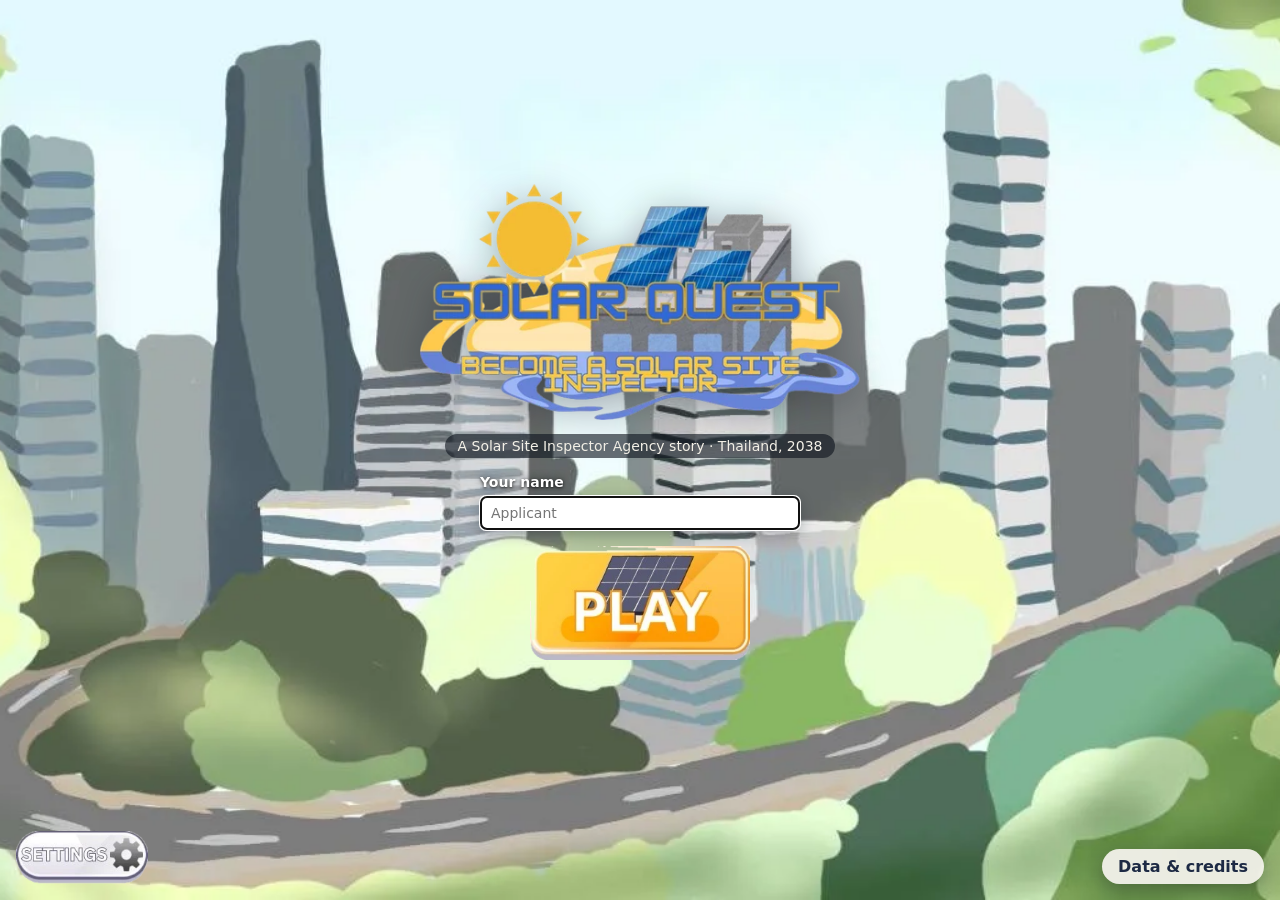
<file: index.html>
<!doctype html>
<html lang="en">
<head>
  <meta charset="utf-8">
  <meta name="viewport" content="width=device-width, initial-scale=1, viewport-fit=cover">
  <title>Solar Quest — SSIA Assessment</title>
  <link rel="icon" href="icons/icon-192.png">
  <link rel="manifest" href="manifest.webmanifest">
  <link rel="apple-touch-icon" href="icons/apple-touch-icon.png">
  <meta name="theme-color" content="#1d2a44">
  <meta name="apple-mobile-web-app-capable" content="yes">
  <meta name="apple-mobile-web-app-title" content="Solar Quest">
  <link rel="stylesheet" href="vendor/maplibre-gl.css">
  <link rel="stylesheet" href="style.css">
  <script>
    /* show the first script error on screen (plain ES5 so it runs on any browser): lets players screenshot it */
    (function () {
      var shown = false;
      function report(msg) {
        if (shown || !document.body) return; shown = true;
        var d = document.createElement("div");
        d.className = "err-bar";
        d.textContent = "Something went wrong / เกิดข้อผิดพลาด: " + msg + " — " + navigator.userAgent;
        d.onclick = function () { d.parentNode.removeChild(d); };
        document.body.appendChild(d);
      }
      window.addEventListener("error", function (e) {
        if (e.message) report(e.message + " (" + String(e.filename || "").split("/").pop() + ":" + e.lineno + ")");
      });
      window.addEventListener("unhandledrejection", function (e) {
        report(String(e.reason && (e.reason.message || e.reason)));
      });
    })();
  </script>
  <script src="vendor/maplibre-gl.js"></script>
  <script src="vendor/proj4.js"></script>
  <script src="credits.js"></script>
  <script src="engine.js"></script>
</head>
<body>
  <!-- Missing UI art (spec §8 "Assets still needed") is drawn with plain CSS and marked .ph -->

  <!-- title screen (bg-start) -->
  <section id="title" class="screen active scene" data-bg="bg-start">
    <div class="title-stack">
      <div class="title-card">
        <h1 class="sr-only">Solar Quest</h1>
        <img id="logo" class="logo-img" alt="Solar Quest: become a solar site inspector">
      </div>
      <p class="tagline" data-t="title_tagline">A Solar Site Inspector Agency story · Thailand, 2038</p>
      <label class="field"><span data-t="your_name">Your name</span>
        <input id="player-name" maxlength="24" autocomplete="nickname" data-t-ph="name_placeholder" placeholder="Applicant">
      </label>
      <div class="title-actions">
        <button id="btn-play" class="img-btn play"><img alt=""></button>
        <button id="btn-new" class="link hidden" data-t="new_game">New game</button>
      </div>
    </div>
    <button class="img-btn settings title-corner left" data-settings data-t-title="settings"><img class="settings-img" alt="Settings"></button>
    <button id="btn-title-credits" class="title-corner right credits-pill" data-t="data_credits">Data &amp; credits</button>
  </section>

  <!-- prologue narration on black -->
  <section id="prologue" class="screen" tabindex="-1">
    <p id="narration" class="narration"></p>
    <div class="narration-next" data-t="tap_next">▼ tap or press Space</div>
    <button id="btn-skip" class="skip" data-t="skip">Skip ▸▸</button>
  </section>

  <!-- the applicant's desk (bg-work): greeting, then the camera moves into the monitor -->
  <section id="office" class="screen scene" data-bg="bg-work"></section>
  <!-- the day loop: office (outside), house, door, TV (the picture is set by scene() in app.js) -->
  <section id="stage" class="screen scene"></section>
  <section id="daycard" class="screen"><p id="daycard-text" class="daycard"></p><p id="daycard-sub" class="daycard-sub"></p></section>

  <!-- in-game computer: the exercise list and credits are windows on a desktop -->
  <section id="home" class="screen desktop">
    <div class="desk-icons">
      <button class="desk-icon" data-open="win-exercises"><span class="ico ico-folder"></span><span data-t="icon_assessments">Assessments</span></button>
      <button class="desk-icon" data-open="win-credits"><span class="ico ico-doc"></span><span data-t="data_credits">Data &amp; credits</span></button>
      <button class="desk-icon" data-settings><span class="ico ico-gear">⚙</span><span data-t="settings">Settings</span></button>
      <button class="desk-icon" id="btn-tutorial"><span class="ico ico-help">?</span><span data-t="icon_tutorial">Tutorial</span></button>
      <button class="desk-icon" id="btn-replay"><span class="ico ico-film"></span><span data-t="icon_intro">Intro</span></button>
      <button class="desk-icon" id="btn-signout"><span class="ico ico-door"></span><span data-t="icon_signout">Sign out</span></button>
    </div>

    <div id="win-exercises" class="win" style="--x: 14%; --y: 6%">
      <div class="win-bar"><span class="win-title" data-t="win_exercises">SSIA · Applicant assessment</span>
        <button class="win-btn" data-min aria-label="Minimise">–</button>
        <button class="win-btn" data-close aria-label="Close">×</button></div>
      <div class="win-body">
        <p class="hello"><span data-t="signed_in_as">Signed in as</span> <strong id="who"></strong></p>
        <h2 data-t="exercises_heading">Assessment exercises</h2>
        <div id="day-done" class="day-done hidden"><span data-t="day_done">Today's exercise is done. Time to go home.</span>
          <button id="btn-end-day-home" class="primary" data-t="end_day">End the day ▸</button></div>
        <ol id="level-list" class="level-list"></ol>
        <p class="fine" data-t="exercises_fine">Exercises unlock in order. A grade of B or better confirms a pass.</p>
      </div>
    </div>

    <div id="win-credits" class="win wide hidden" style="--x: 6%; --y: 4%">
      <div class="win-bar"><span class="win-title" data-t="data_credits">Data &amp; credits</span>
        <button class="win-btn" data-min aria-label="Minimise">–</button>
        <button class="win-btn" data-close aria-label="Close">×</button></div>
      <div class="win-body credits-body">
        <section class="team" hidden></section>
        <p data-t="credits_intro">Every data source behind the exercises.</p>
        <div class="credits-wrap"><table class="credits" id="credits-table"></table></div>
        <p class="fine"><a href="privacy.html" target="_blank" rel="noopener" data-t="privacy_policy">Privacy policy</a> ·
          <button id="btn-delete-me" class="link danger" data-t="reset_progress">Erase my name and progress on this device</button></p>
      </div>
    </div>

    <footer class="taskbar">
      <button class="start-btn" data-open="win-exercises" title="SSIA"><span class="seal tiny">SSIA</span></button>
      <div id="task-wins" class="task-wins"></div>
      <button class="task-gear" data-settings data-t-title="settings">⚙</button>
      <div id="clock" class="clock"></div>
    </footer>
  </section>

  <section id="game" class="screen">
    <header class="topbar">
      <button id="btn-home" class="ghost" data-t="back_desktop">◂ Desktop</button>
      <div class="title"><span id="lv-num"></span> <strong id="lv-title"></strong> <span id="lv-season" class="muted"></span></div>
      <div class="budget" aria-live="polite">
        <div class="budget-label"><span data-t="budget">Budget</span> <span id="budget-text">–</span></div>
        <div class="meter ph" title="Placeholder budget meter"><div id="budget-fill"></div></div>
      </div>
      <div id="timer" class="timer hidden"></div>
      <button id="btn-submit" class="primary" disabled data-t="submit_site">Submit site</button>
    </header>

    <div class="game-body">
      <div class="map-wrap">
        <div id="map"></div>
        <div class="tools">
          <button data-tool="rect" class="tool" data-t="tool_rect">▭ Rectangle</button>
          <button data-tool="poly" class="tool" data-t="tool_poly">⬠ Polygon</button>
          <button id="btn-add-site" class="tool">+ Site</button>
          <button id="btn-box" class="tool hidden" data-t="tool_box">⬚ Drag-select roofs</button>
          <button id="btn-clear" class="tool" data-t="tool_clear">✕ Clear</button>
          <button id="btn-basemap" class="tool">Basemap: satellite</button>
        </div>
        <div id="draw-help" class="draw-help hidden"></div>
        <div id="timeline" class="timeline hidden">
          <label class="tl-toggle"><input type="checkbox" id="tl-show"> <span data-t="flood_timeline">Flood timeline</span></label>
          <button id="tl-play" class="ghost small" aria-label="Play">▶</button>
          <input type="range" id="tl-range" min="0" max="0" value="0" aria-label="Flood timeline date">
          <span id="tl-date" class="muted"></span>
        </div>
        <div id="sat-hud" class="sat-hud">
          <img id="sat-img" alt="SAT, orbital data feed">
          <div>
            <div class="sat-name" data-t="sat_name">SAT · orbital feed</div>
            <div id="sat-status" class="sat-status"></div>
            <button id="btn-hint" class="ghost small hidden" data-t="ask_hint">Ask for a hint</button>
          </div>
        </div>
      </div>

      <aside class="panel">
        <nav class="tabs" role="tablist">
          <button role="tab" data-tab="dash" class="active" data-t="tab_dashboard">Dashboard</button>
          <button role="tab" data-tab="sv" data-t="tab_photos">Street photos</button>
          <button role="tab" data-tab="reveal" class="hidden" id="tabbtn-reveal" data-t="tab_result">Result</button>
          <button id="btn-panel" class="panel-toggle" aria-expanded="true" data-t-title="panel_hide" title="Hide the panel">▾</button>
        </nav>
        <div id="tab-dash" class="tab active">
          <div id="fp-summary" class="fp-summary muted">Place a footprint to read values inside it.</div>
          <div id="cards"></div>
        </div>
        <div id="tab-sv" class="tab">
          <p class="muted small" data-t="photos_intro">Ground-truth imagery at the mission's anchor points.</p>
          <div id="sv-buttons" class="sv-buttons"></div>
          <div id="sv-view" class="sv-view"></div>
        </div>
        <div id="tab-reveal" class="tab"></div>
      </aside>
    </div>
  </section>

  <!-- briefing memo -->
  <div id="memo" class="overlay hidden">
    <article class="memo-sheet">
      <div class="letterhead ph" title="Placeholder letterhead">
        <div class="seal small">SSIA</div>
        <div><span data-t="agency_name">SOLAR SITE INSPECTOR AGENCY</span><br><span data-t="memo_sub">Training Division · Internal memorandum</span></div>
      </div>
      <pre id="memo-text"></pre>
      <button id="memo-ok" class="primary" data-t="memo_ack">Acknowledge</button>
    </article>
  </div>

  <!-- visual-novel dialogue -->
  <div id="spot" class="spot hidden" aria-hidden="true"></div>   <!-- tutorial: frames what SAT is talking about -->
  <!-- practice: SAT's current instruction, which stays up while the player does it (app.js: coachUntil) -->
  <div id="coach" class="coach hidden" role="status" aria-live="polite">
    <img id="coach-img" alt="SAT"><div><div class="vn-name">SAT · orbital feed</div><div id="coach-text"></div></div>
  </div>
  <div id="vn" class="overlay vn hidden" tabindex="-1">
    <img id="vn-left" class="bust left" alt="">
    <img id="vn-right" class="bust right" alt="">
    <div class="vn-box">
      <img id="vn-sat" class="vn-sat hidden" alt="SAT">
      <div class="vn-name" id="vn-name"></div>
      <div class="vn-text" id="vn-text"></div>
      <div class="vn-next" data-t="tap_next">▼ tap or press Space</div>
    </div>
  </div>

  <!-- settings -->
  <div id="settings" class="overlay hidden">
    <div class="settings-card" role="dialog" aria-labelledby="settings-h">
      <h2 id="settings-h" data-t="settings">Settings</h2>
      <fieldset class="lang-pick">
        <legend data-t="language">Language</legend>
        <label><input type="radio" name="lang" value="th"> <span data-t="lang_th">ไทย</span></label>
        <label><input type="radio" name="lang" value="en"> <span data-t="lang_en">English</span></label>
      </fieldset>
      <fieldset class="lang-pick">
        <legend data-t="sound">Sound</legend>
        <label><input type="checkbox" id="sound-on" checked> <span data-t="sound_on">Music and sound effects</span></label>
        <label class="vol"><span data-t="vol_music">Music and ambience</span><input type="range" id="vol-music" min="0" max="100" step="5"><output id="vol-music-v"></output></label>
        <label class="vol"><span data-t="vol_sfx">Sound effects</span><input type="range" id="vol-sfx" min="0" max="100" step="5"><output id="vol-sfx-v"></output></label>
        <label class="vol"><span data-t="vol_voice">Dialogue</span><input type="range" id="vol-voice" min="0" max="100" step="5"><output id="vol-voice-v"></output></label>
      </fieldset>
      <button id="settings-close" class="primary" data-t="close">Close</button>
    </div>
  </div>

  <!-- yes / no question (confirmBox in app.js) -->
  <div id="confirm" class="overlay hidden">
    <div class="settings-card" role="alertdialog" aria-labelledby="confirm-text">
      <h2 id="confirm-title"></h2>
      <p id="confirm-text"></p>
      <div class="confirm-actions"><button id="confirm-no" data-t="cancel">Cancel</button>
        <button id="confirm-yes" class="primary"></button></div>
    </div>
  </div>

  <!-- data & credits from the title screen (the desktop has its own window) -->
  <div id="title-credits" class="overlay hidden">
    <div class="credits-card" role="dialog" aria-labelledby="title-credits-h">
      <div class="credits-card-head">
        <h2 id="title-credits-h" data-t="data_credits">Data &amp; credits</h2>
        <button id="title-credits-close" class="primary" data-t="close">Close</button>
      </div>
      <section class="team" hidden></section>
      <p data-t="credits_intro">Every data source behind the exercises.</p>
      <div class="credits-wrap"><table class="credits"></table></div>
      <p class="fine"><a href="privacy.html" target="_blank" rel="noopener" data-t="privacy_policy">Privacy policy</a></p>
    </div>
  </div>

  <!-- black screen between pages (showScreen in app.js); "boot" fades the game in on first load -->
  <div id="fader" class="fader boot" aria-hidden="true"></div>

  <div id="toast" class="toast hidden" role="status"><img id="toast-img" alt=""><div id="toast-text"></div></div>

  <script src="sound.js"></script>
  <script src="app.js"></script>
  <script>
    if ("serviceWorker" in navigator) addEventListener("load", () => {
      const hadOne = !!navigator.serviceWorker.controller;
      navigator.serviceWorker.register("sw.js").catch(() => {});
      // a new version took over while this page runs older code: reload at the next safe moment (app.js: safeReload)
      navigator.serviceWorker.addEventListener("controllerchange", () => { if (hadOne) { window.SQ_UPDATE = true; window.safeReload && safeReload(); } });
    });
  </script>
</body>
</html>
</file>
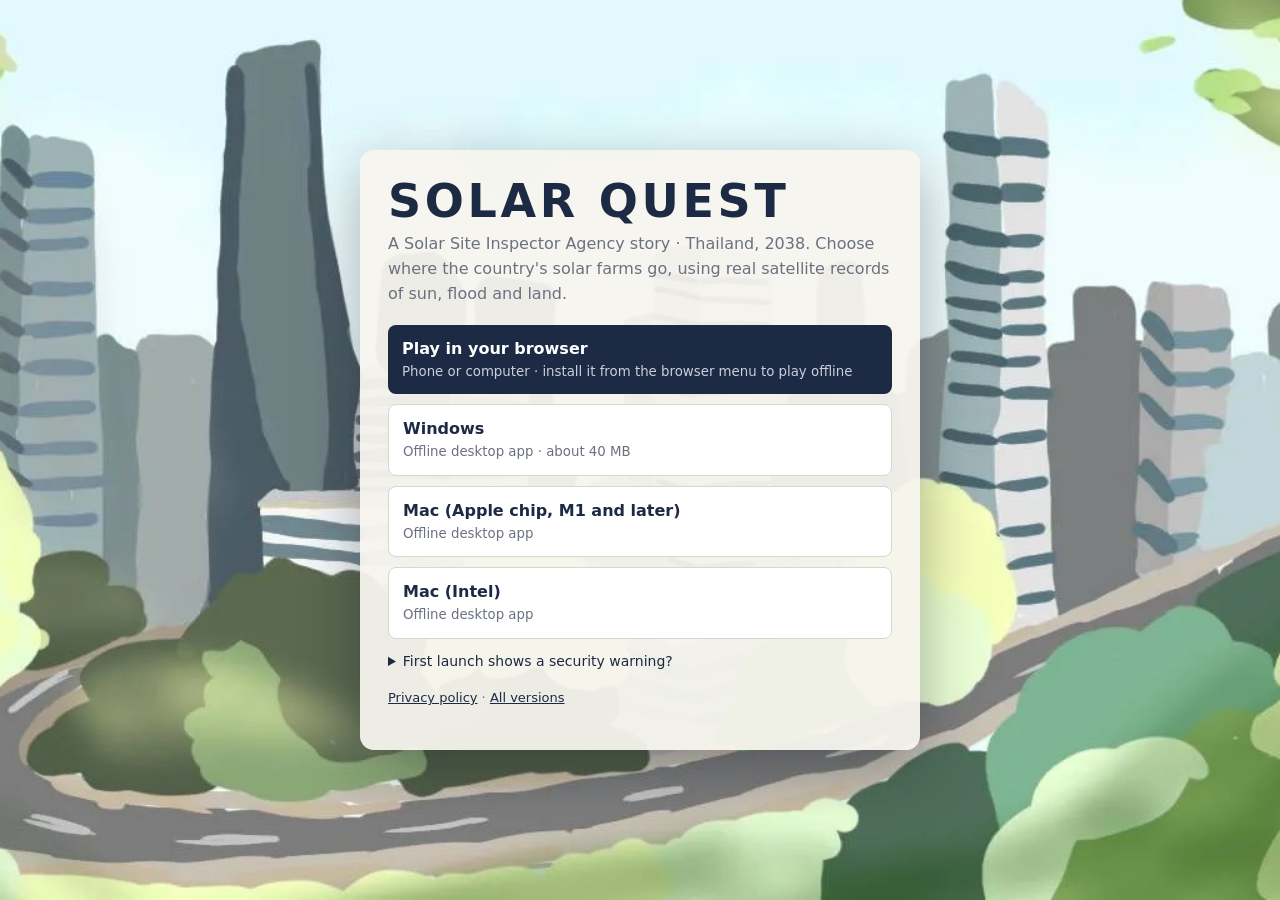
<file: download.html>
<!doctype html>
<html lang="en">
<head>
  <meta charset="utf-8">
  <meta name="viewport" content="width=device-width, initial-scale=1">
  <title>Solar Quest — download</title>
  <meta name="description" content="Solar Quest: a visual-novel game about siting solar farms in Thailand on real flood, sun and land data.">
  <link rel="icon" href="icons/icon-192.png">
  <style>
    :root { --navy: #1d2a44; --gold: #e8b33a; --paper: #f7f5ef; --muted: #6b7180; }
    * { box-sizing: border-box; }
    body { margin: 0; font: 16px/1.55 system-ui, sans-serif; color: #1b1f27; background: var(--navy); }
    .hero { min-height: 100vh; display: grid; place-items: center; padding: 24px 16px;
      background: url("art/bg-start_1280.webp") center / cover no-repeat; }
    .card { width: min(560px, 100%); background: rgba(247,245,239,.94); border-radius: 14px; padding: 28px;
      box-shadow: 0 18px 60px rgba(15,20,32,.35); }
    h1 { margin: 0; color: var(--navy); letter-spacing: .08em; font-size: clamp(32px, 7vw, 46px); line-height: 1; }
    .tag { color: var(--muted); margin: 8px 0 18px; }
    .btns { display: grid; gap: 10px; }
    a.btn { display: block; padding: 12px 14px; border-radius: 8px; text-decoration: none; color: #fff;
      background: var(--navy); font-weight: 600; }
    a.btn small { display: block; font-weight: 400; color: #c9cfdd; }
    a.btn.alt { background: #fff; color: var(--navy); border: 1px solid #d9d6cc; }
    a.btn.alt small { color: var(--muted); }
    .fine { font-size: 13px; color: var(--muted); margin-top: 16px; }
    .fine a { color: var(--navy); }
    details { margin-top: 12px; font-size: 14px; } summary { cursor: pointer; color: var(--navy); }
  </style>
</head>
<body>
<section class="hero">
  <div class="card">
    <h1>SOLAR QUEST</h1>
    <p class="tag">A Solar Site Inspector Agency story · Thailand, 2038. Choose where the country's solar farms go,
      using real satellite records of sun, flood and land.</p>
    <div class="btns">
      <a class="btn" href="./">Play in your browser<small>Phone or computer · install it from the browser menu to play offline</small></a>
      <a class="btn alt" href="{{PLAY_URL}}" id="play">Get it on Google Play<small>Android</small></a>
      <a class="btn alt" href="https://github.com/lolpopo567/SolarQuest/releases/latest/download/SolarQuest-Windows.zip">Windows<small>Offline desktop app · about 40 MB</small></a>
      <a class="btn alt" href="https://github.com/lolpopo567/SolarQuest/releases/latest/download/SolarQuest-macOS-AppleSilicon.zip">Mac (Apple chip, M1 and later)<small>Offline desktop app</small></a>
      <a class="btn alt" href="https://github.com/lolpopo567/SolarQuest/releases/latest/download/SolarQuest-macOS-Intel.zip">Mac (Intel)<small>Offline desktop app</small></a>
    </div>
    <details>
      <summary>First launch shows a security warning?</summary>
      <p>The desktop apps are not code-signed yet. <b>Windows:</b> "Windows protected your PC" → <i>More info</i> →
        <i>Run anyway</i>. <b>Mac:</b> right-click the app → <i>Open</i> → <i>Open</i> (or System Settings → Privacy
        &amp; Security → <i>Open Anyway</i>). Unzip first, then run <i>SolarQuest</i>.</p>
    </details>
    <p class="fine"><a href="privacy.html">Privacy policy</a> ·
      <a href="https://github.com/lolpopo567/SolarQuest/releases">All versions</a></p>
  </div>
</section>
<script>
  // hide the Play button until the store listing exists
  if (document.getElementById("play").getAttribute("href").startsWith("{{")) document.getElementById("play").remove();
</script>
</body>
</html>
</file>
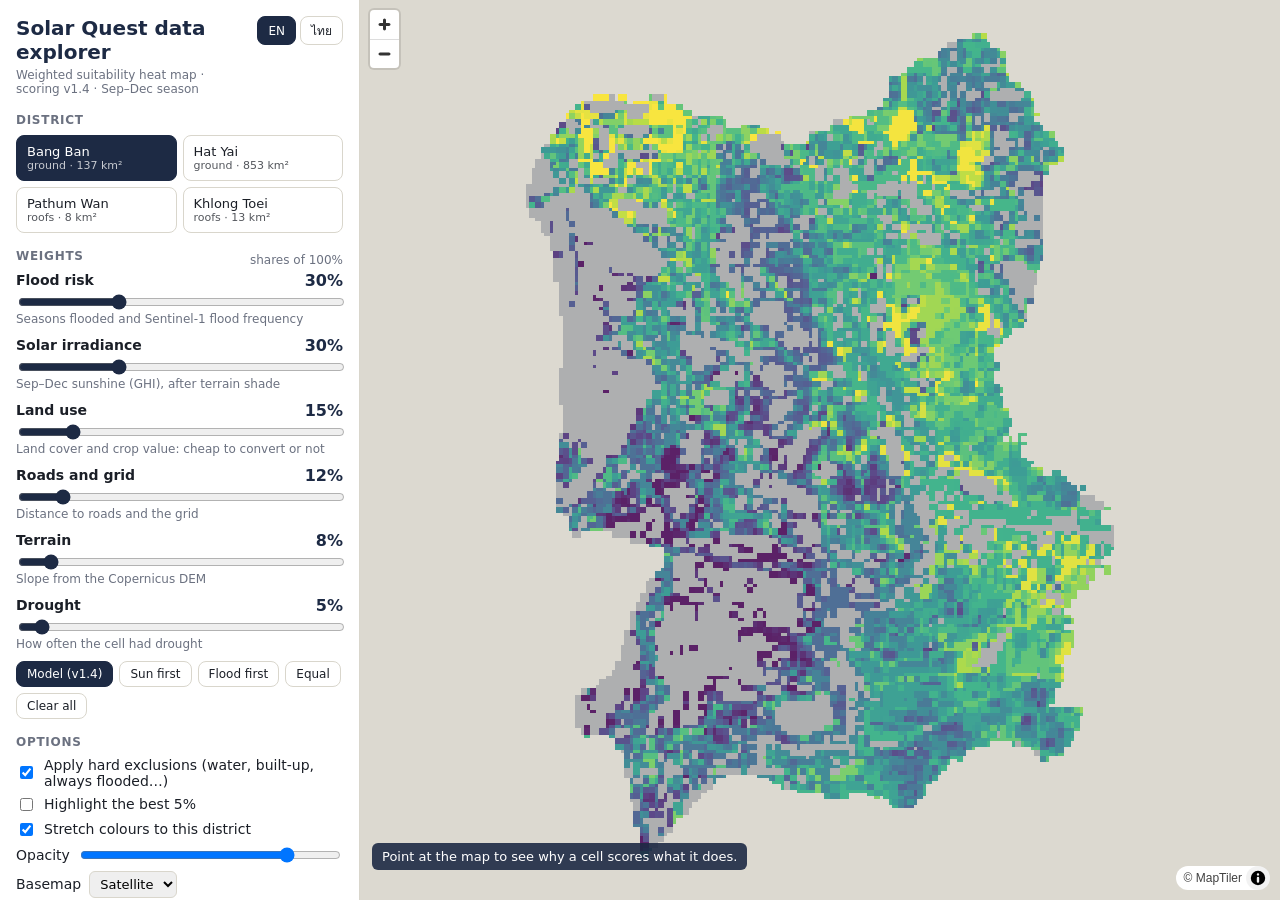
<file: explore.html>
<!doctype html>
<html lang="en">
<head>
  <meta charset="utf-8">
  <meta name="viewport" content="width=device-width, initial-scale=1">
  <title>Solar Quest Data Explorer</title>
  <meta name="robots" content="noindex">
  <link rel="icon" href="icons/icon-192.png">
  <link rel="stylesheet" href="vendor/maplibre-gl.css">
  <script src="vendor/maplibre-gl.js"></script>
  <script src="vendor/proj4.js"></script>
  <style>
    /* Data explorer: a weighted heat map with live weights, for presentations. Not linked from the game. */
    :root { --navy: #1d2a44; --gold: #e8b33a; --paper: #f7f5ef; --ink: #1b1f27; --muted: #6b7180; --line: #d9d6cc;
            --panel: #ffffff; --bad: #b8432f; font-family: "IBM Plex Sans", system-ui, -apple-system, "Segoe UI", "Noto Sans Thai", "Leelawadee UI", Tahoma, sans-serif; }
    * { box-sizing: border-box; }
    html, body { margin: 0; height: 100%; background: var(--paper); color: var(--ink); }
    .app { display: grid; grid-template-columns: 360px 1fr; height: 100%; }
    .rail { overflow: auto; background: var(--panel); border-right: 1px solid var(--line); padding: 16px; display: flex; flex-direction: column; gap: 16px; }
    .mapbox { position: relative; min-height: 0; }
    #map { position: absolute; inset: 0; background: #dcd9d0; }
    h1 { margin: 0; font-size: 20px; color: var(--navy); line-height: 1.2; }
    h1 small { display: block; font-size: 12px; font-weight: 500; color: var(--muted); margin-top: 4px; }
    h2 { margin: 0 0 8px; font-size: 12px; text-transform: uppercase; letter-spacing: .06em; color: var(--muted); }
    .row { display: flex; gap: 8px; align-items: center; justify-content: space-between; }
    .seg { display: grid; grid-template-columns: 1fr 1fr; gap: 6px; }
    .seg button, .presets button, .lang button { font: inherit; font-size: 13px; padding: 8px 10px; border-radius: 8px; border: 1px solid var(--line);
      background: #fff; color: var(--ink); cursor: pointer; text-align: left; }
    .seg button[aria-pressed="true"], .presets button[aria-pressed="true"], .lang button[aria-pressed="true"] { background: var(--navy); color: #fff; border-color: var(--navy); }
    .seg button small { display: block; font-size: 11px; opacity: .75; }
    .lang { display: flex; gap: 4px; } .lang button { padding: 4px 10px; font-size: 12px; }
    .w { display: grid; grid-template-columns: 1fr 52px; gap: 2px 10px; align-items: center; margin-bottom: 10px; }
    .w label { font-size: 14px; font-weight: 600; }
    .w .share { text-align: right; font-variant-numeric: tabular-nums; font-weight: 700; color: var(--navy); }
    .w input[type=range] { grid-column: 1 / -1; width: 100%; accent-color: var(--navy); }
    .w .desc { grid-column: 1 / -1; font-size: 12px; color: var(--muted); margin-top: -2px; }
    .presets { display: flex; flex-wrap: wrap; gap: 6px; }
    .presets button { padding: 5px 10px; font-size: 12px; }
    .opts label { display: flex; gap: 8px; align-items: center; font-size: 14px; margin: 6px 0; cursor: pointer; }
    .opts select { font: inherit; font-size: 13px; padding: 4px 6px; border-radius: 6px; border: 1px solid var(--line); }
    .legend .ramp { height: 12px; border-radius: 6px; }
    .legend .ends { display: flex; justify-content: space-between; font-size: 12px; color: var(--muted); margin-top: 3px; }
    .legend .ex { display: flex; gap: 6px; align-items: center; font-size: 12px; color: var(--muted); margin-top: 6px; }
    .legend .ex i { width: 14px; height: 10px; background: #8b8f97; border-radius: 2px; display: inline-block; }
    .stats { display: grid; grid-template-columns: 1fr 1fr; gap: 8px; }
    .stat { background: var(--paper); border-radius: 8px; padding: 8px 10px; }
    .stat b { display: block; font-size: 20px; color: var(--navy); font-variant-numeric: tabular-nums; }
    .stat span { font-size: 12px; color: var(--muted); }
    #hist { width: 100%; height: 70px; display: block; }
    .note { font-size: 12px; color: var(--muted); line-height: 1.5; }
    .card { position: absolute; right: 12px; top: 12px; width: min(330px, calc(100% - 24px)); background: rgba(255,255,255,.97);
      border-radius: 10px; box-shadow: 0 6px 24px rgba(0,0,0,.25); padding: 12px 14px; font-size: 13px; z-index: 3; }
    .card .big { font-size: 30px; font-weight: 700; color: var(--navy); line-height: 1; }
    .card .big small { font-size: 13px; color: var(--muted); font-weight: 500; }
    .card table { width: 100%; border-collapse: collapse; margin-top: 8px; }
    .card td { padding: 4px 0; vertical-align: top; border-top: 1px solid #eee; }
    .card td.pts { text-align: right; font-weight: 700; font-variant-numeric: tabular-nums; white-space: nowrap; padding-left: 8px; }
    .bar { height: 5px; background: #e8e6df; border-radius: 3px; margin-top: 3px; } .bar i { display: block; height: 100%; border-radius: 3px; background: var(--navy); }
    .raw { color: var(--muted); font-size: 12px; }
    .excl { color: var(--bad); font-weight: 600; margin-top: 4px; }
    .hint { position: absolute; left: 12px; bottom: 30px; background: rgba(29,42,68,.9); color: #fff; padding: 6px 10px; border-radius: 6px; font-size: 13px; z-index: 2; }
    .status { position: absolute; inset: 0; display: grid; place-items: center; z-index: 4; background: rgba(247,245,239,.7); font-weight: 600; color: var(--navy); }
    [hidden] { display: none !important; }
    @media (max-width: 820px) {
      .app { grid-template-columns: 1fr; grid-template-rows: 55vh minmax(0, 1fr); }
      .mapbox { order: -1; }
      .rail { border-right: 0; border-top: 1px solid var(--line); }
      .card { top: auto; bottom: 8px; right: 8px; max-height: 45%; overflow: auto; }
      .hint { display: none; }
    }
  </style>
</head>
<body>
<div class="app">
  <aside class="rail">
    <div class="row" style="align-items: flex-start">
      <h1 data-t="title">Solar Quest data explorer<small data-t="subtitle">Weighted suitability heat map · scoring v1.4 · Sep–Dec season</small></h1>
      <div class="lang"><button data-lang="en" aria-pressed="true">EN</button><button data-lang="th">ไทย</button></div>
    </div>

    <section><h2 data-t="district">District</h2><div class="seg" id="districts"></div></section>

    <section>
      <div class="row"><h2 data-t="weights">Weights</h2><span class="note" data-t="weights_note">shares of 100%</span></div>
      <div id="weights"></div>
      <div class="presets" id="presets"></div>
    </section>

    <section class="opts">
      <h2 data-t="options">Options</h2>
      <label><input type="checkbox" id="o-excl" checked> <span data-t="o_excl">Apply hard exclusions (water, built-up, always flooded…)</span></label>
      <label><input type="checkbox" id="o-top"> <span data-t="o_top">Highlight the best 5%</span></label>
      <label><input type="checkbox" id="o-stretch" checked> <span data-t="o_stretch">Stretch colours to this district</span></label>
      <label><span data-t="o_opacity">Opacity</span> <input type="range" id="o-op" min="20" max="100" value="85" style="flex:1"></label>
      <label><span data-t="o_base">Basemap</span> <select id="o-base"></select></label>
    </section>

    <section class="legend">
      <h2 data-t="legend">Suitability</h2>
      <div class="ramp" id="ramp"></div>
      <div class="ends"><span id="lo">0</span><span data-t="poor_good">poor → good</span><span id="hi">100</span></div>
      <div class="ex"><i></i><span data-t="excluded">excluded by a hard rule</span></div>
    </section>

    <section>
      <h2 data-t="this_map">With these weights</h2>
      <div class="stats">
        <div class="stat"><b id="s-med">–</b><span data-t="s_med">median score</span></div>
        <div class="stat"><b id="s-top">–</b><span data-t="s_top">best 5% start at</span></div>
        <div class="stat"><b id="s-good">–</b><span id="s-good-l" data-t="s_good">km² scoring 75+</span></div>
        <div class="stat"><b id="s-elig">–</b><span id="s-elig-l" data-t="s_elig">km² eligible</span></div>
      </div>
      <svg id="hist" viewBox="0 0 200 70" preserveAspectRatio="none" aria-label="Score distribution"></svg>
      <p class="note" data-t="hist_note">Distribution of eligible cells (0–100). Move a slider and watch the map and the histogram change.</p>
    </section>

    <p class="note" data-t="about">Each cell (100 m) or roof gets a 0–1 score per factor from open data (Sentinel-1 flood seasons, Global Solar Atlas, ESA WorldCover, Copernicus DEM, GISTDA drought, OpenStreetMap). Suitability = 100 × Σ weight × factor score. The game uses the model weights.</p>
  </aside>

  <div class="mapbox">
    <div id="map"></div>
    <div class="card" id="card" hidden></div>
    <div class="hint" id="hint" data-t="hint_ground">Point at the map to see why a cell scores what it does.</div>
    <div class="status" id="status">Loading…</div>
  </div>
</div>

<script>
"use strict";
/* ------------------------------------------------------------------ text (Thai keeps technical terms English; province and district names are Thai) */
const TEXT = {
  en: {},
  th: {
    title: "Solar Quest data explorer", subtitle: "Heat map ความเหมาะสมแบบถ่วงน้ำหนัก · scoring v1.4 · ฤดู ก.ย.–ธ.ค.",
    district: "อำเภอ / เขต", weights: "น้ำหนัก", weights_note: "สัดส่วนรวม 100%", options: "ตัวเลือก",
    o_excl: "ใช้ hard exclusion (แหล่งน้ำ สิ่งปลูกสร้าง ท่วมทุกปี…)", o_top: "เน้น 5% ที่ดีที่สุด", o_stretch: "ปรับช่วงสีตามอำเภอนี้",
    o_opacity: "ความทึบ", o_base: "Basemap", legend: "ความเหมาะสม", poor_good: "ไม่ดี → ดี", excluded: "ถูก exclude ตามกฎ",
    this_map: "ด้วยน้ำหนักชุดนี้", s_med: "คะแนนมัธยฐาน", s_top: "5% ที่ดีที่สุดเริ่มที่", s_good: "km² ที่ได้ 75 ขึ้นไป", s_elig: "km² ที่ใช้ได้",
    s_good_roofs: "หลังคาที่ได้ 75 ขึ้นไป", s_elig_roofs: "หลังคาทั้งหมด",
    hist_note: "การกระจายของคะแนน (0–100) เลื่อน slider แล้วดูแผนที่กับ histogram เปลี่ยนตาม",
    about: "แต่ละช่อง (100 m) หรือหลังคา ได้คะแนน 0–1 ต่อปัจจัยจากข้อมูลเปิด (Sentinel-1 flood seasons, Global Solar Atlas, ESA WorldCover, Copernicus DEM, GISTDA drought, OpenStreetMap) ความเหมาะสม = 100 × Σ น้ำหนัก × คะแนนปัจจัย เกมใช้น้ำหนักของ model",
    hint_ground: "ชี้ที่แผนที่เพื่อดูว่าทำไมช่องนั้นได้คะแนนเท่านี้", hint_roofs: "แตะหลังคาเพื่อดูรายละเอียดคะแนน",
    p_model: "Model (v1.4)", p_sun: "เน้นแดด", p_flood: "เน้นน้ำท่วม", p_equal: "เท่ากันหมด", p_zero: "ล้างทั้งหมด",
    suit: "ความเหมาะสม", factor: "ปัจจัย", pts: "คะแนน", ground: "พื้นดิน", roofs: "หลังคา", no_weights: "ตั้งน้ำหนักอย่างน้อยหนึ่งปัจจัย",
    loading: "กำลังโหลด…", base_sat: "ภาพดาวเทียม", base_streets: "แผนที่ถนน", base_none: "ไม่มี",
  },
};
const EN = {
  p_model: "Model (v1.4)", p_sun: "Sun first", p_flood: "Flood first", p_equal: "Equal", p_zero: "Clear all",
  suit: "Suitability", factor: "Factor", pts: "points", ground: "ground", roofs: "roofs", no_weights: "Set at least one weight",
  s_good_roofs: "roofs scoring 75+", s_elig_roofs: "roofs", hint_roofs: "Tap a roof to see its score broken down.",
  loading: "Loading…", base_sat: "Satellite", base_streets: "Streets", base_none: "None",
};
let lang = "en";
try { lang = localStorage.getItem("sq_lang") === "th" ? "th" : "en"; } catch { /* private mode */ }
const t = (k) => (TEXT[lang] && TEXT[lang][k]) || EN[k] || (document.querySelector(`[data-t="${k}"]`) || {}).dataset?.en || k;
document.querySelectorAll("[data-t]").forEach((el) => { el.dataset.en = el.innerHTML; });
function applyText() {
  document.documentElement.lang = lang;
  document.querySelectorAll("[data-t]").forEach((el) => {
    const v = TEXT[lang] && TEXT[lang][el.dataset.t];
    el.innerHTML = v ? (el.dataset.t === "title" ? `${v}<small>${TEXT[lang].subtitle}</small>` : v) : el.dataset.en;
  });
  document.querySelectorAll(".lang button").forEach((b) => b.setAttribute("aria-pressed", b.dataset.lang === lang));
}
const FACTOR_TH = { flood_score: "ความเสี่ยงน้ำท่วม", solar_score: "แสงแดด", landuse_score: "การใช้ที่ดิน", access_score: "ถนนและสายส่ง",
                    terrain_score: "ภูมิประเทศ", drought_score: "ภัยแล้ง", rooftop_score: "ขนาดหลังคา", demand_score: "ความต้องการไฟในอาคาร" };
const DISTRICT_TH = { BANGBAN: "บางบาล", HATYAI: "หาดใหญ่", PATHUMWAN: "ปทุมวัน", KHLONGTOEI: "คลองเตย" };
const dname = (d) => (lang === "th" && DISTRICT_TH[d.id]) || d.name;
const label = (f) => (lang === "th" && FACTOR_TH[f.id]) || f.label;
const FACTOR_DESC = {
  en: { flood_score: "Seasons flooded and Sentinel-1 flood frequency", solar_score: "Sep–Dec sunshine (GHI), after terrain shade",
        landuse_score: "Land cover and crop value: cheap to convert or not", access_score: "Distance to roads and the grid",
        terrain_score: "Slope from the Copernicus DEM", drought_score: "How often the cell had drought",
        rooftop_score: "Usable roof area: bigger is cheaper per kW", demand_score: "Floors under the roof use the power" },
  th: { flood_score: "จำนวนฤดูที่ท่วมและความถี่น้ำท่วมจาก Sentinel-1", solar_score: "แสงแดดช่วง ก.ย.–ธ.ค. (GHI) หลังหักเงาภูมิประเทศ",
        landuse_score: "การใช้ที่ดินและมูลค่าพืช แปลงมาใช้ได้ถูกหรือไม่", access_score: "ระยะถึงถนนและสายส่ง",
        terrain_score: "ความลาดชันจาก Copernicus DEM", drought_score: "ความถี่ของภัยแล้ง",
        rooftop_score: "พื้นที่หลังคาที่ใช้ได้ ยิ่งใหญ่ต้นทุนต่อ kW ยิ่งต่ำ", demand_score: "จำนวนชั้นใต้หลังคาที่ใช้ไฟ" },
};

/* ------------------------------------------------------------------ data helpers */
const $ = (s) => document.querySelector(s);
const getJSON = async (p) => { const r = await fetch(p); if (!r.ok) throw new Error(`${p}: ${r.status}`); return r.json(); };
async function gunzip(r) {                                     // same as engine.js: DecompressionStream or vendor/fflate.js
  if (typeof DecompressionStream === "function" && r.body) return new Response(r.body.pipeThrough(new DecompressionStream("gzip"))).arrayBuffer();
  if (!window.fflate) await new Promise((ok, no) => { const s = document.createElement("script"); s.src = "vendor/fflate.js"; s.onload = ok; s.onerror = no; document.head.appendChild(s); });
  const out = fflate.gunzipSync(new Uint8Array(await r.arrayBuffer()));
  return out.byteOffset === 0 && out.byteLength === out.buffer.byteLength ? out.buffer : out.slice().buffer;
}
const arrays = new Map();
function getArray(p, Type) {
  if (!arrays.has(p)) arrays.set(p, fetch(p).then((r) => { if (!r.ok) throw new Error(p); return gunzip(r); }).then((b) => new Type(b)));
  return arrays.get(p);
}
// colour ramp: viridis-like, readable for colour-blind viewers, light high end
const STOPS = ["#440154", "#472d7b", "#3b528b", "#2c728e", "#21918c", "#28ae80", "#5ec962", "#addc30", "#fde725"];
const hex = (h) => [1, 3, 5].map((i) => parseInt(h.slice(i, i + 2), 16));
const LUT = new Uint8Array(256 * 3);
for (let i = 0; i < 256; i++) {
  const x = i / 255 * (STOPS.length - 1), k = Math.min(STOPS.length - 2, Math.floor(x)), f = x - k, a = hex(STOPS[k]), b = hex(STOPS[k + 1]);
  for (let c = 0; c < 3; c++) LUT[i * 3 + c] = Math.round(a[c] + (b[c] - a[c]) * f);
}
$("#ramp").style.background = `linear-gradient(90deg, ${STOPS.join(",")})`;
const quant = (arr, q) => { if (!arr.length) return NaN; const s = Float32Array.from(arr).sort(); return s[Math.min(s.length - 1, Math.floor(q * (s.length - 1)))]; };

/* ------------------------------------------------------------------ state */
const S = { man: null, cfg: null, meta: null, d: null, w: {}, map: null, D: null };
const PRESETS = {
  ground: { p_model: null, p_sun: { solar_score: 0.6, flood_score: 0.15, landuse_score: 0.1, access_score: 0.05, terrain_score: 0.05, drought_score: 0.05 },
            p_flood: { flood_score: 0.6, solar_score: 0.15, landuse_score: 0.1, access_score: 0.05, terrain_score: 0.05, drought_score: 0.05 } },
  roofs: { p_model: null, p_sun: { solar_score: 0.7, flood_score: 0.1, rooftop_score: 0.1, demand_score: 0.1 },
           p_flood: { flood_score: 0.6, solar_score: 0.2, rooftop_score: 0.1, demand_score: 0.1 } },
};
const factors = () => S.man.factors[S.d.kind];
const weightSum = () => factors().reduce((a, f) => a + (S.w[f.id] || 0), 0);

/* ------------------------------------------------------------------ weights UI */
function buildWeights() {
  const box = $("#weights"); box.innerHTML = "";
  for (const f of factors()) {
    const el = document.createElement("div"); el.className = "w";
    el.innerHTML = `<label for="w-${f.id}">${label(f)}</label><span class="share" id="sh-${f.id}"></span>
      <input type="range" id="w-${f.id}" min="0" max="100" step="1" value="${Math.round(100 * (S.w[f.id] || 0))}">
      <div class="desc">${FACTOR_DESC[lang][f.id] || ""}</div>`;
    el.querySelector("input").oninput = (e) => { S.w[f.id] = +e.target.value / 100; markPreset(null); schedule(); };
    box.appendChild(el);
  }
  const pb = $("#presets"); pb.innerHTML = "";
  for (const k of ["p_model", "p_sun", "p_flood", "p_equal", "p_zero"]) {
    const b = document.createElement("button"); b.dataset.p = k; b.textContent = t(k);
    b.onclick = () => setPreset(k); pb.appendChild(b);
  }
  showShares();
}
function setPreset(k) {
  const fs = factors(), P = PRESETS[S.d.kind][k];
  for (const f of fs) S.w[f.id] = k === "p_model" ? f.weight : k === "p_equal" ? 1 / fs.length : k === "p_zero" ? 0 : (P[f.id] || 0);
  for (const f of fs) $(`#w-${f.id}`).value = Math.round(100 * S.w[f.id]);
  markPreset(k); schedule();
}
function markPreset(k) { document.querySelectorAll("#presets button").forEach((b) => b.setAttribute("aria-pressed", b.dataset.p === k)); }
function showShares() {
  const sum = weightSum();
  for (const f of factors()) $(`#sh-${f.id}`).textContent = sum > 0 ? `${Math.round(100 * (S.w[f.id] || 0) / sum)}%` : "–";
}

/* ------------------------------------------------------------------ map */
function basemapStyle() {
  const b = S.cfg.basemaps, sources = {}, layers = [{ id: "bg", type: "background", paint: { "background-color": "#dcd9d0" } }];
  for (const id of ["satellite", "streets"]) if (b[id]) {
    sources[id] = { type: "raster", tiles: b[id].tiles, tileSize: b[id].tileSize || 256, attribution: b[id].attribution, maxzoom: 19 };
    layers.push({ id, type: "raster", source: id, layout: { visibility: "none" } });
  }
  return { version: 8, sources, layers };
}
function setBase(name) {
  for (const id of ["satellite", "streets"]) if (S.map.getLayer(id)) S.map.setLayoutProperty(id, "visibility", id === name ? "visible" : "none");
}
function initMap() {
  S.map = new maplibregl.Map({ container: "map", style: basemapStyle(), center: [100.5, 13.7], zoom: 9,
                               attributionControl: { compact: true }, dragRotate: false, pitchWithRotate: false });
  S.map.addControl(new maplibregl.NavigationControl({ showCompass: false }), "top-left");
  const sel = $("#o-base"), b = S.cfg.basemaps;
  sel.innerHTML = [b.satellite && "satellite", b.streets && "streets", "none"].filter(Boolean)
    .map((k) => `<option value="${k}">${t(k === "satellite" ? "base_sat" : k === "streets" ? "base_streets" : "base_none")}</option>`).join("");
  sel.onchange = () => setBase(sel.value);
  return new Promise((ok) => S.map.on("load", () => { setBase(sel.value); ok(); }));
}

/* ------------------------------------------------------------------ ground districts: grid cells */
const merc = (lat) => Math.log(Math.tan(Math.PI / 4 + lat * Math.PI / 360));
const unmerc = (y) => (2 * Math.atan(Math.exp(y)) - Math.PI / 2) * 180 / Math.PI;
async function loadGround(d) {
  const g = await getJSON(d.grid), fs = factors();
  const need = new Set([...fs.map((f) => f.id), ...fs.map((f) => f.layer)]);
  const layers = {};
  await Promise.all([...need].filter((k) => g.layers[k]).map(async (k) => { layers[k] = await getArray(g.layers[k], Float32Array); }));
  const excl = await getArray(g.excl_code, Uint8Array);
  const P = proj4("EPSG:4326", "EPSG:32647");
  const corners = [[g.x0, g.y0], [g.x0 + g.W * g.px, g.y0], [g.x0, g.y0 - g.H * g.px], [g.x0 + g.W * g.px, g.y0 - g.H * g.px]].map((c) => P.inverse(c));
  const west = Math.min(...corners.map((c) => c[0])), east = Math.max(...corners.map((c) => c[0]));
  const south = Math.min(...corners.map((c) => c[1])), north = Math.max(...corners.map((c) => c[1]));
  // the grid is in UTM 47N; the map is Web Mercator: resample once into an index image, then recolour cheaply
  const OW = Math.min(1000, Math.round(g.W * 1.6)), mN = merc(north), mS = merc(south);
  const OH = Math.round(OW * (mN - mS) / ((east - west) * Math.PI / 180));
  const idx = new Int32Array(OW * OH).fill(-1);
  for (let j = 0; j < OH; j++) {
    const lat = unmerc(mN - (j + 0.5) / OH * (mN - mS));
    for (let i = 0; i < OW; i++) {
      const [x, y] = P.forward([west + (i + 0.5) / OW * (east - west), lat]);
      const c = Math.floor((x - g.x0) / g.px), r = Math.floor((g.y0 - y) / g.px);
      if (c >= 0 && c < g.W && r >= 0 && r < g.H) idx[j * OW + i] = r * g.W + c;
    }
  }
  const canvas = document.createElement("canvas"); canvas.width = OW; canvas.height = OH;
  return { kind: "ground", g, layers, excl, P, idx, canvas, OW, OH, coords: [[west, north], [east, north], [east, south], [west, south]],
           score: new Float32Array(g.W * g.H) };
}
function scoreGround(D) {
  const fs = factors(), sum = weightSum(), n = D.g.W * D.g.H, sc = D.score, exclOn = $("#o-excl").checked;
  const subs = fs.map((f) => [D.layers[f.id], (S.w[f.id] || 0) / (sum || 1)]);
  const elig = [];
  for (let c = 0; c < n; c++) {
    let v = 0, ok = true;
    for (const [a, w] of subs) { const x = a[c]; if (!(x === x)) { ok = false; break; } v += w * x; }
    if (!ok) { sc[c] = NaN; continue; }
    if (exclOn && D.excl[c] > 0) { sc[c] = -1; continue; }
    sc[c] = 100 * v; elig.push(sc[c]);
  }
  return elig;
}
function drawGround(D, elig, lo, hi, top) {
  const img = D.canvas.getContext("2d").createImageData(D.OW, D.OH), px = img.data, highlight = $("#o-top").checked;
  for (let k = 0; k < D.idx.length; k++) {
    const c = D.idx[k]; if (c < 0) continue;
    const v = D.score[c]; if (!(v === v)) continue;
    const o = k * 4;
    if (v < 0) { px[o] = 139; px[o + 1] = 143; px[o + 2] = 151; px[o + 3] = 170; continue; }
    const q = Math.max(0, Math.min(255, Math.round(255 * (v - lo) / Math.max(1e-6, hi - lo))));
    px[o] = LUT[q * 3]; px[o + 1] = LUT[q * 3 + 1]; px[o + 2] = LUT[q * 3 + 2];
    px[o + 3] = highlight && v < top ? 45 : 255;
  }
  D.canvas.getContext("2d").putImageData(img, 0, 0);
  const url = D.canvas.toDataURL(), src = S.map.getSource("heat");
  if (src) src.updateImage({ url, coordinates: D.coords });
  else {
    S.map.addSource("heat", { type: "image", url, coordinates: D.coords });
    S.map.addLayer({ id: "heat", type: "raster", source: "heat", paint: { "raster-resampling": "nearest", "raster-fade-duration": 0, "raster-opacity": +$("#o-op").value / 100 } });
  }
}

/* ------------------------------------------------------------------ roofs (Pathum Wan) */
async function loadRoofs(d) {
  const [fc, data] = await Promise.all([getJSON(d.roofs), getJSON(d.subs)]);
  S.map.addSource("roofs", { type: "geojson", data: fc, promoteId: "id" });
  S.map.addLayer({ id: "roofs", type: "fill", source: "roofs", paint: { "fill-opacity": +$("#o-op").value / 100, "fill-color": "#888" } });
  return { kind: "roofs", fc, data, n: data.usable_m2.length, score: new Float32Array(data.usable_m2.length) };
}
function scoreRoofs(D) {
  const fs = factors(), sum = weightSum() || 1, out = [];
  for (let i = 0; i < D.n; i++) {
    let v = 0; for (const f of fs) v += (S.w[f.id] || 0) / sum * D.data.subs[f.id][i];
    D.score[i] = 100 * v; out.push(D.score[i]);
  }
  return out;
}
function drawRoofs(D, lo, hi, top) {
  const highlight = $("#o-top").checked;
  for (let i = 0; i < D.n; i++) S.map.setFeatureState({ source: "roofs", id: i }, { v: D.score[i], dim: highlight && D.score[i] < top });
  const stops = STOPS.flatMap((c, i) => [lo + i * (hi - lo) / (STOPS.length - 1), c]);
  S.map.setPaintProperty("roofs", "fill-color", ["interpolate", ["linear"], ["coalesce", ["feature-state", "v"], 0], ...stops]);
  S.map.setPaintProperty("roofs", "fill-opacity", ["case", ["boolean", ["feature-state", "dim"], false], 0.12, +$("#o-op").value / 100]);
}

/* ------------------------------------------------------------------ redraw */
let pending = false;
function schedule() { showShares(); writeHash(); if (!pending) { pending = true; requestAnimationFrame(() => { pending = false; redraw(); }); } }
function redraw() {
  const D = S.D; if (!D) return;
  const none = weightSum() <= 0;
  $("#status").hidden = !none; if (none) { $("#status").textContent = t("no_weights"); $("#card").hidden = true; return; }
  const vals = D.kind === "ground" ? scoreGround(D) : scoreRoofs(D);
  const stretch = $("#o-stretch").checked;
  const lo = stretch ? Math.floor(quant(vals, 0.02)) : 0, hi = stretch ? Math.ceil(quant(vals, 0.98)) : 100, top = quant(vals, 0.95);
  $("#lo").textContent = lo; $("#hi").textContent = hi;
  if (D.kind === "ground") drawGround(D, vals, lo, hi, top); else drawRoofs(D, lo, hi, top);
  stats(D, vals, top);
  if (S.cardAt) S.cardAt();
}
function stats(D, vals, top) {
  $("#s-med").textContent = quant(vals, 0.5).toFixed(0);
  $("#s-top").textContent = top.toFixed(0);
  const good = vals.filter((v) => v >= 75).length;
  if (D.kind === "ground") {
    const km = D.g.px * D.g.px / 1e6;
    $("#s-good").textContent = (good * km).toFixed(1); $("#s-elig").textContent = (vals.length * km).toFixed(1);
    $("#s-good-l").textContent = t("s_good"); $("#s-elig-l").textContent = t("s_elig");
  } else {
    $("#s-good").textContent = good.toLocaleString("en-US"); $("#s-elig").textContent = vals.length.toLocaleString("en-US");
    $("#s-good-l").textContent = t("s_good_roofs"); $("#s-elig-l").textContent = t("s_elig_roofs");
  }
  const bins = new Array(20).fill(0);
  for (const v of vals) bins[Math.min(19, Math.max(0, Math.floor(v / 5)))]++;
  const mx = Math.max(...bins) || 1;
  $("#hist").innerHTML = bins.map((b, i) => {
    const h = 66 * b / mx, q = Math.round(255 * i / 19);
    return `<rect x="${i * 10 + 0.5}" y="${70 - h}" width="9" height="${h}" fill="rgb(${LUT[q * 3]},${LUT[q * 3 + 1]},${LUT[q * 3 + 2]})"/>`;
  }).join("") + `<line x1="${2 * top}" x2="${2 * top}" y1="0" y2="70" stroke="#b8432f" stroke-width="1" stroke-dasharray="3 2"/>`;
}

/* ------------------------------------------------------------------ the "why" card */
function fmtRaw(layer, v, roof) {
  const m = (roof ? S.meta.roof_layers : S.meta.layers)[layer];
  if (!m || !(v === v)) return "–";
  if (m.classes) return m.classes[String(Math.round(v))] || String(v);
  return `${Number(v).toLocaleString("en-US", { maximumFractionDigits: m.digits ?? 1 })} ${m.unit || ""}`.trim();
}
function cardHTML(score, rows, extra = "") {
  return `<div class="big">${score === null ? "–" : score.toFixed(0)}<small> / 100 · ${t("suit")}</small></div>${extra}
    <table>${rows.map((r) => `<tr><td>${r.label}<div class="bar"><i style="width:${Math.round(100 * r.sub)}%"></i></div>
      <div class="raw">${r.raw}</div></td><td class="pts">+${r.pts.toFixed(1)}</td></tr>`).join("")}</table>`;
}
function groundCard(lngLat) {
  const D = S.D, [x, y] = D.P.forward([lngLat.lng, lngLat.lat]);
  const c = Math.floor((x - D.g.x0) / D.g.px), r = Math.floor((D.g.y0 - y) / D.g.px);
  if (c < 0 || c >= D.g.W || r < 0 || r >= D.g.H) { $("#card").hidden = true; return; }
  const k = r * D.g.W + c, v = D.score[k];
  if (!(v === v)) { $("#card").hidden = true; return; }
  const sum = weightSum() || 1;
  const rows = factors().map((f) => { const sub = D.layers[f.id][k]; return { label: label(f), sub, pts: 100 * (S.w[f.id] || 0) / sum * sub, raw: fmtRaw(f.layer, D.layers[f.layer]?.[k]) }; });
  const ex = D.excl[k] > 0 ? `<div class="excl">${t("excluded")}: ${D.g.excl_names[D.excl[k] - 1]}</div>` : "";
  $("#card").innerHTML = cardHTML(v < 0 ? 0 : v, rows, ex); $("#card").hidden = false;
}
function roofCard(i) {
  const D = S.D, sum = weightSum() || 1;
  const rows = factors().map((f) => ({ label: label(f), sub: D.data.subs[f.id][i], pts: 100 * (S.w[f.id] || 0) / sum * D.data.subs[f.id][i],
                                       raw: fmtRaw(f.layer, D.data.raw[f.layer]?.[i], true) }));
  $("#card").innerHTML = cardHTML(D.score[i], rows); $("#card").hidden = false;
  S.cardAt = () => roofCard(i);
}

/* ------------------------------------------------------------------ districts */
async function selectDistrict(id) {
  const d = S.man.districts.find((x) => x.id === id) || S.man.districts[0];
  S.d = d; S.D = null; S.cardAt = null; $("#card").hidden = true;
  document.querySelectorAll("#districts button").forEach((b) => b.setAttribute("aria-pressed", b.dataset.id === d.id));
  $("#status").hidden = false; $("#status").textContent = t("loading");
  if (S.map.getLayer("heat")) { S.map.removeLayer("heat"); S.map.removeSource("heat"); }
  if (S.map.getLayer("roofs")) { S.map.removeLayer("roofs"); S.map.removeSource("roofs"); }
  if (!S.wKeep) for (const f of factors()) S.w[f.id] = f.weight;
  S.wKeep = false;
  buildWeights(); markPreset(factors().every((f) => Math.abs((S.w[f.id] || 0) - f.weight) < 1e-6) ? "p_model" : null);
  $("#hint").textContent = t(d.kind === "roofs" ? "hint_roofs" : "hint_ground");
  S.map.fitBounds([[d.bbox[0], d.bbox[1]], [d.bbox[2], d.bbox[3]]], { padding: 30, duration: 0 });
  S.D = d.kind === "ground" ? await loadGround(d) : await loadRoofs(d);
  $("#status").hidden = true;
  redraw(); writeHash();
}
function buildDistricts() {
  $("#districts").innerHTML = S.man.districts.map((d) => `<button data-id="${d.id}">${dname(d)}<small>${t(d.kind === "roofs" ? "roofs" : "ground")} · ${d.km2.toLocaleString("en-US", { maximumFractionDigits: 0 })} km²</small></button>`).join("");
  document.querySelectorAll("#districts button").forEach((b) => (b.onclick = () => selectDistrict(b.dataset.id)));
}

/* ------------------------------------------------------------------ share a view: #d=HATYAI&w=30,30,15,12,8,5 */
function writeHash() {
  if (!S.d) return;
  history.replaceState(null, "", `#d=${S.d.id}&w=${factors().map((f) => Math.round(100 * (S.w[f.id] || 0))).join(",")}`);
}
function readHash() {
  const h = new URLSearchParams(location.hash.slice(1));
  return { d: h.get("d"), w: h.get("w") ? h.get("w").split(",").map(Number) : null };
}

/* ------------------------------------------------------------------ boot */
(async function boot() {
  try {
    [S.man, S.cfg, S.meta] = await Promise.all([getJSON("explore/manifest.json"), getJSON("config.json"), getJSON("meta.json")]);
  } catch (e) { $("#status").textContent = "Could not load the data: " + e.message; return; }
  proj4.defs("EPSG:32647", S.cfg.proj4_scoring);
  applyText();
  await initMap();
  buildDistricts();
  S.map.on("mousemove", (e) => { if (S.D && S.D.kind === "ground") { S.cardAt = () => groundCard(e.lngLat); groundCard(e.lngLat); } });
  S.map.on("click", (e) => { if (S.D && S.D.kind === "ground") { S.cardAt = () => groundCard(e.lngLat); groundCard(e.lngLat); } });
  S.map.on("click", "roofs", (e) => { if (S.D && S.D.kind === "roofs") roofCard(e.features[0].properties.id); });
  S.map.on("mouseenter", "roofs", () => (S.map.getCanvas().style.cursor = "pointer"));
  S.map.on("mouseleave", "roofs", () => (S.map.getCanvas().style.cursor = ""));
  for (const id of ["#o-excl", "#o-top", "#o-stretch"]) $(id).onchange = () => schedule();
  $("#o-op").oninput = () => {
    const op = +$("#o-op").value / 100;
    if (S.map.getLayer("heat")) S.map.setPaintProperty("heat", "raster-opacity", op);
    if (S.map.getLayer("roofs")) redraw();
  };
  document.querySelectorAll(".lang button").forEach((b) => (b.onclick = () => {
    lang = b.dataset.lang; try { localStorage.setItem("sq_lang", lang); } catch { /* private mode */ }
    applyText(); buildDistricts(); document.querySelectorAll("#districts button").forEach((x) => x.setAttribute("aria-pressed", x.dataset.id === S.d.id));
    const keep = document.querySelector("#presets button[aria-pressed=true]"); buildWeights(); if (keep) markPreset(keep.dataset.p);
    $("#hint").textContent = t(S.d.kind === "roofs" ? "hint_roofs" : "hint_ground");
    const base = $("#o-base").value; $("#o-base").querySelectorAll("option").forEach((o) => (o.textContent = t(o.value === "satellite" ? "base_sat" : o.value === "streets" ? "base_streets" : "base_none")));
    $("#o-base").value = base; redraw();
  }));
  const h = readHash(), first = S.man.districts.find((d) => d.id === h.d) || S.man.districts[0];
  if (h.w) { S.d = first; factors().forEach((f, i) => { S.w[f.id] = (h.w[i] || 0) / 100; }); S.wKeep = true; }
  await selectDistrict(first.id);
})();
</script>
</body>
</html>
</file>
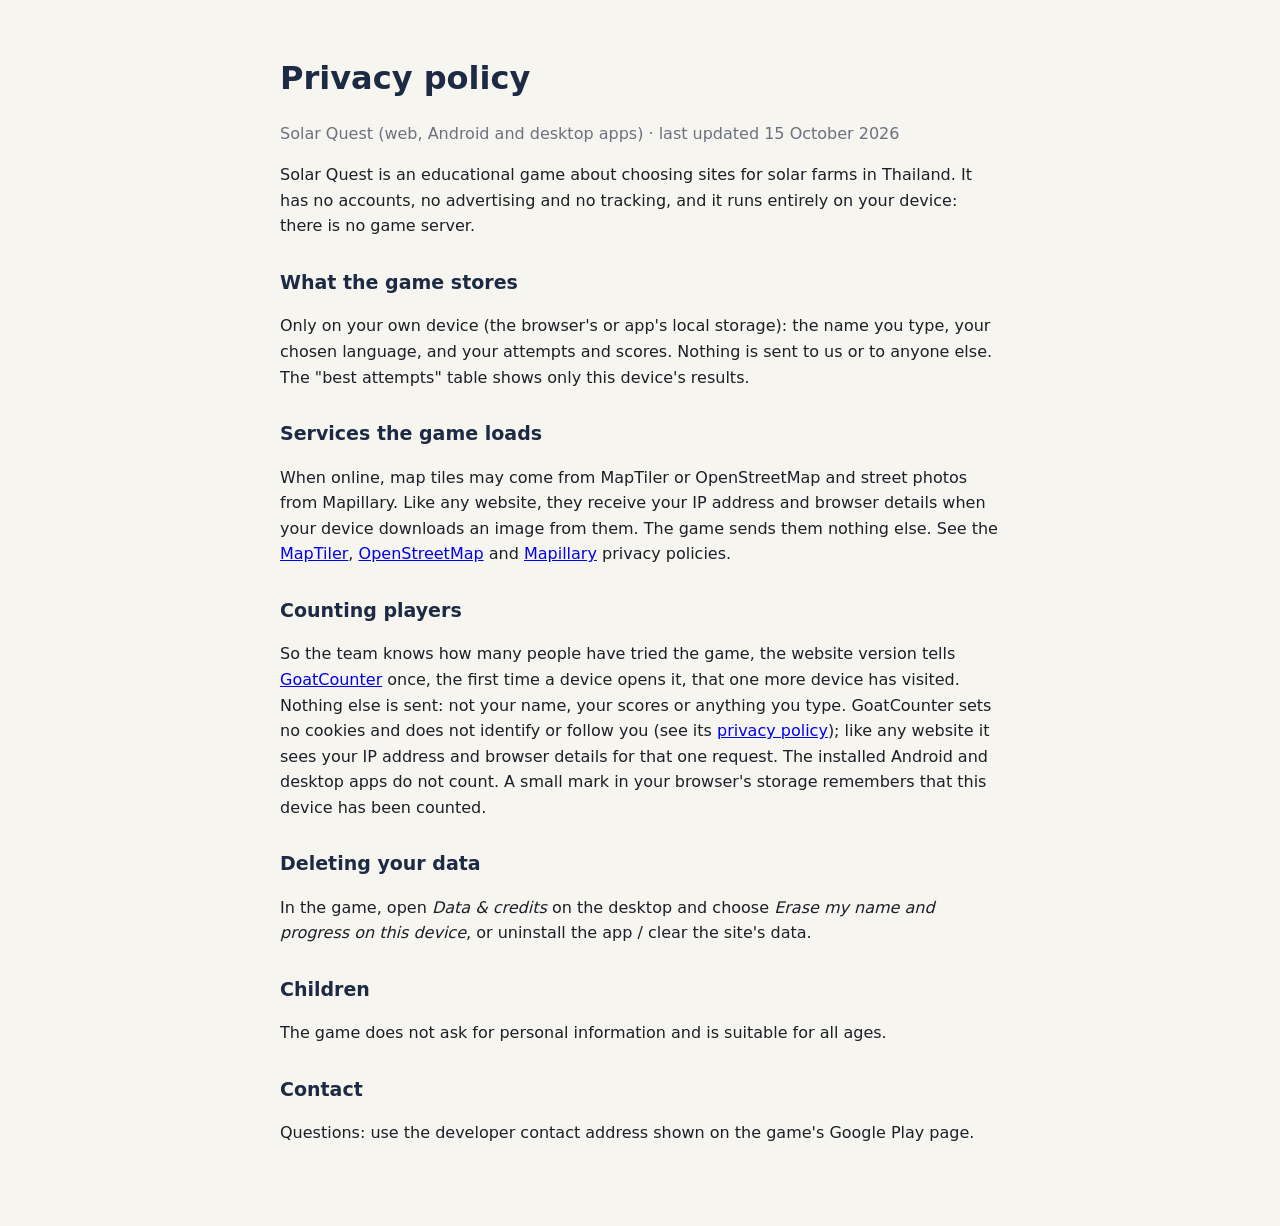
<file: privacy.html>
<!doctype html>
<html lang="en">
<head>
  <meta charset="utf-8">
  <meta name="viewport" content="width=device-width, initial-scale=1">
  <title>Solar Quest — Privacy policy</title>
  <link rel="icon" href="icons/icon-192.png">
  <style>
    body { margin: 0; background: #f7f5ef; color: #1b1f27; font: 16px/1.6 system-ui, sans-serif; }
    main { max-width: 720px; margin: 0 auto; padding: 32px 16px 64px; }
    h1 { color: #1d2a44; margin-bottom: 4px; } h2 { color: #1d2a44; margin-top: 28px; font-size: 19px; }
    .muted { color: #6b7180; } td, th { text-align: left; vertical-align: top; padding: 6px 10px 6px 0; }
    table { border-collapse: collapse; } tr + tr td { border-top: 1px solid #d9d6cc; }
  </style>
</head>
<body>
<main>
  <h1>Privacy policy</h1>
  <p class="muted">Solar Quest (web, Android and desktop apps) · last updated 15 October 2026</p>

  <p>Solar Quest is an educational game about choosing sites for solar farms in Thailand. It has no accounts,
  no advertising and no tracking, and it runs entirely on your device: there is no game server.</p>

  <h2>What the game stores</h2>
  <p>Only on your own device (the browser's or app's local storage): the name you type, your chosen language, and
  your attempts and scores. Nothing is sent to us or to anyone else. The "best attempts" table shows only this
  device's results.</p>

  <h2>Services the game loads</h2>
  <p>When online, map tiles may come from MapTiler or OpenStreetMap and street photos from Mapillary. Like any
  website, they receive your IP address and browser details when your device downloads an image from them. The game
  sends them nothing else. See the <a href="https://www.maptiler.com/privacy-policy/">MapTiler</a>,
  <a href="https://osmfoundation.org/wiki/Privacy_Policy">OpenStreetMap</a> and
  <a href="https://www.mapillary.com/privacy">Mapillary</a> privacy policies.</p>

  <h2>Counting players</h2>
  <p>So the team knows how many people have tried the game, the website version tells
  <a href="https://www.goatcounter.com/">GoatCounter</a> once, the first time a device opens it, that one more
  device has visited. Nothing else is sent: not your name, your scores or anything you type. GoatCounter sets no
  cookies and does not identify or follow you (see its <a href="https://www.goatcounter.com/help/privacy">privacy
  policy</a>); like any website it sees your IP address and browser details for that one request. The installed
  Android and desktop apps do not count. A small mark in your browser's storage remembers that this device has
  been counted.</p>
  <h2>Deleting your data</h2>
  <p>In the game, open <em>Data &amp; credits</em> on the desktop and choose <em>Erase my name and progress on this
  device</em>, or uninstall the app / clear the site's data.</p>

  <h2>Children</h2>
  <p>The game does not ask for personal information and is suitable for all ages.</p>

  <h2>Contact</h2>
  <p>Questions: use the developer contact address shown on the game's Google Play page.</p>
</main>
</body>
</html>
</file>
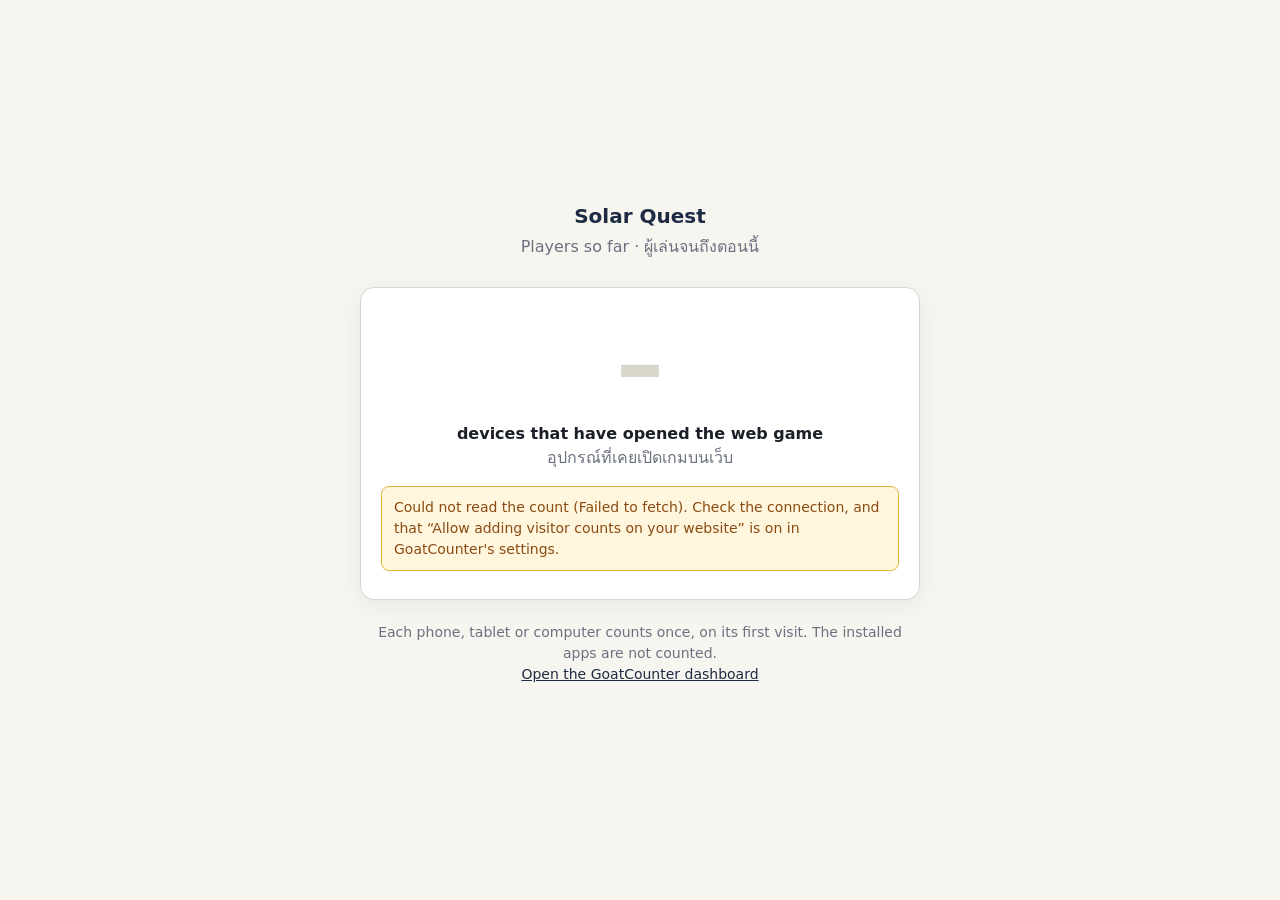
<file: stats.html>
<!doctype html>
<html lang="en">
<head>
  <meta charset="utf-8">
  <meta name="viewport" content="width=device-width, initial-scale=1">
  <meta name="robots" content="noindex">
  <title>Solar Quest — players</title>
  <link rel="icon" href="icons/icon-192.png">
  <!-- Not linked from the game (owner decision 15 Oct 2026). Shows how many devices have opened the web game,
       each counted once on its first visit (app.js: countFirstVisit), as stored by GoatCounter. -->
  <style>
    :root { --navy: #1d2a44; --gold: #e8b33a; --paper: #f7f5ef; --ink: #1b1f27; --muted: #6b7180; --line: #d9d6cc; }
    body { margin: 0; min-height: 100vh; background: var(--paper); color: var(--ink); font: 16px/1.5 system-ui, sans-serif;
           display: grid; place-items: center; }
    main { width: min(560px, 100% - 32px); padding: 32px 0; text-align: center; }
    h1 { color: var(--navy); font-size: 20px; margin: 0 0 4px; }
    .sub { color: var(--muted); margin: 0 0 28px; }
    .card { background: #fff; border: 1px solid var(--line); border-radius: 14px; padding: 28px 20px; box-shadow: 0 6px 24px rgba(0,0,0,.06); }
    .num { font-size: clamp(56px, 18vw, 96px); font-weight: 800; color: var(--navy); line-height: 1; font-variant-numeric: tabular-nums; }
    .num.wait { color: var(--line); }
    .label { margin-top: 10px; font-weight: 600; }
    .label span { display: block; color: var(--muted); font-weight: 400; }
    .note { color: var(--muted); font-size: 14px; margin-top: 22px; }
    .note a { color: var(--navy); }
    .msg { margin-top: 16px; color: #8a4b12; background: #fff6dd; border: 1px solid var(--gold); border-radius: 8px; padding: 10px 12px; font-size: 14px; text-align: left; }
  </style>
</head>
<body>
<main>
  <h1>Solar Quest</h1>
  <p class="sub">Players so far · ผู้เล่นจนถึงตอนนี้</p>
  <div class="card">
    <div class="num wait" id="num">–</div>
    <div class="label">devices that have opened the web game<span>อุปกรณ์ที่เคยเปิดเกมบนเว็บ</span></div>
    <div class="msg" id="msg" hidden></div>
  </div>
  <p class="note">Each phone, tablet or computer counts once, on its first visit. The installed apps are not counted.
    <span id="when"></span><br><a id="dash" href="#" hidden>Open the GoatCounter dashboard</a></p>
</main>
<script>
"use strict";
const $ = (s) => document.querySelector(s);
function say(text) { $("#msg").textContent = text; $("#msg").hidden = false; }
async function refresh(code) {
  try {
    const r = await fetch(`https://${code}.goatcounter.com/counter/${encodeURIComponent("first-visit")}.json`, { cache: "no-store" });
    if (r.status === 404) {             // GoatCounter answers 404 until the first device is counted
      $("#num").textContent = "0"; $("#num").classList.remove("wait");
      say("No devices counted yet. If people have played, check that “Allow adding visitor counts on your website” is on in GoatCounter's settings.");
    } else if (!r.ok) throw new Error(`GoatCounter answered ${r.status}`);
    else {
      const j = await r.json();
      $("#num").textContent = j.count; $("#num").classList.remove("wait"); $("#msg").hidden = true;
    }
    $("#when").textContent = `Updated ${new Date().toLocaleTimeString()}; refreshes every minute.`;
  } catch (e) {
    say(`Could not read the count (${e.message}). Check the connection, and that “Allow adding visitor counts on your website” is on in GoatCounter's settings.`);
  }
}
(async () => {
  let code = null;
  try { code = (await (await fetch("config.json", { cache: "no-store" })).json()).goatcounter; } catch { /* below */ }
  if (!code) { say("The visit counter is not set up yet: the GoatCounter site code is missing from the game's build."); return; }
  $("#dash").href = `https://${code}.goatcounter.com/`; $("#dash").hidden = false;
  await refresh(code);
  setInterval(() => refresh(code), 60_000);
})();
</script>
</body>
</html>
</file>
<file: vendor/maplibre-gl.css>
.maplibregl-map{font:12px/20px Helvetica Neue,Arial,Helvetica,sans-serif;overflow:hidden;position:relative;-webkit-tap-highlight-color:rgb(0 0 0/0)}.maplibregl-canvas{left:0;position:absolute;top:0}.maplibregl-map:fullscreen{height:100%;width:100%}.maplibregl-ctrl-group button.maplibregl-ctrl-compass{touch-action:none}.maplibregl-canvas-container.maplibregl-interactive,.maplibregl-ctrl-group button.maplibregl-ctrl-compass{cursor:grab;-webkit-user-select:none;-moz-user-select:none;user-select:none}.maplibregl-canvas-container.maplibregl-interactive.maplibregl-track-pointer{cursor:pointer}.maplibregl-canvas-container.maplibregl-interactive:active,.maplibregl-ctrl-group button.maplibregl-ctrl-compass:active{cursor:grabbing}.maplibregl-canvas-container.maplibregl-touch-zoom-rotate,.maplibregl-canvas-container.maplibregl-touch-zoom-rotate .maplibregl-canvas{touch-action:pan-x pan-y}.maplibregl-canvas-container.maplibregl-touch-drag-pan,.maplibregl-canvas-container.maplibregl-touch-drag-pan .maplibregl-canvas{touch-action:pinch-zoom}.maplibregl-canvas-container.maplibregl-touch-zoom-rotate.maplibregl-touch-drag-pan,.maplibregl-canvas-container.maplibregl-touch-zoom-rotate.maplibregl-touch-drag-pan .maplibregl-canvas{touch-action:none}.maplibregl-canvas-container.maplibregl-touch-drag-pan.maplibregl-cooperative-gestures,.maplibregl-canvas-container.maplibregl-touch-drag-pan.maplibregl-cooperative-gestures .maplibregl-canvas{touch-action:pan-x pan-y}.maplibregl-ctrl-bottom-left,.maplibregl-ctrl-bottom-right,.maplibregl-ctrl-top-left,.maplibregl-ctrl-top-right{pointer-events:none;position:absolute;z-index:2}.maplibregl-ctrl-top-left{left:0;top:0}.maplibregl-ctrl-top-right{right:0;top:0}.maplibregl-ctrl-bottom-left{bottom:0;left:0}.maplibregl-ctrl-bottom-right{bottom:0;right:0}.maplibregl-ctrl{clear:both;pointer-events:auto;transform:translate(0)}.maplibregl-ctrl-top-left .maplibregl-ctrl{float:left;margin:10px 0 0 10px}.maplibregl-ctrl-top-right .maplibregl-ctrl{float:right;margin:10px 10px 0 0}.maplibregl-ctrl-bottom-left .maplibregl-ctrl{float:left;margin:0 0 10px 10px}.maplibregl-ctrl-bottom-right .maplibregl-ctrl{float:right;margin:0 10px 10px 0}.maplibregl-ctrl-group{background:#fff;border-radius:4px}.maplibregl-ctrl-group:not(:empty){box-shadow:0 0 0 2px rgba(0,0,0,.1)}@media (forced-colors:active){.maplibregl-ctrl-group:not(:empty){box-shadow:0 0 0 2px ButtonText}}.maplibregl-ctrl-group button{background-color:transparent;border:0;box-sizing:border-box;cursor:pointer;display:block;height:29px;outline:none;padding:0;width:29px}.maplibregl-ctrl-group button+button{border-top:1px solid #ddd}.maplibregl-ctrl button .maplibregl-ctrl-icon{background-position:50%;background-repeat:no-repeat;display:block;height:100%;width:100%}@media (forced-colors:active){.maplibregl-ctrl-icon{background-color:transparent}.maplibregl-ctrl-group button+button{border-top:1px solid ButtonText}}.maplibregl-ctrl button::-moz-focus-inner{border:0;padding:0}.maplibregl-ctrl-attrib-button:focus,.maplibregl-ctrl-group button:focus{box-shadow:0 0 2px 2px #0096ff}.maplibregl-ctrl button:disabled{cursor:not-allowed}.maplibregl-ctrl button:disabled .maplibregl-ctrl-icon{opacity:.25}.maplibregl-ctrl button:not(:disabled):hover{background-color:rgb(0 0 0/5%)}.maplibregl-ctrl-group button:focus:focus-visible{box-shadow:0 0 2px 2px #0096ff}.maplibregl-ctrl-group button:focus:not(:focus-visible){box-shadow:none}.maplibregl-ctrl-group button:focus:first-child{border-radius:4px 4px 0 0}.maplibregl-ctrl-group button:focus:last-child{border-radius:0 0 4px 4px}.maplibregl-ctrl-group button:focus:only-child{border-radius:inherit}.maplibregl-ctrl button.maplibregl-ctrl-zoom-out .maplibregl-ctrl-icon{background-image:url("data:image/svg+xml;charset=utf-8,%3Csvg xmlns='http://www.w3.org/2000/svg' width='29' height='29' fill='%23333' viewBox='0 0 29 29'%3E%3Cpath d='M10 13c-.75 0-1.5.75-1.5 1.5S9.25 16 10 16h9c.75 0 1.5-.75 1.5-1.5S19.75 13 19 13z'/%3E%3C/svg%3E")}.maplibregl-ctrl button.maplibregl-ctrl-zoom-in .maplibregl-ctrl-icon{background-image:url("data:image/svg+xml;charset=utf-8,%3Csvg xmlns='http://www.w3.org/2000/svg' width='29' height='29' fill='%23333' viewBox='0 0 29 29'%3E%3Cpath d='M14.5 8.5c-.75 0-1.5.75-1.5 1.5v3h-3c-.75 0-1.5.75-1.5 1.5S9.25 16 10 16h3v3c0 .75.75 1.5 1.5 1.5S16 19.75 16 19v-3h3c.75 0 1.5-.75 1.5-1.5S19.75 13 19 13h-3v-3c0-.75-.75-1.5-1.5-1.5'/%3E%3C/svg%3E")}@media (forced-colors:active){.maplibregl-ctrl button.maplibregl-ctrl-zoom-out .maplibregl-ctrl-icon{background-image:url("data:image/svg+xml;charset=utf-8,%3Csvg xmlns='http://www.w3.org/2000/svg' width='29' height='29' fill='%23fff' viewBox='0 0 29 29'%3E%3Cpath d='M10 13c-.75 0-1.5.75-1.5 1.5S9.25 16 10 16h9c.75 0 1.5-.75 1.5-1.5S19.75 13 19 13z'/%3E%3C/svg%3E")}.maplibregl-ctrl button.maplibregl-ctrl-zoom-in .maplibregl-ctrl-icon{background-image:url("data:image/svg+xml;charset=utf-8,%3Csvg xmlns='http://www.w3.org/2000/svg' width='29' height='29' fill='%23fff' viewBox='0 0 29 29'%3E%3Cpath d='M14.5 8.5c-.75 0-1.5.75-1.5 1.5v3h-3c-.75 0-1.5.75-1.5 1.5S9.25 16 10 16h3v3c0 .75.75 1.5 1.5 1.5S16 19.75 16 19v-3h3c.75 0 1.5-.75 1.5-1.5S19.75 13 19 13h-3v-3c0-.75-.75-1.5-1.5-1.5'/%3E%3C/svg%3E")}}@media (forced-colors:active) and (prefers-color-scheme:light){.maplibregl-ctrl button.maplibregl-ctrl-zoom-out .maplibregl-ctrl-icon{background-image:url("data:image/svg+xml;charset=utf-8,%3Csvg xmlns='http://www.w3.org/2000/svg' width='29' height='29' viewBox='0 0 29 29'%3E%3Cpath d='M10 13c-.75 0-1.5.75-1.5 1.5S9.25 16 10 16h9c.75 0 1.5-.75 1.5-1.5S19.75 13 19 13z'/%3E%3C/svg%3E")}.maplibregl-ctrl button.maplibregl-ctrl-zoom-in .maplibregl-ctrl-icon{background-image:url("data:image/svg+xml;charset=utf-8,%3Csvg xmlns='http://www.w3.org/2000/svg' width='29' height='29' viewBox='0 0 29 29'%3E%3Cpath d='M14.5 8.5c-.75 0-1.5.75-1.5 1.5v3h-3c-.75 0-1.5.75-1.5 1.5S9.25 16 10 16h3v3c0 .75.75 1.5 1.5 1.5S16 19.75 16 19v-3h3c.75 0 1.5-.75 1.5-1.5S19.75 13 19 13h-3v-3c0-.75-.75-1.5-1.5-1.5'/%3E%3C/svg%3E")}}.maplibregl-ctrl button.maplibregl-ctrl-fullscreen .maplibregl-ctrl-icon{background-image:url("data:image/svg+xml;charset=utf-8,%3Csvg xmlns='http://www.w3.org/2000/svg' width='29' height='29' fill='%23333' viewBox='0 0 29 29'%3E%3Cpath d='M24 16v5.5c0 1.75-.75 2.5-2.5 2.5H16v-1l3-1.5-4-5.5 1-1 5.5 4 1.5-3zM6 16l1.5 3 5.5-4 1 1-4 5.5 3 1.5v1H7.5C5.75 24 5 23.25 5 21.5V16zm7-11v1l-3 1.5 4 5.5-1 1-5.5-4L6 13H5V7.5C5 5.75 5.75 5 7.5 5zm11 2.5c0-1.75-.75-2.5-2.5-2.5H16v1l3 1.5-4 5.5 1 1 5.5-4 1.5 3h1z'/%3E%3C/svg%3E")}.maplibregl-ctrl button.maplibregl-ctrl-shrink .maplibregl-ctrl-icon{background-image:url("data:image/svg+xml;charset=utf-8,%3Csvg xmlns='http://www.w3.org/2000/svg' width='29' height='29' viewBox='0 0 29 29'%3E%3Cpath d='M18.5 16c-1.75 0-2.5.75-2.5 2.5V24h1l1.5-3 5.5 4 1-1-4-5.5 3-1.5v-1zM13 18.5c0-1.75-.75-2.5-2.5-2.5H5v1l3 1.5L4 24l1 1 5.5-4 1.5 3h1zm3-8c0 1.75.75 2.5 2.5 2.5H24v-1l-3-1.5L25 5l-1-1-5.5 4L17 5h-1zM10.5 13c1.75 0 2.5-.75 2.5-2.5V5h-1l-1.5 3L5 4 4 5l4 5.5L5 12v1z'/%3E%3C/svg%3E")}@media (forced-colors:active){.maplibregl-ctrl button.maplibregl-ctrl-fullscreen .maplibregl-ctrl-icon{background-image:url("data:image/svg+xml;charset=utf-8,%3Csvg xmlns='http://www.w3.org/2000/svg' width='29' height='29' fill='%23fff' viewBox='0 0 29 29'%3E%3Cpath d='M24 16v5.5c0 1.75-.75 2.5-2.5 2.5H16v-1l3-1.5-4-5.5 1-1 5.5 4 1.5-3zM6 16l1.5 3 5.5-4 1 1-4 5.5 3 1.5v1H7.5C5.75 24 5 23.25 5 21.5V16zm7-11v1l-3 1.5 4 5.5-1 1-5.5-4L6 13H5V7.5C5 5.75 5.75 5 7.5 5zm11 2.5c0-1.75-.75-2.5-2.5-2.5H16v1l3 1.5-4 5.5 1 1 5.5-4 1.5 3h1z'/%3E%3C/svg%3E")}.maplibregl-ctrl button.maplibregl-ctrl-shrink .maplibregl-ctrl-icon{background-image:url("data:image/svg+xml;charset=utf-8,%3Csvg xmlns='http://www.w3.org/2000/svg' width='29' height='29' fill='%23fff' viewBox='0 0 29 29'%3E%3Cpath d='M18.5 16c-1.75 0-2.5.75-2.5 2.5V24h1l1.5-3 5.5 4 1-1-4-5.5 3-1.5v-1zM13 18.5c0-1.75-.75-2.5-2.5-2.5H5v1l3 1.5L4 24l1 1 5.5-4 1.5 3h1zm3-8c0 1.75.75 2.5 2.5 2.5H24v-1l-3-1.5L25 5l-1-1-5.5 4L17 5h-1zM10.5 13c1.75 0 2.5-.75 2.5-2.5V5h-1l-1.5 3L5 4 4 5l4 5.5L5 12v1z'/%3E%3C/svg%3E")}}@media (forced-colors:active) and (prefers-color-scheme:light){.maplibregl-ctrl button.maplibregl-ctrl-fullscreen .maplibregl-ctrl-icon{background-image:url("data:image/svg+xml;charset=utf-8,%3Csvg xmlns='http://www.w3.org/2000/svg' width='29' height='29' viewBox='0 0 29 29'%3E%3Cpath d='M24 16v5.5c0 1.75-.75 2.5-2.5 2.5H16v-1l3-1.5-4-5.5 1-1 5.5 4 1.5-3zM6 16l1.5 3 5.5-4 1 1-4 5.5 3 1.5v1H7.5C5.75 24 5 23.25 5 21.5V16zm7-11v1l-3 1.5 4 5.5-1 1-5.5-4L6 13H5V7.5C5 5.75 5.75 5 7.5 5zm11 2.5c0-1.75-.75-2.5-2.5-2.5H16v1l3 1.5-4 5.5 1 1 5.5-4 1.5 3h1z'/%3E%3C/svg%3E")}.maplibregl-ctrl button.maplibregl-ctrl-shrink .maplibregl-ctrl-icon{background-image:url("data:image/svg+xml;charset=utf-8,%3Csvg xmlns='http://www.w3.org/2000/svg' width='29' height='29' viewBox='0 0 29 29'%3E%3Cpath d='M18.5 16c-1.75 0-2.5.75-2.5 2.5V24h1l1.5-3 5.5 4 1-1-4-5.5 3-1.5v-1zM13 18.5c0-1.75-.75-2.5-2.5-2.5H5v1l3 1.5L4 24l1 1 5.5-4 1.5 3h1zm3-8c0 1.75.75 2.5 2.5 2.5H24v-1l-3-1.5L25 5l-1-1-5.5 4L17 5h-1zM10.5 13c1.75 0 2.5-.75 2.5-2.5V5h-1l-1.5 3L5 4 4 5l4 5.5L5 12v1z'/%3E%3C/svg%3E")}}.maplibregl-ctrl button.maplibregl-ctrl-compass .maplibregl-ctrl-icon{background-image:url("data:image/svg+xml;charset=utf-8,%3Csvg xmlns='http://www.w3.org/2000/svg' width='29' height='29' fill='%23333' viewBox='0 0 29 29'%3E%3Cpath d='m10.5 14 4-8 4 8z'/%3E%3Cpath fill='%23ccc' d='m10.5 16 4 8 4-8z'/%3E%3C/svg%3E")}@media (forced-colors:active){.maplibregl-ctrl button.maplibregl-ctrl-compass .maplibregl-ctrl-icon{background-image:url("data:image/svg+xml;charset=utf-8,%3Csvg xmlns='http://www.w3.org/2000/svg' width='29' height='29' fill='%23fff' viewBox='0 0 29 29'%3E%3Cpath d='m10.5 14 4-8 4 8z'/%3E%3Cpath fill='%23ccc' d='m10.5 16 4 8 4-8z'/%3E%3C/svg%3E")}}@media (forced-colors:active) and (prefers-color-scheme:light){.maplibregl-ctrl button.maplibregl-ctrl-compass .maplibregl-ctrl-icon{background-image:url("data:image/svg+xml;charset=utf-8,%3Csvg xmlns='http://www.w3.org/2000/svg' width='29' height='29' viewBox='0 0 29 29'%3E%3Cpath d='m10.5 14 4-8 4 8z'/%3E%3Cpath fill='%23ccc' d='m10.5 16 4 8 4-8z'/%3E%3C/svg%3E")}}.maplibregl-ctrl button.maplibregl-ctrl-terrain .maplibregl-ctrl-icon{background-image:url("data:image/svg+xml;charset=utf-8,%3Csvg xmlns='http://www.w3.org/2000/svg' width='22' height='22' fill='%23333' viewBox='0 0 22 22'%3E%3Cpath d='m1.754 13.406 4.453-4.851 3.09 3.09 3.281 3.277.969-.969-3.309-3.312 3.844-4.121 6.148 6.886h1.082v-.855l-7.207-8.07-4.84 5.187L6.169 6.57l-5.48 5.965v.871ZM.688 16.844h20.625v1.375H.688Zm0 0'/%3E%3C/svg%3E")}.maplibregl-ctrl button.maplibregl-ctrl-terrain-enabled .maplibregl-ctrl-icon{background-image:url("data:image/svg+xml;charset=utf-8,%3Csvg xmlns='http://www.w3.org/2000/svg' width='22' height='22' fill='%2333b5e5' viewBox='0 0 22 22'%3E%3Cpath d='m1.754 13.406 4.453-4.851 3.09 3.09 3.281 3.277.969-.969-3.309-3.312 3.844-4.121 6.148 6.886h1.082v-.855l-7.207-8.07-4.84 5.187L6.169 6.57l-5.48 5.965v.871ZM.688 16.844h20.625v1.375H.688Zm0 0'/%3E%3C/svg%3E")}.maplibregl-ctrl button.maplibregl-ctrl-geolocate .maplibregl-ctrl-icon{background-image:url("data:image/svg+xml;charset=utf-8,%3Csvg xmlns='http://www.w3.org/2000/svg' width='29' height='29' fill='%23333' viewBox='0 0 20 20'%3E%3Cpath d='M10 4C9 4 9 5 9 5v.1A5 5 0 0 0 5.1 9H5s-1 0-1 1 1 1 1 1h.1A5 5 0 0 0 9 14.9v.1s0 1 1 1 1-1 1-1v-.1a5 5 0 0 0 3.9-3.9h.1s1 0 1-1-1-1-1-1h-.1A5 5 0 0 0 11 5.1V5s0-1-1-1m0 2.5a3.5 3.5 0 1 1 0 7 3.5 3.5 0 1 1 0-7'/%3E%3Ccircle cx='10' cy='10' r='2'/%3E%3C/svg%3E")}.maplibregl-ctrl button.maplibregl-ctrl-geolocate:disabled .maplibregl-ctrl-icon{background-image:url("data:image/svg+xml;charset=utf-8,%3Csvg xmlns='http://www.w3.org/2000/svg' width='29' height='29' fill='%23aaa' viewBox='0 0 20 20'%3E%3Cpath d='M10 4C9 4 9 5 9 5v.1A5 5 0 0 0 5.1 9H5s-1 0-1 1 1 1 1 1h.1A5 5 0 0 0 9 14.9v.1s0 1 1 1 1-1 1-1v-.1a5 5 0 0 0 3.9-3.9h.1s1 0 1-1-1-1-1-1h-.1A5 5 0 0 0 11 5.1V5s0-1-1-1m0 2.5a3.5 3.5 0 1 1 0 7 3.5 3.5 0 1 1 0-7'/%3E%3Ccircle cx='10' cy='10' r='2'/%3E%3Cpath fill='red' d='m14 5 1 1-9 9-1-1z'/%3E%3C/svg%3E")}.maplibregl-ctrl button.maplibregl-ctrl-geolocate.maplibregl-ctrl-geolocate-active .maplibregl-ctrl-icon{background-image:url("data:image/svg+xml;charset=utf-8,%3Csvg xmlns='http://www.w3.org/2000/svg' width='29' height='29' fill='%2333b5e5' viewBox='0 0 20 20'%3E%3Cpath d='M10 4C9 4 9 5 9 5v.1A5 5 0 0 0 5.1 9H5s-1 0-1 1 1 1 1 1h.1A5 5 0 0 0 9 14.9v.1s0 1 1 1 1-1 1-1v-.1a5 5 0 0 0 3.9-3.9h.1s1 0 1-1-1-1-1-1h-.1A5 5 0 0 0 11 5.1V5s0-1-1-1m0 2.5a3.5 3.5 0 1 1 0 7 3.5 3.5 0 1 1 0-7'/%3E%3Ccircle cx='10' cy='10' r='2'/%3E%3C/svg%3E")}.maplibregl-ctrl button.maplibregl-ctrl-geolocate.maplibregl-ctrl-geolocate-active-error .maplibregl-ctrl-icon{background-image:url("data:image/svg+xml;charset=utf-8,%3Csvg xmlns='http://www.w3.org/2000/svg' width='29' height='29' fill='%23e58978' viewBox='0 0 20 20'%3E%3Cpath d='M10 4C9 4 9 5 9 5v.1A5 5 0 0 0 5.1 9H5s-1 0-1 1 1 1 1 1h.1A5 5 0 0 0 9 14.9v.1s0 1 1 1 1-1 1-1v-.1a5 5 0 0 0 3.9-3.9h.1s1 0 1-1-1-1-1-1h-.1A5 5 0 0 0 11 5.1V5s0-1-1-1m0 2.5a3.5 3.5 0 1 1 0 7 3.5 3.5 0 1 1 0-7'/%3E%3Ccircle cx='10' cy='10' r='2'/%3E%3C/svg%3E")}.maplibregl-ctrl button.maplibregl-ctrl-geolocate.maplibregl-ctrl-geolocate-background .maplibregl-ctrl-icon{background-image:url("data:image/svg+xml;charset=utf-8,%3Csvg xmlns='http://www.w3.org/2000/svg' width='29' height='29' fill='%2333b5e5' viewBox='0 0 20 20'%3E%3Cpath d='M10 4C9 4 9 5 9 5v.1A5 5 0 0 0 5.1 9H5s-1 0-1 1 1 1 1 1h.1A5 5 0 0 0 9 14.9v.1s0 1 1 1 1-1 1-1v-.1a5 5 0 0 0 3.9-3.9h.1s1 0 1-1-1-1-1-1h-.1A5 5 0 0 0 11 5.1V5s0-1-1-1m0 2.5a3.5 3.5 0 1 1 0 7 3.5 3.5 0 1 1 0-7'/%3E%3C/svg%3E")}.maplibregl-ctrl button.maplibregl-ctrl-geolocate.maplibregl-ctrl-geolocate-background-error .maplibregl-ctrl-icon{background-image:url("data:image/svg+xml;charset=utf-8,%3Csvg xmlns='http://www.w3.org/2000/svg' width='29' height='29' fill='%23e54e33' viewBox='0 0 20 20'%3E%3Cpath d='M10 4C9 4 9 5 9 5v.1A5 5 0 0 0 5.1 9H5s-1 0-1 1 1 1 1 1h.1A5 5 0 0 0 9 14.9v.1s0 1 1 1 1-1 1-1v-.1a5 5 0 0 0 3.9-3.9h.1s1 0 1-1-1-1-1-1h-.1A5 5 0 0 0 11 5.1V5s0-1-1-1m0 2.5a3.5 3.5 0 1 1 0 7 3.5 3.5 0 1 1 0-7'/%3E%3C/svg%3E")}.maplibregl-ctrl button.maplibregl-ctrl-geolocate.maplibregl-ctrl-geolocate-waiting .maplibregl-ctrl-icon{animation:maplibregl-spin 2s linear infinite}@media (forced-colors:active){.maplibregl-ctrl button.maplibregl-ctrl-geolocate .maplibregl-ctrl-icon{background-image:url("data:image/svg+xml;charset=utf-8,%3Csvg xmlns='http://www.w3.org/2000/svg' width='29' height='29' fill='%23fff' viewBox='0 0 20 20'%3E%3Cpath d='M10 4C9 4 9 5 9 5v.1A5 5 0 0 0 5.1 9H5s-1 0-1 1 1 1 1 1h.1A5 5 0 0 0 9 14.9v.1s0 1 1 1 1-1 1-1v-.1a5 5 0 0 0 3.9-3.9h.1s1 0 1-1-1-1-1-1h-.1A5 5 0 0 0 11 5.1V5s0-1-1-1m0 2.5a3.5 3.5 0 1 1 0 7 3.5 3.5 0 1 1 0-7'/%3E%3Ccircle cx='10' cy='10' r='2'/%3E%3C/svg%3E")}.maplibregl-ctrl button.maplibregl-ctrl-geolocate:disabled .maplibregl-ctrl-icon{background-image:url("data:image/svg+xml;charset=utf-8,%3Csvg xmlns='http://www.w3.org/2000/svg' width='29' height='29' fill='%23999' viewBox='0 0 20 20'%3E%3Cpath d='M10 4C9 4 9 5 9 5v.1A5 5 0 0 0 5.1 9H5s-1 0-1 1 1 1 1 1h.1A5 5 0 0 0 9 14.9v.1s0 1 1 1 1-1 1-1v-.1a5 5 0 0 0 3.9-3.9h.1s1 0 1-1-1-1-1-1h-.1A5 5 0 0 0 11 5.1V5s0-1-1-1m0 2.5a3.5 3.5 0 1 1 0 7 3.5 3.5 0 1 1 0-7'/%3E%3Ccircle cx='10' cy='10' r='2'/%3E%3Cpath fill='red' d='m14 5 1 1-9 9-1-1z'/%3E%3C/svg%3E")}.maplibregl-ctrl button.maplibregl-ctrl-geolocate.maplibregl-ctrl-geolocate-active .maplibregl-ctrl-icon{background-image:url("data:image/svg+xml;charset=utf-8,%3Csvg xmlns='http://www.w3.org/2000/svg' width='29' height='29' fill='%2333b5e5' viewBox='0 0 20 20'%3E%3Cpath d='M10 4C9 4 9 5 9 5v.1A5 5 0 0 0 5.1 9H5s-1 0-1 1 1 1 1 1h.1A5 5 0 0 0 9 14.9v.1s0 1 1 1 1-1 1-1v-.1a5 5 0 0 0 3.9-3.9h.1s1 0 1-1-1-1-1-1h-.1A5 5 0 0 0 11 5.1V5s0-1-1-1m0 2.5a3.5 3.5 0 1 1 0 7 3.5 3.5 0 1 1 0-7'/%3E%3Ccircle cx='10' cy='10' r='2'/%3E%3C/svg%3E")}.maplibregl-ctrl button.maplibregl-ctrl-geolocate.maplibregl-ctrl-geolocate-active-error .maplibregl-ctrl-icon{background-image:url("data:image/svg+xml;charset=utf-8,%3Csvg xmlns='http://www.w3.org/2000/svg' width='29' height='29' fill='%23e58978' viewBox='0 0 20 20'%3E%3Cpath d='M10 4C9 4 9 5 9 5v.1A5 5 0 0 0 5.1 9H5s-1 0-1 1 1 1 1 1h.1A5 5 0 0 0 9 14.9v.1s0 1 1 1 1-1 1-1v-.1a5 5 0 0 0 3.9-3.9h.1s1 0 1-1-1-1-1-1h-.1A5 5 0 0 0 11 5.1V5s0-1-1-1m0 2.5a3.5 3.5 0 1 1 0 7 3.5 3.5 0 1 1 0-7'/%3E%3Ccircle cx='10' cy='10' r='2'/%3E%3C/svg%3E")}.maplibregl-ctrl button.maplibregl-ctrl-geolocate.maplibregl-ctrl-geolocate-background .maplibregl-ctrl-icon{background-image:url("data:image/svg+xml;charset=utf-8,%3Csvg xmlns='http://www.w3.org/2000/svg' width='29' height='29' fill='%2333b5e5' viewBox='0 0 20 20'%3E%3Cpath d='M10 4C9 4 9 5 9 5v.1A5 5 0 0 0 5.1 9H5s-1 0-1 1 1 1 1 1h.1A5 5 0 0 0 9 14.9v.1s0 1 1 1 1-1 1-1v-.1a5 5 0 0 0 3.9-3.9h.1s1 0 1-1-1-1-1-1h-.1A5 5 0 0 0 11 5.1V5s0-1-1-1m0 2.5a3.5 3.5 0 1 1 0 7 3.5 3.5 0 1 1 0-7'/%3E%3C/svg%3E")}.maplibregl-ctrl button.maplibregl-ctrl-geolocate.maplibregl-ctrl-geolocate-background-error .maplibregl-ctrl-icon{background-image:url("data:image/svg+xml;charset=utf-8,%3Csvg xmlns='http://www.w3.org/2000/svg' width='29' height='29' fill='%23e54e33' viewBox='0 0 20 20'%3E%3Cpath d='M10 4C9 4 9 5 9 5v.1A5 5 0 0 0 5.1 9H5s-1 0-1 1 1 1 1 1h.1A5 5 0 0 0 9 14.9v.1s0 1 1 1 1-1 1-1v-.1a5 5 0 0 0 3.9-3.9h.1s1 0 1-1-1-1-1-1h-.1A5 5 0 0 0 11 5.1V5s0-1-1-1m0 2.5a3.5 3.5 0 1 1 0 7 3.5 3.5 0 1 1 0-7'/%3E%3C/svg%3E")}}@media (forced-colors:active) and (prefers-color-scheme:light){.maplibregl-ctrl button.maplibregl-ctrl-geolocate .maplibregl-ctrl-icon{background-image:url("data:image/svg+xml;charset=utf-8,%3Csvg xmlns='http://www.w3.org/2000/svg' width='29' height='29' viewBox='0 0 20 20'%3E%3Cpath d='M10 4C9 4 9 5 9 5v.1A5 5 0 0 0 5.1 9H5s-1 0-1 1 1 1 1 1h.1A5 5 0 0 0 9 14.9v.1s0 1 1 1 1-1 1-1v-.1a5 5 0 0 0 3.9-3.9h.1s1 0 1-1-1-1-1-1h-.1A5 5 0 0 0 11 5.1V5s0-1-1-1m0 2.5a3.5 3.5 0 1 1 0 7 3.5 3.5 0 1 1 0-7'/%3E%3Ccircle cx='10' cy='10' r='2'/%3E%3C/svg%3E")}.maplibregl-ctrl button.maplibregl-ctrl-geolocate:disabled .maplibregl-ctrl-icon{background-image:url("data:image/svg+xml;charset=utf-8,%3Csvg xmlns='http://www.w3.org/2000/svg' width='29' height='29' fill='%23666' viewBox='0 0 20 20'%3E%3Cpath d='M10 4C9 4 9 5 9 5v.1A5 5 0 0 0 5.1 9H5s-1 0-1 1 1 1 1 1h.1A5 5 0 0 0 9 14.9v.1s0 1 1 1 1-1 1-1v-.1a5 5 0 0 0 3.9-3.9h.1s1 0 1-1-1-1-1-1h-.1A5 5 0 0 0 11 5.1V5s0-1-1-1m0 2.5a3.5 3.5 0 1 1 0 7 3.5 3.5 0 1 1 0-7'/%3E%3Ccircle cx='10' cy='10' r='2'/%3E%3Cpath fill='red' d='m14 5 1 1-9 9-1-1z'/%3E%3C/svg%3E")}}@keyframes maplibregl-spin{0%{transform:rotate(0deg)}to{transform:rotate(1turn)}}a.maplibregl-ctrl-logo{background-image:url("data:image/svg+xml;charset=utf-8,%3Csvg xmlns='http://www.w3.org/2000/svg' width='88' height='23' fill='none'%3E%3Cpath fill='%23000' fill-opacity='.4' fill-rule='evenodd' d='M17.408 16.796h-1.827l2.501-12.095h.198l3.324 6.533.988 2.19.988-2.19 3.258-6.533h.181l2.6 12.095h-1.81l-1.218-5.644-.362-1.71-.658 1.71-2.929 5.644h-.098l-2.914-5.644-.757-1.71-.345 1.71zm1.958-3.42-.726 3.663a1.255 1.255 0 0 1-1.232 1.011h-1.827a1.255 1.255 0 0 1-1.229-1.509l2.501-12.095a1.255 1.255 0 0 1 1.23-1.001h.197a1.25 1.25 0 0 1 1.12.685l3.19 6.273 3.125-6.263a1.25 1.25 0 0 1 1.123-.695h.181a1.255 1.255 0 0 1 1.227.991l1.443 6.71a5 5 0 0 1 .314-.787l.009-.016a4.6 4.6 0 0 1 1.777-1.887c.782-.46 1.668-.667 2.611-.667a4.6 4.6 0 0 1 1.7.32l.306.134c.21-.16.474-.256.759-.256h1.694a1.255 1.255 0 0 1 1.212.925 1.255 1.255 0 0 1 1.212-.925h1.711c.284 0 .545.094.755.252.613-.3 1.312-.45 2.075-.45 1.356 0 2.557.445 3.482 1.4q.47.48.763 1.064V4.701a1.255 1.255 0 0 1 1.255-1.255h1.86A1.255 1.255 0 0 1 54.44 4.7v9.194h2.217c.19 0 .37.043.532.118v-4.77c0-.356.147-.678.385-.906a2.42 2.42 0 0 1-.682-1.71c0-.665.267-1.253.735-1.7a2.45 2.45 0 0 1 1.722-.674 2.43 2.43 0 0 1 1.705.675q.318.302.504.683V4.7a1.255 1.255 0 0 1 1.255-1.255h1.744A1.255 1.255 0 0 1 65.812 4.7v3.335a4.8 4.8 0 0 1 1.526-.246c.938 0 1.817.214 2.59.69a4.47 4.47 0 0 1 1.67 1.743v-.98a1.255 1.255 0 0 1 1.256-1.256h1.777c.233 0 .451.064.639.174a3.4 3.4 0 0 1 1.567-.372c.346 0 .861.02 1.285.232a1.25 1.25 0 0 1 .689 1.004 4.7 4.7 0 0 1 .853-.588c.795-.44 1.675-.647 2.61-.647 1.385 0 2.65.39 3.525 1.396.836.938 1.168 2.173 1.168 3.528q-.001.515-.056 1.051a1.255 1.255 0 0 1-.947 1.09l.408.952a1.255 1.255 0 0 1-.477 1.552c-.418.268-.92.463-1.458.612-.613.171-1.304.244-2.049.244-1.06 0-2.043-.207-2.886-.698l-.015-.008c-.798-.48-1.419-1.135-1.818-1.963l-.004-.008a5.8 5.8 0 0 1-.548-2.512q0-.429.053-.843a1.3 1.3 0 0 1-.333-.086l-.166-.004c-.223 0-.426.062-.643.228-.03.024-.142.139-.142.59v3.883a1.255 1.255 0 0 1-1.256 1.256h-1.777a1.255 1.255 0 0 1-1.256-1.256V15.69l-.032.057a4.8 4.8 0 0 1-1.86 1.833 5.04 5.04 0 0 1-2.484.634 4.5 4.5 0 0 1-1.935-.424 1.25 1.25 0 0 1-.764.258h-1.71a1.255 1.255 0 0 1-1.256-1.255V7.687a2.4 2.4 0 0 1-.428.625c.253.23.412.561.412.93v7.553a1.255 1.255 0 0 1-1.256 1.255h-1.843a1.25 1.25 0 0 1-.894-.373c-.228.23-.544.373-.894.373H51.32a1.255 1.255 0 0 1-1.256-1.255v-1.251l-.061.117a4.7 4.7 0 0 1-1.782 1.884 4.77 4.77 0 0 1-2.485.67 5.6 5.6 0 0 1-1.485-.188l.009 2.764a1.255 1.255 0 0 1-1.255 1.259h-1.729a1.255 1.255 0 0 1-1.255-1.255v-3.537a1.255 1.255 0 0 1-1.167.793h-1.679a1.25 1.25 0 0 1-.77-.263 4.5 4.5 0 0 1-1.945.429c-.885 0-1.724-.21-2.495-.632l-.017-.01a5 5 0 0 1-1.081-.836 1.255 1.255 0 0 1-1.254 1.312h-1.81a1.255 1.255 0 0 1-1.228-.99l-.782-3.625-2.044 3.939a1.25 1.25 0 0 1-1.115.676h-.098a1.25 1.25 0 0 1-1.116-.68l-2.061-3.994zM35.92 16.63l.207-.114.223-.15q.493-.356.735-.785l.061-.118.033 1.332h1.678V9.242h-1.694l-.033 1.267q-.133-.329-.526-.658l-.032-.028a3.2 3.2 0 0 0-.668-.428l-.27-.12a3.3 3.3 0 0 0-1.235-.23q-1.136-.001-1.974.493a3.36 3.36 0 0 0-1.3 1.382q-.445.89-.444 2.074 0 1.2.51 2.107a3.8 3.8 0 0 0 1.382 1.381 3.9 3.9 0 0 0 1.893.477q.795 0 1.455-.33zm-2.789-5.38q-.576.675-.575 1.762 0 1.102.559 1.794.576.675 1.645.675a2.25 2.25 0 0 0 .934-.19 2.2 2.2 0 0 0 .468-.29l.178-.161a2.2 2.2 0 0 0 .397-.561q.244-.5.244-1.15v-.115q0-.708-.296-1.267l-.043-.077a2.2 2.2 0 0 0-.633-.709l-.13-.086-.047-.028a2.1 2.1 0 0 0-1.073-.285q-1.052 0-1.629.692zm2.316 2.706c.163-.17.28-.407.28-.83v-.114c0-.292-.06-.508-.15-.68a.96.96 0 0 0-.353-.389.85.85 0 0 0-.464-.127c-.4 0-.56.114-.664.239l-.01.012c-.148.174-.275.45-.275.945 0 .506.122.801.27.99.097.11.266.224.68.224.303 0 .504-.09.687-.269zm7.545 1.705a2.6 2.6 0 0 0 .331.423q.319.33.755.548l.173.074q.65.255 1.49.255 1.02 0 1.844-.493a3.45 3.45 0 0 0 1.316-1.4q.493-.904.493-2.089 0-1.909-.988-2.913-.988-1.02-2.584-1.02-.898 0-1.575.347a3 3 0 0 0-.415.262l-.199.166a3.4 3.4 0 0 0-.64.82V9.242h-1.712v11.553h1.729l-.017-5.134zm.53-1.138q.206.29.48.5l.155.11.053.034q.51.296 1.119.297 1.07 0 1.645-.675.577-.69.576-1.762 0-1.119-.576-1.777-.558-.675-1.645-.675-.435 0-.835.16a2 2 0 0 0-.284.136 2 2 0 0 0-.363.254 2.2 2.2 0 0 0-.46.569l-.082.162a2.6 2.6 0 0 0-.213 1.072v.115q0 .707.296 1.267l.135.211zm.964-.818a1.1 1.1 0 0 0 .367.385.94.94 0 0 0 .476.118c.423 0 .59-.117.687-.23.159-.194.28-.478.28-.95 0-.53-.133-.8-.266-.952l-.021-.025c-.078-.094-.231-.221-.68-.221a1 1 0 0 0-.503.135l-.012.007a.86.86 0 0 0-.335.343c-.073.133-.132.324-.132.614v.115a1.4 1.4 0 0 0 .14.66zm15.7-6.222q.347-.346.346-.856a1.05 1.05 0 0 0-.345-.79 1.18 1.18 0 0 0-.84-.329q-.51 0-.855.33a1.05 1.05 0 0 0-.346.79q0 .51.346.855.345.346.856.346.51 0 .839-.346zm4.337 9.314.033-1.332q.191.403.59.747l.098.081a4 4 0 0 0 .316.224l.223.122a3.2 3.2 0 0 0 1.44.322 3.8 3.8 0 0 0 1.875-.477 3.5 3.5 0 0 0 1.382-1.366q.527-.89.526-2.09 0-1.184-.444-2.073a3.24 3.24 0 0 0-1.283-1.399q-.823-.51-1.942-.51a3.5 3.5 0 0 0-1.527.344l-.086.043-.165.09a3 3 0 0 0-.33.214q-.432.315-.656.707a2 2 0 0 0-.099.198l.082-1.283V4.701h-1.744v12.095zm.473-2.509a2.5 2.5 0 0 0 .566.7q.117.098.245.18l.144.08a2.1 2.1 0 0 0 .975.232q1.07 0 1.645-.675.576-.69.576-1.778 0-1.102-.576-1.777-.56-.691-1.645-.692a2.2 2.2 0 0 0-1.015.235q-.22.113-.415.282l-.15.142a2.1 2.1 0 0 0-.42.594q-.223.479-.223 1.1v.115q0 .705.293 1.26zm2.616-.293c.157-.191.28-.479.28-.967 0-.51-.13-.79-.276-.961l-.021-.026c-.082-.1-.232-.225-.67-.225a.87.87 0 0 0-.681.279l-.012.011c-.154.155-.274.38-.274.807v.115c0 .285.057.499.144.669a1.1 1.1 0 0 0 .367.405c.137.082.28.123.455.123.423 0 .59-.118.686-.23zm8.266-3.013q.345-.13.724-.14l.069-.002q.493 0 .642.099l.247-1.794q-.196-.099-.717-.099a2.3 2.3 0 0 0-.545.063 2 2 0 0 0-.411.148 2.2 2.2 0 0 0-.4.249 2.5 2.5 0 0 0-.485.499 2.7 2.7 0 0 0-.32.581l-.05.137v-1.48h-1.778v7.553h1.777v-3.884q0-.546.159-.943a1.5 1.5 0 0 1 .466-.636 2.5 2.5 0 0 1 .399-.253 2 2 0 0 1 .224-.099zm9.784 2.656.05-.922q0-1.743-.856-2.698-.838-.97-2.584-.97-1.119-.001-2.007.493a3.46 3.46 0 0 0-1.4 1.382q-.493.906-.493 2.106 0 1.07.428 1.975.428.89 1.332 1.432.906.526 2.255.526.973 0 1.668-.185l.044-.012.135-.04q.613-.184.984-.421l-.542-1.267q-.3.162-.642.274l-.297.087q-.51.131-1.3.131-.954 0-1.497-.444a1.6 1.6 0 0 1-.192-.193q-.366-.44-.512-1.234l-.004-.021zm-5.427-1.256-.003.022h3.752v-.138q-.011-.727-.288-1.118a1 1 0 0 0-.156-.176q-.46-.428-1.316-.428-.986 0-1.494.604-.379.45-.494 1.234zm-27.053 2.77V4.7h-1.86v12.095h5.333V15.15zm7.103-5.908v7.553h-1.843V9.242h1.843z'/%3E%3Cpath fill='%23fff' d='m19.63 11.151-.757-1.71-.345 1.71-1.12 5.644h-1.827L18.083 4.7h.197l3.325 6.533.988 2.19.988-2.19L26.839 4.7h.181l2.6 12.095h-1.81l-1.218-5.644-.362-1.71-.658 1.71-2.93 5.644h-.098l-2.913-5.644zm14.836 5.81q-1.02 0-1.893-.478a3.8 3.8 0 0 1-1.381-1.382q-.51-.906-.51-2.106 0-1.185.444-2.074a3.36 3.36 0 0 1 1.3-1.382q.839-.494 1.974-.494a3.3 3.3 0 0 1 1.234.231 3.3 3.3 0 0 1 .97.575q.396.33.527.659l.033-1.267h1.694v7.553H37.18l-.033-1.332q-.279.593-1.02 1.053a3.17 3.17 0 0 1-1.662.444zm.296-1.482q.938 0 1.58-.642.642-.66.642-1.711v-.115q0-.708-.296-1.267a2.2 2.2 0 0 0-.807-.872 2.1 2.1 0 0 0-1.119-.313q-1.053 0-1.629.692-.575.675-.575 1.76 0 1.103.559 1.795.577.675 1.645.675zm6.521-6.237h1.711v1.4q.906-1.597 2.83-1.597 1.596 0 2.584 1.02.988 1.005.988 2.914 0 1.185-.493 2.09a3.46 3.46 0 0 1-1.316 1.399 3.5 3.5 0 0 1-1.844.493q-.954 0-1.662-.329a2.67 2.67 0 0 1-1.086-.97l.017 5.134h-1.728zm4.048 6.22q1.07 0 1.645-.674.577-.69.576-1.762 0-1.119-.576-1.777-.558-.675-1.645-.675-.592 0-1.12.296-.51.28-.822.823-.296.527-.296 1.234v.115q0 .708.296 1.267.313.543.823.855.51.296 1.119.297z'/%3E%3Cpath fill='%23e1e3e9' d='M51.325 4.7h1.86v10.45h3.473v1.646h-5.333zm7.12 4.542h1.843v7.553h-1.843zm.905-1.415a1.16 1.16 0 0 1-.856-.346 1.17 1.17 0 0 1-.346-.856 1.05 1.05 0 0 1 .346-.79q.346-.329.856-.329.494 0 .839.33a1.05 1.05 0 0 1 .345.79 1.16 1.16 0 0 1-.345.855q-.33.346-.84.346zm7.875 9.133a3.17 3.17 0 0 1-1.662-.444q-.723-.46-1.004-1.053l-.033 1.332h-1.71V4.701h1.743v4.657l-.082 1.283q.279-.658 1.086-1.119a3.5 3.5 0 0 1 1.778-.477q1.119 0 1.942.51a3.24 3.24 0 0 1 1.283 1.4q.445.888.444 2.072 0 1.201-.526 2.09a3.5 3.5 0 0 1-1.382 1.366 3.8 3.8 0 0 1-1.876.477zm-.296-1.481q1.069 0 1.645-.675.577-.69.577-1.778 0-1.102-.577-1.776-.56-.691-1.645-.692a2.12 2.12 0 0 0-1.58.659q-.642.641-.642 1.694v.115q0 .71.296 1.267a2.4 2.4 0 0 0 .807.872 2.1 2.1 0 0 0 1.119.313zm5.927-6.237h1.777v1.481q.263-.757.856-1.217a2.14 2.14 0 0 1 1.349-.46q.527 0 .724.098l-.247 1.794q-.149-.099-.642-.099-.774 0-1.416.494-.626.493-.626 1.58v3.883h-1.777V9.242zm9.534 7.718q-1.35 0-2.255-.526-.904-.543-1.332-1.432a4.6 4.6 0 0 1-.428-1.975q0-1.2.493-2.106a3.46 3.46 0 0 1 1.4-1.382q.889-.495 2.007-.494 1.744 0 2.584.97.855.956.856 2.7 0 .444-.05.92h-5.43q.18 1.005.708 1.45.542.443 1.497.443.79 0 1.3-.131a4 4 0 0 0 .938-.362l.542 1.267q-.411.263-1.119.46-.708.198-1.711.197zm1.596-4.558q.016-1.02-.444-1.432-.46-.428-1.316-.428-1.728 0-1.991 1.86z'/%3E%3Cpath d='M5.074 15.948a.484.657 0 0 0-.486.659v1.84a.484.657 0 0 0 .486.659h4.101a.484.657 0 0 0 .486-.659v-1.84a.484.657 0 0 0-.486-.659zm3.56 1.16H5.617v.838h3.017z' style='fill:%23fff;fill-rule:evenodd;stroke-width:1.03600001'/%3E%3Cg style='stroke-width:1.12603545'%3E%3Cpath d='M-9.408-1.416c-3.833-.025-7.056 2.912-7.08 6.615-.02 3.08 1.653 4.832 3.107 6.268.903.892 1.721 1.74 2.32 2.902l-.525-.004c-.543-.003-.992.304-1.24.639a1.87 1.87 0 0 0-.362 1.121l-.011 1.877c-.003.402.104.787.347 1.125.244.338.688.653 1.23.656l4.142.028c.542.003.99-.306 1.238-.641a1.87 1.87 0 0 0 .363-1.121l.012-1.875a1.87 1.87 0 0 0-.348-1.127c-.243-.338-.688-.653-1.23-.656l-.518-.004c.597-1.145 1.425-1.983 2.348-2.87 1.473-1.414 3.18-3.149 3.2-6.226-.016-3.59-2.923-6.684-6.993-6.707m-.006 1.1v.002c3.274.02 5.92 2.532 5.9 5.6-.017 2.706-1.39 4.026-2.863 5.44-1.034.994-2.118 2.033-2.814 3.633-.018.041-.052.055-.075.065q-.013.004-.02.01a.34.34 0 0 1-.226.084.34.34 0 0 1-.224-.086l-.092-.077c-.699-1.615-1.768-2.669-2.781-3.67-1.454-1.435-2.797-2.762-2.78-5.478.02-3.067 2.7-5.545 5.975-5.523m-.02 2.826c-1.62-.01-2.944 1.315-2.955 2.96-.01 1.646 1.295 2.988 2.916 2.999h.002c1.621.01 2.943-1.316 2.953-2.961.011-1.646-1.294-2.988-2.916-2.998m-.005 1.1c1.017.006 1.829.83 1.822 1.89s-.83 1.874-1.848 1.867c-1.018-.006-1.829-.83-1.822-1.89s.83-1.874 1.848-1.868m-2.155 11.857 4.14.025c.271.002.49.305.487.676l-.013 1.875c-.003.37-.224.67-.495.668l-4.14-.025c-.27-.002-.487-.306-.485-.676l.012-1.875c.003-.37.224-.67.494-.668' style='color:%23000;font-style:normal;font-variant:normal;font-weight:400;font-stretch:normal;font-size:medium;line-height:normal;font-family:sans-serif;font-variant-ligatures:normal;font-variant-position:normal;font-variant-caps:normal;font-variant-numeric:normal;font-variant-alternates:normal;font-feature-settings:normal;text-indent:0;text-align:start;text-decoration:none;text-decoration-line:none;text-decoration-style:solid;text-decoration-color:%23000;letter-spacing:normal;word-spacing:normal;text-transform:none;writing-mode:lr-tb;direction:ltr;text-orientation:mixed;dominant-baseline:auto;baseline-shift:baseline;text-anchor:start;white-space:normal;shape-padding:0;clip-rule:evenodd;display:inline;overflow:visible;visibility:visible;opacity:1;isolation:auto;mix-blend-mode:normal;color-interpolation:sRGB;color-interpolation-filters:linearRGB;solid-color:%23000;solid-opacity:1;vector-effect:none;fill:%23000;fill-opacity:.4;fill-rule:evenodd;stroke:none;stroke-width:2.47727823;stroke-linecap:butt;stroke-linejoin:miter;stroke-miterlimit:4;stroke-dasharray:none;stroke-dashoffset:0;stroke-opacity:1;color-rendering:auto;image-rendering:auto;shape-rendering:auto;text-rendering:auto' transform='translate(15.553 2.85)scale(.88807)'/%3E%3Cpath d='M-9.415-.316C-12.69-.338-15.37 2.14-15.39 5.207c-.017 2.716 1.326 4.041 2.78 5.477 1.013 1 2.081 2.055 2.78 3.67l.092.076a.34.34 0 0 0 .225.086.34.34 0 0 0 .227-.083l.019-.01c.022-.009.057-.024.074-.064.697-1.6 1.78-2.64 2.814-3.634 1.473-1.414 2.847-2.733 2.864-5.44.02-3.067-2.627-5.58-5.901-5.601m-.057 8.784c1.621.011 2.944-1.315 2.955-2.96.01-1.646-1.295-2.988-2.916-2.999-1.622-.01-2.945 1.315-2.955 2.96s1.295 2.989 2.916 3' style='clip-rule:evenodd;fill:%23e1e3e9;fill-opacity:1;fill-rule:evenodd;stroke:none;stroke-width:2.47727823;stroke-miterlimit:4;stroke-dasharray:none;stroke-opacity:.4' transform='translate(15.553 2.85)scale(.88807)'/%3E%3Cpath d='M-11.594 15.465c-.27-.002-.492.297-.494.668l-.012 1.876c-.003.371.214.673.485.675l4.14.027c.271.002.492-.298.495-.668l.012-1.877c.003-.37-.215-.672-.485-.674z' style='clip-rule:evenodd;fill:%23fff;fill-opacity:1;fill-rule:evenodd;stroke:none;stroke-width:2.47727823;stroke-miterlimit:4;stroke-dasharray:none;stroke-opacity:.4' transform='translate(15.553 2.85)scale(.88807)'/%3E%3C/g%3E%3C/svg%3E");background-repeat:no-repeat;cursor:pointer;display:block;height:23px;margin:0 0 -4px -4px;overflow:hidden;width:88px}a.maplibregl-ctrl-logo.maplibregl-compact{width:14px}@media (forced-colors:active){a.maplibregl-ctrl-logo{background-color:transparent;background-image:url("data:image/svg+xml;charset=utf-8,%3Csvg xmlns='http://www.w3.org/2000/svg' width='88' height='23' fill='none'%3E%3Cpath fill='%23000' fill-opacity='.4' fill-rule='evenodd' d='M17.408 16.796h-1.827l2.501-12.095h.198l3.324 6.533.988 2.19.988-2.19 3.258-6.533h.181l2.6 12.095h-1.81l-1.218-5.644-.362-1.71-.658 1.71-2.929 5.644h-.098l-2.914-5.644-.757-1.71-.345 1.71zm1.958-3.42-.726 3.663a1.255 1.255 0 0 1-1.232 1.011h-1.827a1.255 1.255 0 0 1-1.229-1.509l2.501-12.095a1.255 1.255 0 0 1 1.23-1.001h.197a1.25 1.25 0 0 1 1.12.685l3.19 6.273 3.125-6.263a1.25 1.25 0 0 1 1.123-.695h.181a1.255 1.255 0 0 1 1.227.991l1.443 6.71a5 5 0 0 1 .314-.787l.009-.016a4.6 4.6 0 0 1 1.777-1.887c.782-.46 1.668-.667 2.611-.667a4.6 4.6 0 0 1 1.7.32l.306.134c.21-.16.474-.256.759-.256h1.694a1.255 1.255 0 0 1 1.212.925 1.255 1.255 0 0 1 1.212-.925h1.711c.284 0 .545.094.755.252.613-.3 1.312-.45 2.075-.45 1.356 0 2.557.445 3.482 1.4q.47.48.763 1.064V4.701a1.255 1.255 0 0 1 1.255-1.255h1.86A1.255 1.255 0 0 1 54.44 4.7v9.194h2.217c.19 0 .37.043.532.118v-4.77c0-.356.147-.678.385-.906a2.42 2.42 0 0 1-.682-1.71c0-.665.267-1.253.735-1.7a2.45 2.45 0 0 1 1.722-.674 2.43 2.43 0 0 1 1.705.675q.318.302.504.683V4.7a1.255 1.255 0 0 1 1.255-1.255h1.744A1.255 1.255 0 0 1 65.812 4.7v3.335a4.8 4.8 0 0 1 1.526-.246c.938 0 1.817.214 2.59.69a4.47 4.47 0 0 1 1.67 1.743v-.98a1.255 1.255 0 0 1 1.256-1.256h1.777c.233 0 .451.064.639.174a3.4 3.4 0 0 1 1.567-.372c.346 0 .861.02 1.285.232a1.25 1.25 0 0 1 .689 1.004 4.7 4.7 0 0 1 .853-.588c.795-.44 1.675-.647 2.61-.647 1.385 0 2.65.39 3.525 1.396.836.938 1.168 2.173 1.168 3.528q-.001.515-.056 1.051a1.255 1.255 0 0 1-.947 1.09l.408.952a1.255 1.255 0 0 1-.477 1.552c-.418.268-.92.463-1.458.612-.613.171-1.304.244-2.049.244-1.06 0-2.043-.207-2.886-.698l-.015-.008c-.798-.48-1.419-1.135-1.818-1.963l-.004-.008a5.8 5.8 0 0 1-.548-2.512q0-.429.053-.843a1.3 1.3 0 0 1-.333-.086l-.166-.004c-.223 0-.426.062-.643.228-.03.024-.142.139-.142.59v3.883a1.255 1.255 0 0 1-1.256 1.256h-1.777a1.255 1.255 0 0 1-1.256-1.256V15.69l-.032.057a4.8 4.8 0 0 1-1.86 1.833 5.04 5.04 0 0 1-2.484.634 4.5 4.5 0 0 1-1.935-.424 1.25 1.25 0 0 1-.764.258h-1.71a1.255 1.255 0 0 1-1.256-1.255V7.687a2.4 2.4 0 0 1-.428.625c.253.23.412.561.412.93v7.553a1.255 1.255 0 0 1-1.256 1.255h-1.843a1.25 1.25 0 0 1-.894-.373c-.228.23-.544.373-.894.373H51.32a1.255 1.255 0 0 1-1.256-1.255v-1.251l-.061.117a4.7 4.7 0 0 1-1.782 1.884 4.77 4.77 0 0 1-2.485.67 5.6 5.6 0 0 1-1.485-.188l.009 2.764a1.255 1.255 0 0 1-1.255 1.259h-1.729a1.255 1.255 0 0 1-1.255-1.255v-3.537a1.255 1.255 0 0 1-1.167.793h-1.679a1.25 1.25 0 0 1-.77-.263 4.5 4.5 0 0 1-1.945.429c-.885 0-1.724-.21-2.495-.632l-.017-.01a5 5 0 0 1-1.081-.836 1.255 1.255 0 0 1-1.254 1.312h-1.81a1.255 1.255 0 0 1-1.228-.99l-.782-3.625-2.044 3.939a1.25 1.25 0 0 1-1.115.676h-.098a1.25 1.25 0 0 1-1.116-.68l-2.061-3.994zM35.92 16.63l.207-.114.223-.15q.493-.356.735-.785l.061-.118.033 1.332h1.678V9.242h-1.694l-.033 1.267q-.133-.329-.526-.658l-.032-.028a3.2 3.2 0 0 0-.668-.428l-.27-.12a3.3 3.3 0 0 0-1.235-.23q-1.136-.001-1.974.493a3.36 3.36 0 0 0-1.3 1.382q-.445.89-.444 2.074 0 1.2.51 2.107a3.8 3.8 0 0 0 1.382 1.381 3.9 3.9 0 0 0 1.893.477q.795 0 1.455-.33zm-2.789-5.38q-.576.675-.575 1.762 0 1.102.559 1.794.576.675 1.645.675a2.25 2.25 0 0 0 .934-.19 2.2 2.2 0 0 0 .468-.29l.178-.161a2.2 2.2 0 0 0 .397-.561q.244-.5.244-1.15v-.115q0-.708-.296-1.267l-.043-.077a2.2 2.2 0 0 0-.633-.709l-.13-.086-.047-.028a2.1 2.1 0 0 0-1.073-.285q-1.052 0-1.629.692zm2.316 2.706c.163-.17.28-.407.28-.83v-.114c0-.292-.06-.508-.15-.68a.96.96 0 0 0-.353-.389.85.85 0 0 0-.464-.127c-.4 0-.56.114-.664.239l-.01.012c-.148.174-.275.45-.275.945 0 .506.122.801.27.99.097.11.266.224.68.224.303 0 .504-.09.687-.269zm7.545 1.705a2.6 2.6 0 0 0 .331.423q.319.33.755.548l.173.074q.65.255 1.49.255 1.02 0 1.844-.493a3.45 3.45 0 0 0 1.316-1.4q.493-.904.493-2.089 0-1.909-.988-2.913-.988-1.02-2.584-1.02-.898 0-1.575.347a3 3 0 0 0-.415.262l-.199.166a3.4 3.4 0 0 0-.64.82V9.242h-1.712v11.553h1.729l-.017-5.134zm.53-1.138q.206.29.48.5l.155.11.053.034q.51.296 1.119.297 1.07 0 1.645-.675.577-.69.576-1.762 0-1.119-.576-1.777-.558-.675-1.645-.675-.435 0-.835.16a2 2 0 0 0-.284.136 2 2 0 0 0-.363.254 2.2 2.2 0 0 0-.46.569l-.082.162a2.6 2.6 0 0 0-.213 1.072v.115q0 .707.296 1.267l.135.211zm.964-.818a1.1 1.1 0 0 0 .367.385.94.94 0 0 0 .476.118c.423 0 .59-.117.687-.23.159-.194.28-.478.28-.95 0-.53-.133-.8-.266-.952l-.021-.025c-.078-.094-.231-.221-.68-.221a1 1 0 0 0-.503.135l-.012.007a.86.86 0 0 0-.335.343c-.073.133-.132.324-.132.614v.115a1.4 1.4 0 0 0 .14.66zm15.7-6.222q.347-.346.346-.856a1.05 1.05 0 0 0-.345-.79 1.18 1.18 0 0 0-.84-.329q-.51 0-.855.33a1.05 1.05 0 0 0-.346.79q0 .51.346.855.345.346.856.346.51 0 .839-.346zm4.337 9.314.033-1.332q.191.403.59.747l.098.081a4 4 0 0 0 .316.224l.223.122a3.2 3.2 0 0 0 1.44.322 3.8 3.8 0 0 0 1.875-.477 3.5 3.5 0 0 0 1.382-1.366q.527-.89.526-2.09 0-1.184-.444-2.073a3.24 3.24 0 0 0-1.283-1.399q-.823-.51-1.942-.51a3.5 3.5 0 0 0-1.527.344l-.086.043-.165.09a3 3 0 0 0-.33.214q-.432.315-.656.707a2 2 0 0 0-.099.198l.082-1.283V4.701h-1.744v12.095zm.473-2.509a2.5 2.5 0 0 0 .566.7q.117.098.245.18l.144.08a2.1 2.1 0 0 0 .975.232q1.07 0 1.645-.675.576-.69.576-1.778 0-1.102-.576-1.777-.56-.691-1.645-.692a2.2 2.2 0 0 0-1.015.235q-.22.113-.415.282l-.15.142a2.1 2.1 0 0 0-.42.594q-.223.479-.223 1.1v.115q0 .705.293 1.26zm2.616-.293c.157-.191.28-.479.28-.967 0-.51-.13-.79-.276-.961l-.021-.026c-.082-.1-.232-.225-.67-.225a.87.87 0 0 0-.681.279l-.012.011c-.154.155-.274.38-.274.807v.115c0 .285.057.499.144.669a1.1 1.1 0 0 0 .367.405c.137.082.28.123.455.123.423 0 .59-.118.686-.23zm8.266-3.013q.345-.13.724-.14l.069-.002q.493 0 .642.099l.247-1.794q-.196-.099-.717-.099a2.3 2.3 0 0 0-.545.063 2 2 0 0 0-.411.148 2.2 2.2 0 0 0-.4.249 2.5 2.5 0 0 0-.485.499 2.7 2.7 0 0 0-.32.581l-.05.137v-1.48h-1.778v7.553h1.777v-3.884q0-.546.159-.943a1.5 1.5 0 0 1 .466-.636 2.5 2.5 0 0 1 .399-.253 2 2 0 0 1 .224-.099zm9.784 2.656.05-.922q0-1.743-.856-2.698-.838-.97-2.584-.97-1.119-.001-2.007.493a3.46 3.46 0 0 0-1.4 1.382q-.493.906-.493 2.106 0 1.07.428 1.975.428.89 1.332 1.432.906.526 2.255.526.973 0 1.668-.185l.044-.012.135-.04q.613-.184.984-.421l-.542-1.267q-.3.162-.642.274l-.297.087q-.51.131-1.3.131-.954 0-1.497-.444a1.6 1.6 0 0 1-.192-.193q-.366-.44-.512-1.234l-.004-.021zm-5.427-1.256-.003.022h3.752v-.138q-.011-.727-.288-1.118a1 1 0 0 0-.156-.176q-.46-.428-1.316-.428-.986 0-1.494.604-.379.45-.494 1.234zm-27.053 2.77V4.7h-1.86v12.095h5.333V15.15zm7.103-5.908v7.553h-1.843V9.242h1.843z'/%3E%3Cpath fill='%23fff' d='m19.63 11.151-.757-1.71-.345 1.71-1.12 5.644h-1.827L18.083 4.7h.197l3.325 6.533.988 2.19.988-2.19L26.839 4.7h.181l2.6 12.095h-1.81l-1.218-5.644-.362-1.71-.658 1.71-2.93 5.644h-.098l-2.913-5.644zm14.836 5.81q-1.02 0-1.893-.478a3.8 3.8 0 0 1-1.381-1.382q-.51-.906-.51-2.106 0-1.185.444-2.074a3.36 3.36 0 0 1 1.3-1.382q.839-.494 1.974-.494a3.3 3.3 0 0 1 1.234.231 3.3 3.3 0 0 1 .97.575q.396.33.527.659l.033-1.267h1.694v7.553H37.18l-.033-1.332q-.279.593-1.02 1.053a3.17 3.17 0 0 1-1.662.444zm.296-1.482q.938 0 1.58-.642.642-.66.642-1.711v-.115q0-.708-.296-1.267a2.2 2.2 0 0 0-.807-.872 2.1 2.1 0 0 0-1.119-.313q-1.053 0-1.629.692-.575.675-.575 1.76 0 1.103.559 1.795.577.675 1.645.675zm6.521-6.237h1.711v1.4q.906-1.597 2.83-1.597 1.596 0 2.584 1.02.988 1.005.988 2.914 0 1.185-.493 2.09a3.46 3.46 0 0 1-1.316 1.399 3.5 3.5 0 0 1-1.844.493q-.954 0-1.662-.329a2.67 2.67 0 0 1-1.086-.97l.017 5.134h-1.728zm4.048 6.22q1.07 0 1.645-.674.577-.69.576-1.762 0-1.119-.576-1.777-.558-.675-1.645-.675-.592 0-1.12.296-.51.28-.822.823-.296.527-.296 1.234v.115q0 .708.296 1.267.313.543.823.855.51.296 1.119.297z'/%3E%3Cpath fill='%23e1e3e9' d='M51.325 4.7h1.86v10.45h3.473v1.646h-5.333zm7.12 4.542h1.843v7.553h-1.843zm.905-1.415a1.16 1.16 0 0 1-.856-.346 1.17 1.17 0 0 1-.346-.856 1.05 1.05 0 0 1 .346-.79q.346-.329.856-.329.494 0 .839.33a1.05 1.05 0 0 1 .345.79 1.16 1.16 0 0 1-.345.855q-.33.346-.84.346zm7.875 9.133a3.17 3.17 0 0 1-1.662-.444q-.723-.46-1.004-1.053l-.033 1.332h-1.71V4.701h1.743v4.657l-.082 1.283q.279-.658 1.086-1.119a3.5 3.5 0 0 1 1.778-.477q1.119 0 1.942.51a3.24 3.24 0 0 1 1.283 1.4q.445.888.444 2.072 0 1.201-.526 2.09a3.5 3.5 0 0 1-1.382 1.366 3.8 3.8 0 0 1-1.876.477zm-.296-1.481q1.069 0 1.645-.675.577-.69.577-1.778 0-1.102-.577-1.776-.56-.691-1.645-.692a2.12 2.12 0 0 0-1.58.659q-.642.641-.642 1.694v.115q0 .71.296 1.267a2.4 2.4 0 0 0 .807.872 2.1 2.1 0 0 0 1.119.313zm5.927-6.237h1.777v1.481q.263-.757.856-1.217a2.14 2.14 0 0 1 1.349-.46q.527 0 .724.098l-.247 1.794q-.149-.099-.642-.099-.774 0-1.416.494-.626.493-.626 1.58v3.883h-1.777V9.242zm9.534 7.718q-1.35 0-2.255-.526-.904-.543-1.332-1.432a4.6 4.6 0 0 1-.428-1.975q0-1.2.493-2.106a3.46 3.46 0 0 1 1.4-1.382q.889-.495 2.007-.494 1.744 0 2.584.97.855.956.856 2.7 0 .444-.05.92h-5.43q.18 1.005.708 1.45.542.443 1.497.443.79 0 1.3-.131a4 4 0 0 0 .938-.362l.542 1.267q-.411.263-1.119.46-.708.198-1.711.197zm1.596-4.558q.016-1.02-.444-1.432-.46-.428-1.316-.428-1.728 0-1.991 1.86z'/%3E%3Cpath d='M5.074 15.948a.484.657 0 0 0-.486.659v1.84a.484.657 0 0 0 .486.659h4.101a.484.657 0 0 0 .486-.659v-1.84a.484.657 0 0 0-.486-.659zm3.56 1.16H5.617v.838h3.017z' style='fill:%23fff;fill-rule:evenodd;stroke-width:1.03600001'/%3E%3Cg style='stroke-width:1.12603545'%3E%3Cpath d='M-9.408-1.416c-3.833-.025-7.056 2.912-7.08 6.615-.02 3.08 1.653 4.832 3.107 6.268.903.892 1.721 1.74 2.32 2.902l-.525-.004c-.543-.003-.992.304-1.24.639a1.87 1.87 0 0 0-.362 1.121l-.011 1.877c-.003.402.104.787.347 1.125.244.338.688.653 1.23.656l4.142.028c.542.003.99-.306 1.238-.641a1.87 1.87 0 0 0 .363-1.121l.012-1.875a1.87 1.87 0 0 0-.348-1.127c-.243-.338-.688-.653-1.23-.656l-.518-.004c.597-1.145 1.425-1.983 2.348-2.87 1.473-1.414 3.18-3.149 3.2-6.226-.016-3.59-2.923-6.684-6.993-6.707m-.006 1.1v.002c3.274.02 5.92 2.532 5.9 5.6-.017 2.706-1.39 4.026-2.863 5.44-1.034.994-2.118 2.033-2.814 3.633-.018.041-.052.055-.075.065q-.013.004-.02.01a.34.34 0 0 1-.226.084.34.34 0 0 1-.224-.086l-.092-.077c-.699-1.615-1.768-2.669-2.781-3.67-1.454-1.435-2.797-2.762-2.78-5.478.02-3.067 2.7-5.545 5.975-5.523m-.02 2.826c-1.62-.01-2.944 1.315-2.955 2.96-.01 1.646 1.295 2.988 2.916 2.999h.002c1.621.01 2.943-1.316 2.953-2.961.011-1.646-1.294-2.988-2.916-2.998m-.005 1.1c1.017.006 1.829.83 1.822 1.89s-.83 1.874-1.848 1.867c-1.018-.006-1.829-.83-1.822-1.89s.83-1.874 1.848-1.868m-2.155 11.857 4.14.025c.271.002.49.305.487.676l-.013 1.875c-.003.37-.224.67-.495.668l-4.14-.025c-.27-.002-.487-.306-.485-.676l.012-1.875c.003-.37.224-.67.494-.668' style='color:%23000;font-style:normal;font-variant:normal;font-weight:400;font-stretch:normal;font-size:medium;line-height:normal;font-family:sans-serif;font-variant-ligatures:normal;font-variant-position:normal;font-variant-caps:normal;font-variant-numeric:normal;font-variant-alternates:normal;font-feature-settings:normal;text-indent:0;text-align:start;text-decoration:none;text-decoration-line:none;text-decoration-style:solid;text-decoration-color:%23000;letter-spacing:normal;word-spacing:normal;text-transform:none;writing-mode:lr-tb;direction:ltr;text-orientation:mixed;dominant-baseline:auto;baseline-shift:baseline;text-anchor:start;white-space:normal;shape-padding:0;clip-rule:evenodd;display:inline;overflow:visible;visibility:visible;opacity:1;isolation:auto;mix-blend-mode:normal;color-interpolation:sRGB;color-interpolation-filters:linearRGB;solid-color:%23000;solid-opacity:1;vector-effect:none;fill:%23000;fill-opacity:.4;fill-rule:evenodd;stroke:none;stroke-width:2.47727823;stroke-linecap:butt;stroke-linejoin:miter;stroke-miterlimit:4;stroke-dasharray:none;stroke-dashoffset:0;stroke-opacity:1;color-rendering:auto;image-rendering:auto;shape-rendering:auto;text-rendering:auto' transform='translate(15.553 2.85)scale(.88807)'/%3E%3Cpath d='M-9.415-.316C-12.69-.338-15.37 2.14-15.39 5.207c-.017 2.716 1.326 4.041 2.78 5.477 1.013 1 2.081 2.055 2.78 3.67l.092.076a.34.34 0 0 0 .225.086.34.34 0 0 0 .227-.083l.019-.01c.022-.009.057-.024.074-.064.697-1.6 1.78-2.64 2.814-3.634 1.473-1.414 2.847-2.733 2.864-5.44.02-3.067-2.627-5.58-5.901-5.601m-.057 8.784c1.621.011 2.944-1.315 2.955-2.96.01-1.646-1.295-2.988-2.916-2.999-1.622-.01-2.945 1.315-2.955 2.96s1.295 2.989 2.916 3' style='clip-rule:evenodd;fill:%23e1e3e9;fill-opacity:1;fill-rule:evenodd;stroke:none;stroke-width:2.47727823;stroke-miterlimit:4;stroke-dasharray:none;stroke-opacity:.4' transform='translate(15.553 2.85)scale(.88807)'/%3E%3Cpath d='M-11.594 15.465c-.27-.002-.492.297-.494.668l-.012 1.876c-.003.371.214.673.485.675l4.14.027c.271.002.492-.298.495-.668l.012-1.877c.003-.37-.215-.672-.485-.674z' style='clip-rule:evenodd;fill:%23fff;fill-opacity:1;fill-rule:evenodd;stroke:none;stroke-width:2.47727823;stroke-miterlimit:4;stroke-dasharray:none;stroke-opacity:.4' transform='translate(15.553 2.85)scale(.88807)'/%3E%3C/g%3E%3C/svg%3E")}}@media (forced-colors:active) and (prefers-color-scheme:light){a.maplibregl-ctrl-logo{background-image:url("data:image/svg+xml;charset=utf-8,%3Csvg xmlns='http://www.w3.org/2000/svg' width='88' height='23' fill='none'%3E%3Cpath fill='%23000' fill-opacity='.4' fill-rule='evenodd' d='M17.408 16.796h-1.827l2.501-12.095h.198l3.324 6.533.988 2.19.988-2.19 3.258-6.533h.181l2.6 12.095h-1.81l-1.218-5.644-.362-1.71-.658 1.71-2.929 5.644h-.098l-2.914-5.644-.757-1.71-.345 1.71zm1.958-3.42-.726 3.663a1.255 1.255 0 0 1-1.232 1.011h-1.827a1.255 1.255 0 0 1-1.229-1.509l2.501-12.095a1.255 1.255 0 0 1 1.23-1.001h.197a1.25 1.25 0 0 1 1.12.685l3.19 6.273 3.125-6.263a1.25 1.25 0 0 1 1.123-.695h.181a1.255 1.255 0 0 1 1.227.991l1.443 6.71a5 5 0 0 1 .314-.787l.009-.016a4.6 4.6 0 0 1 1.777-1.887c.782-.46 1.668-.667 2.611-.667a4.6 4.6 0 0 1 1.7.32l.306.134c.21-.16.474-.256.759-.256h1.694a1.255 1.255 0 0 1 1.212.925 1.255 1.255 0 0 1 1.212-.925h1.711c.284 0 .545.094.755.252.613-.3 1.312-.45 2.075-.45 1.356 0 2.557.445 3.482 1.4q.47.48.763 1.064V4.701a1.255 1.255 0 0 1 1.255-1.255h1.86A1.255 1.255 0 0 1 54.44 4.7v9.194h2.217c.19 0 .37.043.532.118v-4.77c0-.356.147-.678.385-.906a2.42 2.42 0 0 1-.682-1.71c0-.665.267-1.253.735-1.7a2.45 2.45 0 0 1 1.722-.674 2.43 2.43 0 0 1 1.705.675q.318.302.504.683V4.7a1.255 1.255 0 0 1 1.255-1.255h1.744A1.255 1.255 0 0 1 65.812 4.7v3.335a4.8 4.8 0 0 1 1.526-.246c.938 0 1.817.214 2.59.69a4.47 4.47 0 0 1 1.67 1.743v-.98a1.255 1.255 0 0 1 1.256-1.256h1.777c.233 0 .451.064.639.174a3.4 3.4 0 0 1 1.567-.372c.346 0 .861.02 1.285.232a1.25 1.25 0 0 1 .689 1.004 4.7 4.7 0 0 1 .853-.588c.795-.44 1.675-.647 2.61-.647 1.385 0 2.65.39 3.525 1.396.836.938 1.168 2.173 1.168 3.528q-.001.515-.056 1.051a1.255 1.255 0 0 1-.947 1.09l.408.952a1.255 1.255 0 0 1-.477 1.552c-.418.268-.92.463-1.458.612-.613.171-1.304.244-2.049.244-1.06 0-2.043-.207-2.886-.698l-.015-.008c-.798-.48-1.419-1.135-1.818-1.963l-.004-.008a5.8 5.8 0 0 1-.548-2.512q0-.429.053-.843a1.3 1.3 0 0 1-.333-.086l-.166-.004c-.223 0-.426.062-.643.228-.03.024-.142.139-.142.59v3.883a1.255 1.255 0 0 1-1.256 1.256h-1.777a1.255 1.255 0 0 1-1.256-1.256V15.69l-.032.057a4.8 4.8 0 0 1-1.86 1.833 5.04 5.04 0 0 1-2.484.634 4.5 4.5 0 0 1-1.935-.424 1.25 1.25 0 0 1-.764.258h-1.71a1.255 1.255 0 0 1-1.256-1.255V7.687a2.4 2.4 0 0 1-.428.625c.253.23.412.561.412.93v7.553a1.255 1.255 0 0 1-1.256 1.255h-1.843a1.25 1.25 0 0 1-.894-.373c-.228.23-.544.373-.894.373H51.32a1.255 1.255 0 0 1-1.256-1.255v-1.251l-.061.117a4.7 4.7 0 0 1-1.782 1.884 4.77 4.77 0 0 1-2.485.67 5.6 5.6 0 0 1-1.485-.188l.009 2.764a1.255 1.255 0 0 1-1.255 1.259h-1.729a1.255 1.255 0 0 1-1.255-1.255v-3.537a1.255 1.255 0 0 1-1.167.793h-1.679a1.25 1.25 0 0 1-.77-.263 4.5 4.5 0 0 1-1.945.429c-.885 0-1.724-.21-2.495-.632l-.017-.01a5 5 0 0 1-1.081-.836 1.255 1.255 0 0 1-1.254 1.312h-1.81a1.255 1.255 0 0 1-1.228-.99l-.782-3.625-2.044 3.939a1.25 1.25 0 0 1-1.115.676h-.098a1.25 1.25 0 0 1-1.116-.68l-2.061-3.994zM35.92 16.63l.207-.114.223-.15q.493-.356.735-.785l.061-.118.033 1.332h1.678V9.242h-1.694l-.033 1.267q-.133-.329-.526-.658l-.032-.028a3.2 3.2 0 0 0-.668-.428l-.27-.12a3.3 3.3 0 0 0-1.235-.23q-1.136-.001-1.974.493a3.36 3.36 0 0 0-1.3 1.382q-.445.89-.444 2.074 0 1.2.51 2.107a3.8 3.8 0 0 0 1.382 1.381 3.9 3.9 0 0 0 1.893.477q.795 0 1.455-.33zm-2.789-5.38q-.576.675-.575 1.762 0 1.102.559 1.794.576.675 1.645.675a2.25 2.25 0 0 0 .934-.19 2.2 2.2 0 0 0 .468-.29l.178-.161a2.2 2.2 0 0 0 .397-.561q.244-.5.244-1.15v-.115q0-.708-.296-1.267l-.043-.077a2.2 2.2 0 0 0-.633-.709l-.13-.086-.047-.028a2.1 2.1 0 0 0-1.073-.285q-1.052 0-1.629.692zm2.316 2.706c.163-.17.28-.407.28-.83v-.114c0-.292-.06-.508-.15-.68a.96.96 0 0 0-.353-.389.85.85 0 0 0-.464-.127c-.4 0-.56.114-.664.239l-.01.012c-.148.174-.275.45-.275.945 0 .506.122.801.27.99.097.11.266.224.68.224.303 0 .504-.09.687-.269zm7.545 1.705a2.6 2.6 0 0 0 .331.423q.319.33.755.548l.173.074q.65.255 1.49.255 1.02 0 1.844-.493a3.45 3.45 0 0 0 1.316-1.4q.493-.904.493-2.089 0-1.909-.988-2.913-.988-1.02-2.584-1.02-.898 0-1.575.347a3 3 0 0 0-.415.262l-.199.166a3.4 3.4 0 0 0-.64.82V9.242h-1.712v11.553h1.729l-.017-5.134zm.53-1.138q.206.29.48.5l.155.11.053.034q.51.296 1.119.297 1.07 0 1.645-.675.577-.69.576-1.762 0-1.119-.576-1.777-.558-.675-1.645-.675-.435 0-.835.16a2 2 0 0 0-.284.136 2 2 0 0 0-.363.254 2.2 2.2 0 0 0-.46.569l-.082.162a2.6 2.6 0 0 0-.213 1.072v.115q0 .707.296 1.267l.135.211zm.964-.818a1.1 1.1 0 0 0 .367.385.94.94 0 0 0 .476.118c.423 0 .59-.117.687-.23.159-.194.28-.478.28-.95 0-.53-.133-.8-.266-.952l-.021-.025c-.078-.094-.231-.221-.68-.221a1 1 0 0 0-.503.135l-.012.007a.86.86 0 0 0-.335.343c-.073.133-.132.324-.132.614v.115a1.4 1.4 0 0 0 .14.66zm15.7-6.222q.347-.346.346-.856a1.05 1.05 0 0 0-.345-.79 1.18 1.18 0 0 0-.84-.329q-.51 0-.855.33a1.05 1.05 0 0 0-.346.79q0 .51.346.855.345.346.856.346.51 0 .839-.346zm4.337 9.314.033-1.332q.191.403.59.747l.098.081a4 4 0 0 0 .316.224l.223.122a3.2 3.2 0 0 0 1.44.322 3.8 3.8 0 0 0 1.875-.477 3.5 3.5 0 0 0 1.382-1.366q.527-.89.526-2.09 0-1.184-.444-2.073a3.24 3.24 0 0 0-1.283-1.399q-.823-.51-1.942-.51a3.5 3.5 0 0 0-1.527.344l-.086.043-.165.09a3 3 0 0 0-.33.214q-.432.315-.656.707a2 2 0 0 0-.099.198l.082-1.283V4.701h-1.744v12.095zm.473-2.509a2.5 2.5 0 0 0 .566.7q.117.098.245.18l.144.08a2.1 2.1 0 0 0 .975.232q1.07 0 1.645-.675.576-.69.576-1.778 0-1.102-.576-1.777-.56-.691-1.645-.692a2.2 2.2 0 0 0-1.015.235q-.22.113-.415.282l-.15.142a2.1 2.1 0 0 0-.42.594q-.223.479-.223 1.1v.115q0 .705.293 1.26zm2.616-.293c.157-.191.28-.479.28-.967 0-.51-.13-.79-.276-.961l-.021-.026c-.082-.1-.232-.225-.67-.225a.87.87 0 0 0-.681.279l-.012.011c-.154.155-.274.38-.274.807v.115c0 .285.057.499.144.669a1.1 1.1 0 0 0 .367.405c.137.082.28.123.455.123.423 0 .59-.118.686-.23zm8.266-3.013q.345-.13.724-.14l.069-.002q.493 0 .642.099l.247-1.794q-.196-.099-.717-.099a2.3 2.3 0 0 0-.545.063 2 2 0 0 0-.411.148 2.2 2.2 0 0 0-.4.249 2.5 2.5 0 0 0-.485.499 2.7 2.7 0 0 0-.32.581l-.05.137v-1.48h-1.778v7.553h1.777v-3.884q0-.546.159-.943a1.5 1.5 0 0 1 .466-.636 2.5 2.5 0 0 1 .399-.253 2 2 0 0 1 .224-.099zm9.784 2.656.05-.922q0-1.743-.856-2.698-.838-.97-2.584-.97-1.119-.001-2.007.493a3.46 3.46 0 0 0-1.4 1.382q-.493.906-.493 2.106 0 1.07.428 1.975.428.89 1.332 1.432.906.526 2.255.526.973 0 1.668-.185l.044-.012.135-.04q.613-.184.984-.421l-.542-1.267q-.3.162-.642.274l-.297.087q-.51.131-1.3.131-.954 0-1.497-.444a1.6 1.6 0 0 1-.192-.193q-.366-.44-.512-1.234l-.004-.021zm-5.427-1.256-.003.022h3.752v-.138q-.011-.727-.288-1.118a1 1 0 0 0-.156-.176q-.46-.428-1.316-.428-.986 0-1.494.604-.379.45-.494 1.234zm-27.053 2.77V4.7h-1.86v12.095h5.333V15.15zm7.103-5.908v7.553h-1.843V9.242h1.843z'/%3E%3Cpath fill='%23fff' d='m19.63 11.151-.757-1.71-.345 1.71-1.12 5.644h-1.827L18.083 4.7h.197l3.325 6.533.988 2.19.988-2.19L26.839 4.7h.181l2.6 12.095h-1.81l-1.218-5.644-.362-1.71-.658 1.71-2.93 5.644h-.098l-2.913-5.644zm14.836 5.81q-1.02 0-1.893-.478a3.8 3.8 0 0 1-1.381-1.382q-.51-.906-.51-2.106 0-1.185.444-2.074a3.36 3.36 0 0 1 1.3-1.382q.839-.494 1.974-.494a3.3 3.3 0 0 1 1.234.231 3.3 3.3 0 0 1 .97.575q.396.33.527.659l.033-1.267h1.694v7.553H37.18l-.033-1.332q-.279.593-1.02 1.053a3.17 3.17 0 0 1-1.662.444zm.296-1.482q.938 0 1.58-.642.642-.66.642-1.711v-.115q0-.708-.296-1.267a2.2 2.2 0 0 0-.807-.872 2.1 2.1 0 0 0-1.119-.313q-1.053 0-1.629.692-.575.675-.575 1.76 0 1.103.559 1.795.577.675 1.645.675zm6.521-6.237h1.711v1.4q.906-1.597 2.83-1.597 1.596 0 2.584 1.02.988 1.005.988 2.914 0 1.185-.493 2.09a3.46 3.46 0 0 1-1.316 1.399 3.5 3.5 0 0 1-1.844.493q-.954 0-1.662-.329a2.67 2.67 0 0 1-1.086-.97l.017 5.134h-1.728zm4.048 6.22q1.07 0 1.645-.674.577-.69.576-1.762 0-1.119-.576-1.777-.558-.675-1.645-.675-.592 0-1.12.296-.51.28-.822.823-.296.527-.296 1.234v.115q0 .708.296 1.267.313.543.823.855.51.296 1.119.297z'/%3E%3Cpath fill='%23e1e3e9' d='M51.325 4.7h1.86v10.45h3.473v1.646h-5.333zm7.12 4.542h1.843v7.553h-1.843zm.905-1.415a1.16 1.16 0 0 1-.856-.346 1.17 1.17 0 0 1-.346-.856 1.05 1.05 0 0 1 .346-.79q.346-.329.856-.329.494 0 .839.33a1.05 1.05 0 0 1 .345.79 1.16 1.16 0 0 1-.345.855q-.33.346-.84.346zm7.875 9.133a3.17 3.17 0 0 1-1.662-.444q-.723-.46-1.004-1.053l-.033 1.332h-1.71V4.701h1.743v4.657l-.082 1.283q.279-.658 1.086-1.119a3.5 3.5 0 0 1 1.778-.477q1.119 0 1.942.51a3.24 3.24 0 0 1 1.283 1.4q.445.888.444 2.072 0 1.201-.526 2.09a3.5 3.5 0 0 1-1.382 1.366 3.8 3.8 0 0 1-1.876.477zm-.296-1.481q1.069 0 1.645-.675.577-.69.577-1.778 0-1.102-.577-1.776-.56-.691-1.645-.692a2.12 2.12 0 0 0-1.58.659q-.642.641-.642 1.694v.115q0 .71.296 1.267a2.4 2.4 0 0 0 .807.872 2.1 2.1 0 0 0 1.119.313zm5.927-6.237h1.777v1.481q.263-.757.856-1.217a2.14 2.14 0 0 1 1.349-.46q.527 0 .724.098l-.247 1.794q-.149-.099-.642-.099-.774 0-1.416.494-.626.493-.626 1.58v3.883h-1.777V9.242zm9.534 7.718q-1.35 0-2.255-.526-.904-.543-1.332-1.432a4.6 4.6 0 0 1-.428-1.975q0-1.2.493-2.106a3.46 3.46 0 0 1 1.4-1.382q.889-.495 2.007-.494 1.744 0 2.584.97.855.956.856 2.7 0 .444-.05.92h-5.43q.18 1.005.708 1.45.542.443 1.497.443.79 0 1.3-.131a4 4 0 0 0 .938-.362l.542 1.267q-.411.263-1.119.46-.708.198-1.711.197zm1.596-4.558q.016-1.02-.444-1.432-.46-.428-1.316-.428-1.728 0-1.991 1.86z'/%3E%3Cpath d='M5.074 15.948a.484.657 0 0 0-.486.659v1.84a.484.657 0 0 0 .486.659h4.101a.484.657 0 0 0 .486-.659v-1.84a.484.657 0 0 0-.486-.659zm3.56 1.16H5.617v.838h3.017z' style='fill:%23fff;fill-rule:evenodd;stroke-width:1.03600001'/%3E%3Cg style='stroke-width:1.12603545'%3E%3Cpath d='M-9.408-1.416c-3.833-.025-7.056 2.912-7.08 6.615-.02 3.08 1.653 4.832 3.107 6.268.903.892 1.721 1.74 2.32 2.902l-.525-.004c-.543-.003-.992.304-1.24.639a1.87 1.87 0 0 0-.362 1.121l-.011 1.877c-.003.402.104.787.347 1.125.244.338.688.653 1.23.656l4.142.028c.542.003.99-.306 1.238-.641a1.87 1.87 0 0 0 .363-1.121l.012-1.875a1.87 1.87 0 0 0-.348-1.127c-.243-.338-.688-.653-1.23-.656l-.518-.004c.597-1.145 1.425-1.983 2.348-2.87 1.473-1.414 3.18-3.149 3.2-6.226-.016-3.59-2.923-6.684-6.993-6.707m-.006 1.1v.002c3.274.02 5.92 2.532 5.9 5.6-.017 2.706-1.39 4.026-2.863 5.44-1.034.994-2.118 2.033-2.814 3.633-.018.041-.052.055-.075.065q-.013.004-.02.01a.34.34 0 0 1-.226.084.34.34 0 0 1-.224-.086l-.092-.077c-.699-1.615-1.768-2.669-2.781-3.67-1.454-1.435-2.797-2.762-2.78-5.478.02-3.067 2.7-5.545 5.975-5.523m-.02 2.826c-1.62-.01-2.944 1.315-2.955 2.96-.01 1.646 1.295 2.988 2.916 2.999h.002c1.621.01 2.943-1.316 2.953-2.961.011-1.646-1.294-2.988-2.916-2.998m-.005 1.1c1.017.006 1.829.83 1.822 1.89s-.83 1.874-1.848 1.867c-1.018-.006-1.829-.83-1.822-1.89s.83-1.874 1.848-1.868m-2.155 11.857 4.14.025c.271.002.49.305.487.676l-.013 1.875c-.003.37-.224.67-.495.668l-4.14-.025c-.27-.002-.487-.306-.485-.676l.012-1.875c.003-.37.224-.67.494-.668' style='color:%23000;font-style:normal;font-variant:normal;font-weight:400;font-stretch:normal;font-size:medium;line-height:normal;font-family:sans-serif;font-variant-ligatures:normal;font-variant-position:normal;font-variant-caps:normal;font-variant-numeric:normal;font-variant-alternates:normal;font-feature-settings:normal;text-indent:0;text-align:start;text-decoration:none;text-decoration-line:none;text-decoration-style:solid;text-decoration-color:%23000;letter-spacing:normal;word-spacing:normal;text-transform:none;writing-mode:lr-tb;direction:ltr;text-orientation:mixed;dominant-baseline:auto;baseline-shift:baseline;text-anchor:start;white-space:normal;shape-padding:0;clip-rule:evenodd;display:inline;overflow:visible;visibility:visible;opacity:1;isolation:auto;mix-blend-mode:normal;color-interpolation:sRGB;color-interpolation-filters:linearRGB;solid-color:%23000;solid-opacity:1;vector-effect:none;fill:%23000;fill-opacity:.4;fill-rule:evenodd;stroke:none;stroke-width:2.47727823;stroke-linecap:butt;stroke-linejoin:miter;stroke-miterlimit:4;stroke-dasharray:none;stroke-dashoffset:0;stroke-opacity:1;color-rendering:auto;image-rendering:auto;shape-rendering:auto;text-rendering:auto' transform='translate(15.553 2.85)scale(.88807)'/%3E%3Cpath d='M-9.415-.316C-12.69-.338-15.37 2.14-15.39 5.207c-.017 2.716 1.326 4.041 2.78 5.477 1.013 1 2.081 2.055 2.78 3.67l.092.076a.34.34 0 0 0 .225.086.34.34 0 0 0 .227-.083l.019-.01c.022-.009.057-.024.074-.064.697-1.6 1.78-2.64 2.814-3.634 1.473-1.414 2.847-2.733 2.864-5.44.02-3.067-2.627-5.58-5.901-5.601m-.057 8.784c1.621.011 2.944-1.315 2.955-2.96.01-1.646-1.295-2.988-2.916-2.999-1.622-.01-2.945 1.315-2.955 2.96s1.295 2.989 2.916 3' style='clip-rule:evenodd;fill:%23e1e3e9;fill-opacity:1;fill-rule:evenodd;stroke:none;stroke-width:2.47727823;stroke-miterlimit:4;stroke-dasharray:none;stroke-opacity:.4' transform='translate(15.553 2.85)scale(.88807)'/%3E%3Cpath d='M-11.594 15.465c-.27-.002-.492.297-.494.668l-.012 1.876c-.003.371.214.673.485.675l4.14.027c.271.002.492-.298.495-.668l.012-1.877c.003-.37-.215-.672-.485-.674z' style='clip-rule:evenodd;fill:%23fff;fill-opacity:1;fill-rule:evenodd;stroke:none;stroke-width:2.47727823;stroke-miterlimit:4;stroke-dasharray:none;stroke-opacity:.4' transform='translate(15.553 2.85)scale(.88807)'/%3E%3C/g%3E%3C/svg%3E")}}.maplibregl-ctrl.maplibregl-ctrl-attrib{background-color:hsla(0,0%,100%,.5);margin:0;padding:0 5px}@media screen{.maplibregl-ctrl-attrib.maplibregl-compact{background-color:#fff;border-radius:12px;box-sizing:content-box;color:#000;margin:10px;min-height:20px;padding:2px 24px 2px 0;position:relative}.maplibregl-ctrl-attrib.maplibregl-compact-show{padding:2px 28px 2px 8px;visibility:visible}.maplibregl-ctrl-bottom-left>.maplibregl-ctrl-attrib.maplibregl-compact-show,.maplibregl-ctrl-top-left>.maplibregl-ctrl-attrib.maplibregl-compact-show{border-radius:12px;padding:2px 8px 2px 28px}.maplibregl-ctrl-attrib.maplibregl-compact .maplibregl-ctrl-attrib-inner{display:none}.maplibregl-ctrl-attrib-button{background-color:hsla(0,0%,100%,.5);background-image:url("data:image/svg+xml;charset=utf-8,%3Csvg xmlns='http://www.w3.org/2000/svg' width='24' height='24' fill-rule='evenodd' viewBox='0 0 20 20'%3E%3Cpath d='M4 10a6 6 0 1 0 12 0 6 6 0 1 0-12 0m5-3a1 1 0 1 0 2 0 1 1 0 1 0-2 0m0 3a1 1 0 1 1 2 0v3a1 1 0 1 1-2 0'/%3E%3C/svg%3E");border:0;border-radius:12px;box-sizing:border-box;cursor:pointer;display:none;height:24px;outline:none;position:absolute;right:0;top:0;width:24px}.maplibregl-ctrl-attrib summary.maplibregl-ctrl-attrib-button{-webkit-appearance:none;-moz-appearance:none;appearance:none;list-style:none}.maplibregl-ctrl-attrib summary.maplibregl-ctrl-attrib-button::-webkit-details-marker{display:none}.maplibregl-ctrl-bottom-left .maplibregl-ctrl-attrib-button,.maplibregl-ctrl-top-left .maplibregl-ctrl-attrib-button{left:0}.maplibregl-ctrl-attrib.maplibregl-compact .maplibregl-ctrl-attrib-button,.maplibregl-ctrl-attrib.maplibregl-compact-show .maplibregl-ctrl-attrib-inner{display:block}.maplibregl-ctrl-attrib.maplibregl-compact-show .maplibregl-ctrl-attrib-button{background-color:rgb(0 0 0/5%)}.maplibregl-ctrl-bottom-right>.maplibregl-ctrl-attrib.maplibregl-compact:after{bottom:0;right:0}.maplibregl-ctrl-top-right>.maplibregl-ctrl-attrib.maplibregl-compact:after{right:0;top:0}.maplibregl-ctrl-top-left>.maplibregl-ctrl-attrib.maplibregl-compact:after{left:0;top:0}.maplibregl-ctrl-bottom-left>.maplibregl-ctrl-attrib.maplibregl-compact:after{bottom:0;left:0}}@media screen and (forced-colors:active){.maplibregl-ctrl-attrib.maplibregl-compact:after{background-image:url("data:image/svg+xml;charset=utf-8,%3Csvg xmlns='http://www.w3.org/2000/svg' width='24' height='24' fill='%23fff' fill-rule='evenodd' viewBox='0 0 20 20'%3E%3Cpath d='M4 10a6 6 0 1 0 12 0 6 6 0 1 0-12 0m5-3a1 1 0 1 0 2 0 1 1 0 1 0-2 0m0 3a1 1 0 1 1 2 0v3a1 1 0 1 1-2 0'/%3E%3C/svg%3E")}}@media screen and (forced-colors:active) and (prefers-color-scheme:light){.maplibregl-ctrl-attrib.maplibregl-compact:after{background-image:url("data:image/svg+xml;charset=utf-8,%3Csvg xmlns='http://www.w3.org/2000/svg' width='24' height='24' fill-rule='evenodd' viewBox='0 0 20 20'%3E%3Cpath d='M4 10a6 6 0 1 0 12 0 6 6 0 1 0-12 0m5-3a1 1 0 1 0 2 0 1 1 0 1 0-2 0m0 3a1 1 0 1 1 2 0v3a1 1 0 1 1-2 0'/%3E%3C/svg%3E")}}.maplibregl-ctrl-attrib a{color:rgba(0,0,0,.75);text-decoration:none}.maplibregl-ctrl-attrib a:hover{color:inherit;text-decoration:underline}.maplibregl-attrib-empty{display:none}.maplibregl-ctrl-scale{background-color:hsla(0,0%,100%,.75);border:2px solid #333;border-top:#333;box-sizing:border-box;color:#333;font-size:10px;padding:0 5px}.maplibregl-popup{display:flex;left:0;pointer-events:none;position:absolute;top:0;will-change:transform}.maplibregl-popup-anchor-top,.maplibregl-popup-anchor-top-left,.maplibregl-popup-anchor-top-right{flex-direction:column}.maplibregl-popup-anchor-bottom,.maplibregl-popup-anchor-bottom-left,.maplibregl-popup-anchor-bottom-right{flex-direction:column-reverse}.maplibregl-popup-anchor-left{flex-direction:row}.maplibregl-popup-anchor-right{flex-direction:row-reverse}.maplibregl-popup-tip{border:10px solid transparent;height:0;width:0;z-index:1}.maplibregl-popup-anchor-top .maplibregl-popup-tip{align-self:center;border-bottom-color:#fff;border-top:none}.maplibregl-popup-anchor-top-left .maplibregl-popup-tip{align-self:flex-start;border-bottom-color:#fff;border-left:none;border-top:none}.maplibregl-popup-anchor-top-right .maplibregl-popup-tip{align-self:flex-end;border-bottom-color:#fff;border-right:none;border-top:none}.maplibregl-popup-anchor-bottom .maplibregl-popup-tip{align-self:center;border-bottom:none;border-top-color:#fff}.maplibregl-popup-anchor-bottom-left .maplibregl-popup-tip{align-self:flex-start;border-bottom:none;border-left:none;border-top-color:#fff}.maplibregl-popup-anchor-bottom-right .maplibregl-popup-tip{align-self:flex-end;border-bottom:none;border-right:none;border-top-color:#fff}.maplibregl-popup-anchor-left .maplibregl-popup-tip{align-self:center;border-left:none;border-right-color:#fff}.maplibregl-popup-anchor-right .maplibregl-popup-tip{align-self:center;border-left-color:#fff;border-right:none}.maplibregl-popup-close-button{background-color:transparent;border:0;border-radius:0 3px 0 0;cursor:pointer;position:absolute;right:0;top:0}.maplibregl-popup-close-button:hover{background-color:rgb(0 0 0/5%)}.maplibregl-popup-content{background:#fff;border-radius:3px;box-shadow:0 1px 2px rgba(0,0,0,.1);padding:15px 10px;pointer-events:auto;position:relative}.maplibregl-popup-anchor-top-left .maplibregl-popup-content{border-top-left-radius:0}.maplibregl-popup-anchor-top-right .maplibregl-popup-content{border-top-right-radius:0}.maplibregl-popup-anchor-bottom-left .maplibregl-popup-content{border-bottom-left-radius:0}.maplibregl-popup-anchor-bottom-right .maplibregl-popup-content{border-bottom-right-radius:0}.maplibregl-popup-track-pointer{display:none}.maplibregl-popup-track-pointer *{pointer-events:none;-webkit-user-select:none;-moz-user-select:none;user-select:none}.maplibregl-map:hover .maplibregl-popup-track-pointer{display:flex}.maplibregl-map:active .maplibregl-popup-track-pointer{display:none}.maplibregl-marker{left:0;position:absolute;top:0;transition:opacity .2s;will-change:transform}.maplibregl-user-location-dot,.maplibregl-user-location-dot:before{background-color:#1da1f2;border-radius:50%;height:15px;width:15px}.maplibregl-user-location-dot:before{animation:maplibregl-user-location-dot-pulse 2s infinite;content:"";position:absolute}.maplibregl-user-location-dot:after{border:2px solid #fff;border-radius:50%;box-shadow:0 0 3px rgba(0,0,0,.35);box-sizing:border-box;content:"";height:19px;left:-2px;position:absolute;top:-2px;width:19px}@keyframes maplibregl-user-location-dot-pulse{0%{opacity:1;transform:scale(1)}70%{opacity:0;transform:scale(3)}to{opacity:0;transform:scale(1)}}.maplibregl-user-location-dot-stale{background-color:#aaa}.maplibregl-user-location-dot-stale:after{display:none}.maplibregl-user-location-accuracy-circle{background-color:#1da1f233;border-radius:100%;height:1px;width:1px}.maplibregl-crosshair,.maplibregl-crosshair .maplibregl-interactive,.maplibregl-crosshair .maplibregl-interactive:active{cursor:crosshair}.maplibregl-boxzoom{background:#fff;border:2px dotted #202020;height:0;left:0;opacity:.5;position:absolute;top:0;width:0}.maplibregl-cooperative-gesture-screen{align-items:center;background:rgba(0,0,0,.4);color:#fff;display:flex;font-size:1.4em;inset:0;justify-content:center;line-height:1.2;opacity:0;padding:1rem;pointer-events:none;position:absolute;transition:opacity 1s ease 1s;z-index:99999}.maplibregl-cooperative-gesture-screen.maplibregl-show{opacity:1;transition:opacity .05s}.maplibregl-cooperative-gesture-screen .maplibregl-mobile-message{display:none}@media (hover:none),(width <= 480px){.maplibregl-cooperative-gesture-screen .maplibregl-desktop-message{display:none}.maplibregl-cooperative-gesture-screen .maplibregl-mobile-message{display:block}}.maplibregl-pseudo-fullscreen{height:100%!important;left:0!important;position:fixed!important;top:0!important;width:100%!important;z-index:99999}
</file>
<file: style.css>
:root {
  --navy: #1d2a44; --navy-2: #2a3a5c; --gold: #e8b33a; --paper: #f7f5ef; --ink: #1b1f27; --muted: #6b7180;
  --line: #d9d6cc; --good: #1f8553; --bad: #c4521f; --blue: #3987e5; --panel: #ffffff; --bg: #eceae3;
  --radius: 8px; font-family: "IBM Plex Sans", system-ui, -apple-system, "Segoe UI", "Noto Sans Thai", "Leelawadee UI", Tahoma, sans-serif;
}
* { box-sizing: border-box; }
html, body { margin: 0; height: 100%; background: var(--bg); color: var(--ink); }
button { font: inherit; cursor: pointer; border-radius: 6px; border: 1px solid var(--line); background: #fff; padding: 6px 12px; }
button:disabled { opacity: .45; cursor: not-allowed; }
button.primary { background: var(--navy); color: #fff; border-color: var(--navy); }
button.primary:not(:disabled):hover { background: var(--navy-2); }
button.ghost { background: transparent; border-color: transparent; color: inherit; }
button.small { padding: 2px 8px; font-size: 13px; }
.hidden { display: none !important; }
.muted { color: var(--muted); }
.small { font-size: 13px; }
.fine { font-size: 12px; color: var(--muted); }
/* .ph marks CSS stand-ins for UI art that has not been delivered (spec §8): kept deliberately plain */
.ph { outline: 1px dashed rgba(232, 179, 58, .55); outline-offset: 2px; }

.screen { display: none; height: 100%; }
.screen.active { display: flex; flex-direction: column; }

/* ---------- story scenes: title (bg-start), prologue (black), office (bg-work) */
.scene { background: #10151f center / cover no-repeat; position: relative; }
/* the evening news sliding onto the TV screen (app.js: scene, placeScreen) */
.tv-screen { position: absolute; overflow: hidden; pointer-events: none; }
.tv-screen img { display: block; width: 100%; height: 100%; transform: translateX(-102%);
  transition: transform .85s cubic-bezier(.2, .8, .25, 1); }
.tv-screen.on img { transform: none; }
@media (prefers-reduced-motion: reduce) { .tv-screen img { transition: none; } }
#title.active { display: grid; place-items: center; padding: 16px 16px 84px; overflow-y: auto; }
/* the logo (transparent PNG) and everything else float on bg-start: no card */
.title-stack { width: min(460px, 100%); text-align: center; }
.title-card { padding: 0; }
.title-card .logo-img { filter: drop-shadow(0 6px 18px rgba(15, 20, 32, .35)); }
#title .tagline { display: inline-block; margin: 14px 0 16px; padding: 4px 12px; border-radius: 12px;
  background: rgba(16, 21, 31, .62); color: #f4f1e8; }
#title .field { margin: 0 auto 16px; text-align: left; }
#title .field > span { color: #fff; font-weight: 600; text-shadow: 0 1px 3px rgba(0, 0, 0, .8), 0 0 8px rgba(0, 0, 0, .5); }
#title .field input { box-shadow: 0 4px 14px rgba(15, 20, 32, .3); }
#title button.link { color: #fff; text-shadow: 0 1px 3px rgba(0, 0, 0, .8); }
.title-corner { position: absolute; bottom: max(16px, env(safe-area-inset-bottom)); z-index: 2; }
.title-corner.left { left: max(16px, env(safe-area-inset-left)); }
.title-corner.right { right: max(16px, env(safe-area-inset-right)); }
.credits-pill { padding: 8px 16px; border-radius: 999px; border: 0; font-weight: 600; color: var(--navy);
  background: rgba(247, 245, 239, .92); box-shadow: 0 6px 18px rgba(15, 20, 32, .3); }
.credits-pill:hover { background: #fff; }
.logo { margin: 0; font-size: clamp(34px, 7vw, 48px); letter-spacing: .08em; color: var(--navy); line-height: 1; }
.tagline { margin: 8px 0 20px; color: var(--muted); font-size: 14px; }
.title-actions { display: grid; gap: 8px; }
button.big { padding: 12px; font-size: 16px; }
button.link { margin-top: 14px; border: 0; background: none; color: var(--navy); text-decoration: underline; cursor: pointer; }
.offline { color: var(--bad); margin: 0; }

#prologue { background: #000; color: #e9e6dc; justify-content: center; align-items: center; padding: 24px; cursor: pointer; outline: none; }
#prologue.active { display: flex; }
.narration { max-width: 46ch; font-size: clamp(18px, 2.4vw, 24px); line-height: 1.6; text-align: center; margin: 0;
  font-family: Georgia, "Times New Roman", "Noto Serif Thai", "Noto Sans Thai", serif; opacity: 0; }
.narration.in { animation: fadein .9s ease forwards; }
@keyframes fadein { from { opacity: 0; transform: translateY(6px); } to { opacity: 1; transform: none; } }
.narration-next { position: absolute; bottom: 24px; font-size: 12px; color: #8a8576; }
.skip { position: absolute; top: 16px; right: 16px; background: transparent; color: #b9b4a6; border-color: #4a463d; }
#office { overflow: hidden; transition: transform 1.1s cubic-bezier(.5, 0, .2, 1), filter 1.1s;
  transform-origin: 48% 40%; }                       /* the monitor's centre in bg-work */
#office.zoom { transform: scale(2.7); filter: brightness(1.6); }

/* ---------- the in-game desktop (#home) */
#home.desktop { position: relative; overflow: hidden; background: var(--navy) center / cover no-repeat;
  background-image: linear-gradient(rgba(19, 28, 46, .55), rgba(19, 28, 46, .55)), var(--wall, none); }
#home.active { display: block; }
.desk-icons { position: absolute; top: 16px; left: 12px; display: grid; gap: 10px; z-index: 1; }
.desk-icon { display: grid; justify-items: center; gap: 4px; width: 92px; padding: 8px 4px; border: 0; border-radius: 8px;
  background: transparent; color: #fff; font-size: 12px; text-shadow: 0 1px 2px rgba(0,0,0,.8); cursor: pointer; }
.desk-icon:hover, .desk-icon:focus-visible { background: rgba(255,255,255,.16); }
.ico { width: 40px; height: 34px; border-radius: 5px; position: relative; box-shadow: 0 2px 4px rgba(0,0,0,.35); }
.ico-folder { background: var(--gold); }
.ico-folder::before { content: ""; position: absolute; top: -5px; left: 0; width: 18px; height: 7px; background: var(--gold); border-radius: 3px 3px 0 0; }
.ico-doc { width: 30px; background: #fff; }
.ico-doc::before { content: ""; position: absolute; inset: 8px 6px auto; height: 14px;
  background: repeating-linear-gradient(#9aa3b5 0 2px, transparent 2px 5px); }
.ico-film { background: #3a4660; }
.ico-film::before { content: "▶"; position: absolute; inset: 0; display: grid; place-items: center; color: #fff; font-size: 14px; }
.ico-door { width: 28px; background: #8a5a3c; }
.ico-door::before { content: ""; position: absolute; right: 5px; top: 16px; width: 4px; height: 4px; border-radius: 50%; background: var(--gold); }

.win { position: absolute; left: var(--x, 10%); top: var(--y, 6%); width: min(780px, calc(100% - 140px));
  max-height: calc(100% - 90px); display: flex; flex-direction: column; background: var(--paper); border-radius: 10px;
  box-shadow: 0 20px 60px rgba(0,0,0,.45); overflow: hidden; border: 1px solid rgba(0,0,0,.25); }
.win.wide { width: min(1300px, calc(100% - 40px)); }
.win.hidden, .win.min { display: none; }
.win-bar { display: flex; align-items: center; gap: 6px; padding: 6px 8px 6px 14px; background: #3a4660; color: #dfe4ee;
  cursor: grab; user-select: none; touch-action: none; }
.win.focused .win-bar { background: var(--navy); color: #fff; }
.win-title { flex: 1; font-size: 13px; font-weight: 600; }
.win-btn { width: 28px; height: 24px; padding: 0; border: 0; border-radius: 4px; background: rgba(255,255,255,.12); color: inherit; }
.win-btn[data-close]:hover { background: #c4521f; }
.win-body { overflow: auto; padding: 16px; }
.win-body h2 { margin: 6px 0 4px; }
.hello { margin: 0; color: var(--muted); font-size: 14px; }

.taskbar { position: absolute; left: 0; right: 0; bottom: 0; height: 48px; display: flex; align-items: center; gap: 8px;
  padding: 0 10px; background: rgba(13, 19, 32, .92); color: #fff; z-index: 1000; }
.start-btn { border: 0; background: transparent; padding: 2px; }
.seal.tiny { width: 34px; height: 34px; font-size: 9px; border-width: 2px; }
.task-wins { flex: 1; display: flex; gap: 6px; overflow-x: auto; }
.task { border: 0; border-radius: 6px; padding: 6px 12px; background: rgba(255,255,255,.08); color: #c9cfdd; white-space: nowrap; font-size: 13px; }
.task.on { background: rgba(255,255,255,.2); color: #fff; box-shadow: inset 0 -2px 0 var(--gold); }
.clock { display: grid; text-align: right; font-size: 13px; font-variant-numeric: tabular-nums; line-height: 1.2; }
.clock small { color: #9aa3b5; font-size: 11px; }

@media (max-width: 820px) {
  .desk-icons { grid-auto-flow: column; top: 8px; left: 8px; right: 8px; gap: 4px; }
  .desk-icon { width: 76px; }
  .win, .win.wide { left: 8px !important; right: 8px; top: 96px !important; width: auto; max-height: calc(100% - 152px); }
  #office { background-position: 48% center; }
}
.seal { width: 56px; height: 56px; border-radius: 50%; border: 3px solid var(--gold); color: var(--gold); display: grid;
  place-items: center; font-weight: 700; letter-spacing: .05em; flex: none; }
.seal.small { width: 40px; height: 40px; font-size: 12px; border-width: 2px; }
.home-body { max-width: 760px; width: 100%; margin: 0 auto; padding: 16px; }
.field { display: grid; gap: 6px; font-size: 14px; color: var(--muted); max-width: 320px; }
.field input { font: inherit; padding: 8px 10px; border: 1px solid var(--line); border-radius: 6px; color: var(--ink); }
.level-list { list-style: none; padding: 0; display: grid; gap: 10px; }
.level-card { display: grid; grid-template-columns: 44px 1fr auto; gap: 12px; align-items: center; background: #fff;
  border: 1px solid var(--line); border-radius: var(--radius); padding: 12px; }
.level-card .num { font-size: 22px; font-weight: 700; color: var(--navy); text-align: center; }
.level-card.locked { opacity: .55; }
.level-card .meta { font-size: 13px; color: var(--muted); }
.grade-chip { font-weight: 700; padding: 2px 8px; border-radius: 4px; background: var(--navy); color: var(--gold); margin-right: 8px; }

/* ---------- game layout */
.topbar { display: flex; align-items: center; gap: 12px; padding: 8px 12px; background: var(--navy); color: #fff; flex-wrap: wrap; }
.topbar .title { flex: 1; min-width: 160px; }
.topbar .muted { color: #b7bfd1; }
.budget { min-width: 180px; }
.budget-label { font-size: 12px; color: #c9cfdd; }
.meter { height: 8px; background: rgba(255,255,255,.18); border-radius: 4px; overflow: hidden; margin-top: 4px; }
#budget-fill { height: 100%; width: 0; background: var(--gold); transition: width .15s; }
#budget-fill.over { background: #ff6b4a; }
.timer { font-variant-numeric: tabular-nums; font-weight: 700; color: var(--gold); }
/* submit: the one action on this screen; gold on the navy bar, pulses a few times once it can be pressed */
#btn-submit { background: var(--gold); color: var(--navy); border: 2px solid var(--gold); font-weight: 800; font-size: 17px;
  padding: 10px 22px; border-radius: 10px; margin-left: auto; box-shadow: 0 0 0 0 rgba(232,179,58,.6), 0 3px 10px rgba(0,0,0,.35);
  transition: transform .12s, background .15s, box-shadow .15s; }
#btn-submit::before { content: "✓ "; }
#btn-submit:not(:disabled) { animation: submit-pulse 1.6s ease-out 3; }
#btn-submit:not(:disabled):hover { background: #f5c64f; transform: translateY(-1px); }
#btn-submit:not(:disabled):active { transform: translateY(1px); }
#btn-submit:disabled { background: rgba(232,179,58,.12); color: var(--gold); border: 2px solid rgba(232,179,58,.55); box-shadow: none; animation: none; opacity: .75; }
@keyframes submit-pulse { 0% { box-shadow: 0 0 0 0 rgba(232,179,58,.65), 0 3px 10px rgba(0,0,0,.35); }
  100% { box-shadow: 0 0 0 14px rgba(232,179,58,0), 0 3px 10px rgba(0,0,0,.35); } }
@media (prefers-reduced-motion: reduce) { #btn-submit:not(:disabled) { animation: none; } }
.timer.low { color: #ff6b4a; }

.game-body { flex: 1; display: grid; grid-template-columns: 1fr 360px; min-height: 0; }
.map-wrap { position: relative; min-height: 0; }
#map { position: absolute; inset: 0; }
.panel { background: var(--panel); border-left: 1px solid var(--line); display: flex; flex-direction: column; min-height: 0; }
.tabs { display: flex; border-bottom: 1px solid var(--line); }
.tabs button { flex: 1; border: 0; border-radius: 0; background: transparent; padding: 10px; color: var(--muted); }
.panel-toggle { display: none; flex: 0 0 auto !important; padding: 6px 14px !important; font-size: 18px; color: var(--navy) !important; }
.tabs button.active { color: var(--navy); box-shadow: inset 0 -3px 0 var(--gold); font-weight: 600; }
.tab { display: none; overflow: auto; padding: 12px; flex: 1; min-height: 0; -webkit-overflow-scrolling: touch; overscroll-behavior: contain; }
.tab.active { display: block; }

@media (max-width: 820px) {
  /* phones: the map on top, the panel fills the rest of the screen and scrolls inside itself */
  .game-body { grid-template-columns: 1fr; grid-template-rows: 52vh minmax(0, 1fr); overflow: hidden; }
  .panel { border-left: 0; border-top: 1px solid var(--line); max-height: none; min-height: 0; overflow: hidden; }
  /* phones: the panel folds down to its tab bar (▾ / ▴), so the map gets the screen */
  .panel-toggle { display: block; }
  .game-body.folded { grid-template-rows: minmax(0, 1fr) auto; }
  .game-body.folded .tab { display: none !important; }
  .topbar .title { order: -1; flex-basis: 100%; }
  /* phones: Desktop, budget and Submit share one row, so the map keeps its height */
  .topbar { gap: 8px; padding: 6px 10px; }
  .topbar #btn-home { padding: 6px 8px; }
  .budget { min-width: 0; flex: 1; }
  #btn-submit { font-size: 14px; padding: 7px 12px; border-radius: 8px; margin-left: 0; }
}

/* ---------- map tools */
.tools { position: absolute; top: 10px; left: 10px; display: flex; gap: 6px; flex-wrap: wrap; z-index: 2; max-width: calc(100% - 60px); }
.tool { background: rgba(255,255,255,.95); box-shadow: 0 1px 3px rgba(0,0,0,.2); }
.tool.active { background: var(--navy); color: #fff; }
.draw-help { position: absolute; top: 52px; left: 10px; background: rgba(29,42,68,.92); color: #fff; padding: 6px 10px; border-radius: 6px; font-size: 13px; z-index: 2; }
.timeline { position: absolute; left: 10px; right: 10px; bottom: 96px; display: flex; align-items: center; gap: 8px;
  background: rgba(255,255,255,.95); border-radius: 8px; padding: 6px 10px; box-shadow: 0 1px 3px rgba(0,0,0,.2); z-index: 2; font-size: 13px; }
.timeline input[type=range] { flex: 1; }
.sat-hud { position: absolute; left: 10px; bottom: 10px; display: flex; gap: 8px; align-items: center; background: rgba(255,255,255,.95);
  border-radius: 10px; padding: 6px 10px 6px 6px; box-shadow: 0 1px 3px rgba(0,0,0,.2); z-index: 2; max-width: 330px; }
.sat-hud img { width: 64px; height: 64px; }
.sat-name { font-size: 12px; font-weight: 700; color: var(--navy); }
.sat-status { font-size: 12px; color: var(--muted); }

/* ---------- dashboard cards */
.fp-summary { font-size: 13px; padding: 8px; background: var(--paper); border-radius: 6px; margin-bottom: 10px; }
.fp-summary strong { color: var(--ink); }
.card { border: 1px solid var(--line); border-radius: var(--radius); padding: 10px; margin-bottom: 10px; }
.card-head { display: flex; align-items: center; gap: 8px; }
.card-head h3 { font-size: 14px; margin: 0; flex: 1; }
.card .desc { font-size: 12px; color: var(--muted); margin: 4px 0 6px; }
.card .row { display: flex; justify-content: space-between; gap: 12px; font-size: 13px; padding: 2px 0; }
.card .row > span:last-child { text-align: right; }
.card .here { font-weight: 700; }
.badge { font-size: 11px; padding: 1px 6px; border-radius: 10px; background: #f1e1c4; color: #7a5410; }
.badge.gap { background: #fde3dc; color: #8a3410; }
.badge.off { background: #e6e6e6; color: #555; }
.legend-ramp { height: 8px; border-radius: 4px; margin: 6px 0 2px; }
.legend-ends { display: flex; justify-content: space-between; font-size: 11px; color: var(--muted); }
.swatches { display: flex; flex-wrap: wrap; gap: 4px 10px; font-size: 12px; margin-top: 6px; }
.swatches i { display: inline-block; width: 10px; height: 10px; border-radius: 2px; margin-right: 4px; vertical-align: -1px; }
.switch { position: relative; width: 34px; height: 20px; flex: none; }
.switch input { opacity: 0; width: 0; height: 0; }
.switch span { position: absolute; inset: 0; background: #c9c6bf; border-radius: 10px; transition: .15s; cursor: pointer; }
.switch span::after { content: ""; position: absolute; width: 16px; height: 16px; left: 2px; top: 2px; background: #fff; border-radius: 50%; transition: .15s; }
.switch input:checked + span { background: var(--navy); }
.switch input:checked + span::after { transform: translateX(14px); }

/* ---------- street view */
.sv-buttons { display: flex; flex-wrap: wrap; gap: 6px; margin-bottom: 10px; }
.sv-buttons button.active { background: var(--navy); color: #fff; }
.sv-view iframe, .sv-view .mly { width: 100%; aspect-ratio: 4 / 3; border: 0; border-radius: 6px; background: #ddd; overflow: hidden; position: relative; }
.sv-view .meta { font-size: 12px; color: var(--muted); margin-top: 6px; }
.sv-marker { width: 22px; height: 22px; border-radius: 50%; background: #fff; border: 2px solid var(--navy); font-size: 10px;
  font-weight: 700; display: grid; place-items: center; color: var(--navy); cursor: pointer; }

/* ---------- overlays */
.overlay { position: fixed; inset: 0; z-index: 20; display: grid; place-items: center; background: rgba(15,20,32,.55); padding: 16px; }
.memo-sheet { background: var(--paper); max-width: 560px; width: 100%; border-radius: 4px; padding: 20px; box-shadow: 0 10px 40px rgba(0,0,0,.35); }
.letterhead { display: flex; gap: 12px; align-items: center; border-bottom: 2px solid var(--navy); padding-bottom: 10px; margin-bottom: 12px;
  font-weight: 700; color: var(--navy); font-size: 14px; letter-spacing: .04em; }
.letterhead .seal { color: var(--navy); border-color: var(--navy); }
.letterhead span { font-weight: 400; font-size: 12px; color: var(--muted); letter-spacing: 0; }
#memo-text { white-space: pre-wrap; font-family: "IBM Plex Mono", ui-monospace, monospace; font-size: 14px; line-height: 1.5; margin: 0 0 16px; }

.vn { place-items: end center; background: linear-gradient(transparent 30%, rgba(15,20,32,.6)); padding: 0; }
.bust { position: fixed; bottom: 0; max-height: 78vh; max-width: 48vw; object-fit: contain; pointer-events: none;
  filter: drop-shadow(0 6px 18px rgba(0,0,0,.35)); transition: opacity .2s; }
.bust.left { left: 2vw; } .bust.right { right: 2vw; }
.bust.dim { opacity: .45; }
/* dialogue: transparent black box, light text (2026-10-10) */
.vn-box { position: relative; z-index: 1; width: min(860px, calc(100% - 32px)); margin: 0 16px 16px; color: #f4f1e8;
  background: rgba(8, 10, 16, .68); -webkit-backdrop-filter: blur(3px); backdrop-filter: blur(3px);
  border: 1px solid rgba(255, 255, 255, .18); border-radius: 10px; padding: 14px 16px 26px; min-height: 120px; cursor: pointer;
  box-shadow: 0 8px 28px rgba(0, 0, 0, .35); }
.vn-sat { float: right; width: 88px; height: 88px; margin: -46px -8px 0 8px; }
.vn-name { font-weight: 700; color: var(--gold); margin-bottom: 6px; }
.vn-text { font-size: 17px; line-height: 1.45; text-shadow: 0 1px 2px rgba(0, 0, 0, .5); }
.vn-next { position: absolute; right: 12px; bottom: 6px; font-size: 11px; color: rgba(244, 241, 232, .6); }

.toast { position: fixed; left: 50%; transform: translateX(-50%); bottom: 18px; z-index: 15; display: flex; gap: 10px; align-items: center;
  color: #f4f1e8; background: rgba(8, 10, 16, .72); -webkit-backdrop-filter: blur(3px); backdrop-filter: blur(3px);
  border: 1px solid rgba(255, 255, 255, .18); border-radius: 10px; padding: 8px 12px 8px 8px; max-width: min(520px, calc(100% - 32px));
  box-shadow: 0 6px 20px rgba(0,0,0,.3); font-size: 14px; }
.toast img { width: 56px; height: 56px; object-fit: cover; object-position: top; border-radius: 6px; background: rgba(255, 255, 255, .12); }

/* ---------- reveal */
.score-block { text-align: center; padding: 8px 0 12px; border-bottom: 1px solid var(--line); margin-bottom: 10px; }
.score-num { font-size: 52px; font-weight: 700; color: var(--navy); font-variant-numeric: tabular-nums; }
.stamp { display: inline-block; font-size: 40px; font-weight: 800; width: 72px; height: 72px; line-height: 64px; border: 4px solid; border-radius: 50%;
  transform: rotate(-12deg) scale(2.2); opacity: 0; transition: transform .35s cubic-bezier(.2,1.6,.4,1), opacity .2s; margin-left: 12px; vertical-align: middle; }
.stamp.on { transform: rotate(-12deg) scale(1); opacity: 1; }
.stamp.S, .stamp.A { color: var(--good); } .stamp.B { color: var(--blue); } .stamp.C { color: #b07b00; } .stamp.E, .stamp.D { color: var(--bad); }
.verdict { font-style: italic; color: var(--muted); }
.bars { display: grid; gap: 6px; margin: 10px 0; font-size: 13px; }
.bar { display: grid; grid-template-columns: 70px 1fr 44px; gap: 8px; align-items: center; }
.bar .track { height: 8px; background: #eee; border-radius: 4px; overflow: hidden; }
.bar .track div { height: 100%; background: var(--navy); }
.factor { border-top: 1px solid var(--line); padding: 8px 0; font-size: 13px; }
.factor .fh { display: flex; justify-content: space-between; font-weight: 600; }
.pts.neg { color: var(--bad); } .pts.pos { color: var(--good); }
.factor .raw { color: var(--muted); font-size: 12px; }
.reveal-actions { display: flex; gap: 8px; flex-wrap: wrap; margin: 12px 0; }
.lb { width: 100%; border-collapse: collapse; font-size: 13px; }
.lb td { padding: 3px 4px; border-bottom: 1px solid var(--line); }
.legend-heat { margin: 8px 0; }
.btn-link { display: inline-block; background: var(--navy); color: #fff; padding: 6px 12px; border-radius: 6px; text-decoration: none; }

/* phone overrides: kept last so they win over the base rules above */
@media (max-width: 820px) {
  .bust { max-height: 40vh; max-width: 72vw; bottom: 190px; }
  .bust.right { right: 0; } .bust.left { left: 0; }
  .draw-help { top: auto; bottom: 150px; right: 10px; }
}

/* data & credits */
.team h3 { margin: 0 0 10px; font-size: 1.05rem; }
.team-list { list-style: none; margin: 0; padding: 0; display: grid; grid-template-columns: repeat(auto-fill, minmax(140px, 1fr)); gap: 8px; }
.team-list li { border: 1px solid var(--line, #d8d4c8); border-radius: 8px; padding: 10px 12px; background: var(--paper, #fff); display: grid; gap: 2px; }
.team-list b { font-size: 1rem; }
.team-list span { font-size: 0.85rem; opacity: 0.75; }
.team-note { margin: 10px 0 0; font-size: 0.9rem; opacity: 0.8; }
.team + p { margin-top: 6px; }
.credits-body { padding: 16px; display: flex; flex-direction: column; gap: 12px; max-width: 1400px; margin: 0 auto; }
.credits-body p { max-width: 75ch; margin: 0; }
.credits-wrap { overflow-x: auto; border: 1px solid var(--line, #d8d4c8); border-radius: 8px; background: var(--paper, #fff); }
table.credits { border-collapse: collapse; width: 100%; min-width: 1100px; font-size: 0.85rem; }
table.credits th, table.credits td { text-align: left; vertical-align: top; padding: 7px 9px; border-bottom: 1px solid var(--line, #d8d4c8); }
table.credits th { font-size: 0.72rem; text-transform: uppercase; letter-spacing: 0.05em; }
table.credits tr.grp td { font-weight: 700; text-transform: uppercase; font-size: 0.75rem; letter-spacing: 0.05em; background: rgba(0,0,0,0.04); }
table.credits td:first-child { font-weight: 600; }
.src-tag { font-size: 0.7rem; font-weight: 700; padding: 1px 6px; border-radius: 999px; border: 1px solid currentColor; white-space: nowrap; }
.src-tag.used { color: #1d7f4e; } .src-tag.repl { color: #1f5fbf; } .src-tag.no { color: #b8432f; }
#title-credits { z-index: 2500; }
.credits-card { width: min(1200px, 100%); max-height: calc(100vh - 32px); max-height: calc(100dvh - 32px); overflow: auto;
  display: flex; flex-direction: column; gap: 12px; padding: 18px 20px; border-radius: 12px; background: var(--paper);
  box-shadow: 0 18px 60px rgba(0, 0, 0, .4); }
.credits-card-head { display: flex; align-items: center; justify-content: space-between; gap: 12px; position: sticky; top: -18px;
  margin: -18px -20px 0; padding: 14px 20px; background: var(--paper); z-index: 1; border-bottom: 1px solid var(--line); }
.credits-card h2 { margin: 0; color: var(--navy); }
.credits-card p { max-width: 75ch; margin: 0; }
#credits { overflow: auto; background: var(--paper); }

.maptiler-logo { position: absolute; left: 10px; bottom: 10px; z-index: 2; }
.maptiler-logo img { height: 21px; display: block; }
button.link.danger { color: var(--bad); margin: 0; padding: 0; font: inherit; }

/* ---------- title art, settings, grade art (2026-10-08) */
.sr-only { position: absolute; width: 1px; height: 1px; overflow: hidden; clip: rect(0 0 0 0); white-space: nowrap; }
.logo-img { display: block; width: 100%; max-width: 440px; margin: 0 auto; }
.img-btn { border: 0; background: none; padding: 0; cursor: pointer; transition: transform .12s, filter .12s; }
.img-btn:hover, .img-btn:focus-visible { transform: translateY(-2px) scale(1.03); filter: brightness(1.05); }
.img-btn:active { transform: scale(.97); }
.img-btn img { display: block; max-width: 100%; }
.img-btn.play img { width: 220px; margin: 0 auto; }
.img-btn.settings img { width: 132px; }
.title-actions { justify-items: center; }
.settings-card { width: min(380px, 100%); background: var(--paper); border-radius: 12px; padding: 20px 22px; box-shadow: 0 18px 60px rgba(0,0,0,.4); }
.settings-card h2 { margin: 0 0 12px; color: var(--navy); }
.lang-pick { border: 1px solid var(--line); border-radius: 8px; padding: 10px 14px; margin: 0 0 16px; display: grid; gap: 8px; }
.lang-pick label { display: flex; gap: 8px; align-items: center; font-size: 16px; cursor: pointer; }
.lang-pick .vol { display: grid; grid-template-columns: 9.5em 1fr 3ch; gap: 10px; font-size: 15px; }
.lang-pick .vol input { width: 100%; min-width: 0; accent-color: var(--blue); }
.lang-pick .vol output { text-align: right; font-variant-numeric: tabular-nums; color: var(--muted, #667); }
.lang-pick.muted .vol { opacity: .45; }
#settings { z-index: 3000; }
.task-gear { border: 0; background: transparent; color: #c9cfdd; font-size: 20px; padding: 4px 8px; }
.task-gear:hover { color: #fff; }
.ico-help { background: #2f7d6d; color: #fff; display: grid; place-items: center; font-size: 22px; font-weight: 700; }
.ico-gear { background: #5d6b86; color: #fff; display: grid; place-items: center; font-size: 22px; }
.lv-right { display: flex; align-items: center; gap: 8px; }
.grade-img.chip { width: 40px; height: 40px; object-fit: contain; }
.grade-img.big { width: 92px; height: 92px; object-fit: contain; }
.grade-chip.big { font-size: 40px; padding: 6px 16px; }
.stamp-wrap { display: inline-block; transform: rotate(-12deg) scale(2.2); opacity: 0; transition: transform .35s cubic-bezier(.3,1.6,.6,1), opacity .2s; vertical-align: middle; }
.stamp-wrap.on { transform: rotate(-8deg) scale(1); opacity: 1; }
.err-bar { position: fixed; left: 8px; right: 8px; bottom: 8px; z-index: 9999; padding: 10px 12px; border-radius: 8px;
  background: #7a1f12; color: #fff; font: 13px/1.4 system-ui, sans-serif; box-shadow: 0 6px 20px rgba(0,0,0,.4); cursor: pointer; }
#vn { z-index: 2000; }
/* tutorial tour: a gold frame around what SAT is explaining; everything else dims (just under the dialogue) */
.spot { position: fixed; z-index: 1999; pointer-events: none; border: 3px solid var(--gold); border-radius: 10px;
  box-shadow: 0 0 0 200vmax rgba(8, 10, 16, .55), 0 0 22px rgba(232, 179, 58, .85); transition: left .35s, top .35s, width .35s, height .35s; }
.vn.spotlit { background: transparent; }
/* practice: SAT's instruction while the player acts; it never blocks the game underneath */
.coach { position: fixed; z-index: 2001; left: 50%; bottom: 16px; transform: translateX(-50%); width: min(620px, calc(100% - 32px));
  display: flex; gap: 12px; align-items: center; pointer-events: none; color: #f4f1e8; background: rgba(8, 10, 16, .82);
  border: 2px solid var(--gold); border-radius: 10px; padding: 10px 14px; box-shadow: 0 8px 28px rgba(0, 0, 0, .4);
  animation: coach-in .35s ease-out; }
.coach.top { bottom: auto; top: 70px; }
.coach.nudge { animation: coach-nudge .45s ease; }
@keyframes coach-nudge { 0%, 100% { transform: translateX(-50%); } 20% { transform: translateX(calc(-50% - 10px)); }
  40% { transform: translateX(calc(-50% + 10px)); } 60% { transform: translateX(calc(-50% - 6px)); } 80% { transform: translateX(calc(-50% + 6px)); } }
/* practice: controls SAT has not talked about yet */
.locked { opacity: .38; filter: grayscale(1); cursor: not-allowed !important; }
.locked * { cursor: not-allowed !important; }
.coach img { width: 56px; height: 56px; flex: none; }
#coach-text { font-size: 16px; line-height: 1.4; }
@keyframes coach-in { from { opacity: 0; transform: translate(-50%, 8px); } to { opacity: 1; transform: translate(-50%, 0); } }
.vn.top { place-items: start center; }
.vn.top .vn-box { margin: 16px; }          /* above the desktop taskbar (1000) and windows */
.toast { z-index: 2100; }
.vn-rest { visibility: hidden; }
.vn-box.typing .vn-next { visibility: hidden; }   /* the "tap" prompt appears once the line is complete */
/* page changes fade through black (showScreen in app.js) */
.fader { position: fixed; inset: 0; z-index: 5000; background: #000; opacity: 0; pointer-events: none;
  transition: opacity .6s ease; }
.fader.on { opacity: 1; }
.fader.busy { pointer-events: auto; }
.fader.boot { animation: fader-boot 1s ease .15s both; }
@keyframes fader-boot { from { opacity: 1; } to { opacity: 0; } }
#prologue.typing .narration-next { visibility: hidden; }
/* the day loop (2026-10-09) */
#daycard { background: #000; color: #f1ede2; justify-content: center; align-items: center; text-align: center; padding: 24px; }
#daycard.active { display: flex; flex-direction: column; }
.daycard { margin: 0; font: 600 clamp(34px, 6vw, 64px)/1.1 Georgia, "Times New Roman", "Noto Serif Thai", serif; letter-spacing: .04em;
  animation: fadein 1.2s ease both; }
.daycard-sub { margin: 14px 0 0; color: #a9a496; font-size: clamp(14px, 2vw, 18px); animation: fadein 1.2s ease .4s both; }
.daycard-sub:empty { display: none; }
.day-done { display: flex; align-items: center; justify-content: space-between; gap: 12px; flex-wrap: wrap; margin: 0 0 12px;
  padding: 10px 12px; border-radius: 8px; background: #fff6dd; border: 1px solid var(--gold); }
.taken-tag { padding: 3px 8px; border-radius: 6px; background: rgba(20, 22, 30, .82); color: #f6c46a; font: 600 12px/1.3 system-ui, sans-serif;
  border: 1px solid #f0a43a; pointer-events: none; white-space: nowrap; }
#confirm { z-index: 3000; }
#confirm p { margin: 0 0 16px; line-height: 1.5; }
.confirm-actions { display: flex; justify-content: flex-end; gap: 10px; }
/* drag-select box for roofs */
.sel-box { position: absolute; z-index: 3; border: 2px dashed #e8b33a; background: rgba(232, 179, 58, .15); pointer-events: none; }

/* dialogue and story screens are tapped through, never selected (owner report 15 Oct 2026: on PC, clicking to skip
   kept highlighting the text); images are not draggable anywhere in the game */
/* (owner, 16 Oct 2026) the whole game: nothing is selected when clicking or double-clicking on PC; only the boxes
   you type in stay selectable */
body { -webkit-user-select: none; user-select: none; -webkit-touch-callout: none; }
input, textarea, select, [contenteditable="true"] { -webkit-user-select: text; user-select: text; }
#vn img, #coach img, #toast img { -webkit-user-drag: none; pointer-events: none; }
img { -webkit-user-drag: none; }

/* developer mode (index.html?dev): every level and scene one click away */
.dev-panel { margin-top: 14px; padding: 10px 12px; border: 2px dashed #c4521f; border-radius: 8px; background: #fff8f3; }
.dev-panel h3 { margin: 0 0 4px; color: #c4521f; font-size: 15px; }
.dev-row { display: flex; flex-wrap: wrap; align-items: center; gap: 6px; margin: 4px 0; }
.dev-row span { min-width: 64px; font-weight: 600; font-size: 13px; }
.dev-row button { font-size: 12px; padding: 4px 8px; }

/* phones (owner report 18 Oct 2026: the play screen was too big on a phone): smaller text and controls, so the map
   tools fit on one or two rows and the map shows more land */
@media (max-width: 600px) {
  body { font-size: 14px; }
  button { padding: 5px 9px; }
  .topbar { gap: 6px; padding: 5px 8px; }
  .topbar .title { font-size: 13px; white-space: nowrap; overflow: hidden; text-overflow: ellipsis; }
  .topbar #btn-home { padding: 4px 6px; font-size: 13px; }
  .budget-label { font-size: 11px; }
  .meter { height: 6px; margin-top: 3px; }
  #btn-submit { font-size: 13px; padding: 6px 10px; }
  .tools { top: 6px; left: 6px; gap: 4px; max-width: calc(100% - 48px); }
  .tool { font-size: 12px; padding: 4px 7px; border-radius: 5px; }
  .draw-help { font-size: 12px; padding: 4px 8px; }
  .timeline { left: 6px; right: 6px; bottom: 60px; padding: 3px 8px; font-size: 12px; gap: 6px; }
  .timeline button { padding: 2px 6px; }
  .sat-hud { left: 6px; bottom: 6px; gap: 6px; padding: 3px 8px 3px 3px; max-width: calc(100% - 60px); border-radius: 8px; }
  .sat-hud img { width: 38px; height: 38px; }
  .sat-name, .sat-status { font-size: 11px; }
  .sat-hud > div { display: grid; grid-template-columns: minmax(0, 1fr) auto; align-items: center; column-gap: 6px; min-width: 0; }
  .sat-status { grid-column: 1 / -1; white-space: nowrap; overflow: hidden; text-overflow: ellipsis; }
  .sat-hud #btn-hint { grid-row: 1; grid-column: 2; font-size: 11px; padding: 1px 6px; }
  .toast { font-size: 12.5px; padding: 6px 10px 6px 6px; gap: 8px; bottom: 10px; }
  .toast img { width: 40px; height: 40px; }
  .maplibregl-ctrl-group button { width: 26px; height: 26px; }
  .tabs button { padding: 6px; font-size: 13px; }
  .tab { padding: 8px; }
  .fp-summary { font-size: 12px; padding: 6px; margin-bottom: 8px; }
  .card { padding: 8px; margin-bottom: 8px; }
  .card-head h3 { font-size: 13px; }
  .card .desc { font-size: 11px; }
  .card .row { font-size: 12px; }
  .vn-text { font-size: 15px; }
  .vn-box { padding: 10px 12px 22px; min-height: 96px; }
  .vn-sat { width: 64px; height: 64px; margin-top: -36px; }
  #memo-text { font-size: 12.5px; }
  .memo-sheet { padding: 14px; }
  .score-num { font-size: 40px; }
}

/* notches and home bars (iPhone app and Safari; 0 everywhere else): keep the screens out from under them */
.screen { padding: env(safe-area-inset-top) env(safe-area-inset-right) 0 env(safe-area-inset-left); }
.taskbar { height: calc(48px + env(safe-area-inset-bottom)); padding-bottom: env(safe-area-inset-bottom); }
.panel { padding-bottom: env(safe-area-inset-bottom); }
.vn-box { margin-bottom: max(16px, env(safe-area-inset-bottom)); }
</file>
